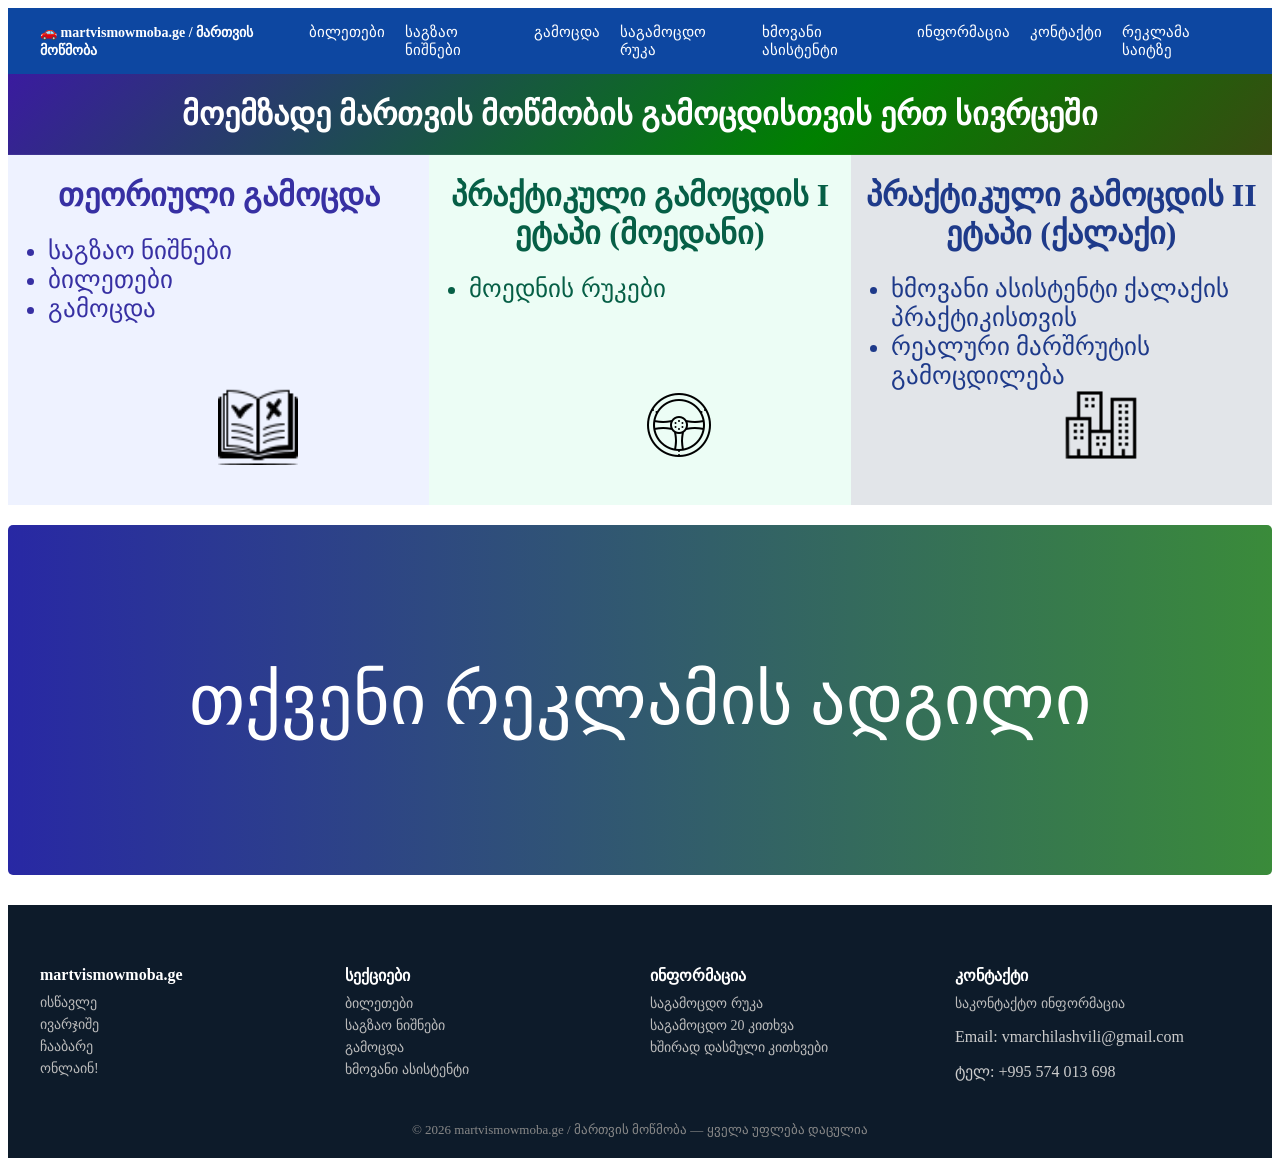
<file: index.html>
<!DOCTYPE html>
<html lang="en">
<head>
    <meta charset="UTF-8">
    <meta name="viewport" content="width=device-width, initial-scale=1.0">
    <title>მართვის მოწმობა - მთავარი გვერდი</title>
    <link rel="stylesheet" href="./drivelicense.css">
    <link rel="stylesheet" href="./mainpage.css">
     <!-- Google tag (gtag.js) -->
<script async src="https://www.googletagmanager.com/gtag/js?id=G-MYMLGFRS6G"></script>
<script>
  window.dataLayer = window.dataLayer || [];
  function gtag(){dataLayer.push(arguments);}
  gtag('js', new Date());

  gtag('config', 'G-MYMLGFRS6G');
</script>
</head>
<body>
  <header class="site-header">
  <div class="header-container">
    <div class="logo">
<a href="./index.html">🚗 martvismowmoba.ge / მართვის მოწმობა</a>
    </div>
    <button class="hamburger" id="hamburger">
      <span></span>
      <span></span>
      <span></span>
    </button>
    <nav class="nav-menu" id="navMenu">
      <a href="biletebi.html">ბილეთები</a>
      <a href="saswavlomasala.html">საგზაო ნიშნები</a>
      <a href="gamocda.html">გამოცდა</a>
      <a href="sagamocdoruka.html">საგამოცდო რუკა</a>
      <a href="aplikacia.html">ხმოვანი ასისტენტი</a>
      <a href="information.html">ინფორმაცია</a>
      <a href="contact.html">კონტაქტი</a>
      <a href="reklamistvis.html">რეკლამა საიტზე</a>
    </nav>
  </div>
</header>
    <div class="top">
  <h1>მოემზადე მართვის მოწმობის გამოცდისთვის ერთ სივრცეში</h1>
</div>
<div class="middle">
  <div class="teoriuli">
    <h1>თეორიული გამოცდა</h1>
    <ul>
      <li>საგზაო ნიშნები</li>
      <li>ბილეთები</li>
      <li>გამოცდა</li>
    </ul>
    <img src="./icons8-rules-book-48.png" alt="">
  </div>
  <div class="praqtikuli-1">
    <h1>პრაქტიკული გამოცდის I ეტაპი (მოედანი)</h1>
    <ul>
      <li>მოედნის რუკები</li>
    </ul>
    <img src="./icons8-steering-wheel-80.png" alt="">
  </div>
  <div class="praqtikuli-2">
    <h1>პრაქტიკული გამოცდის II ეტაპი (ქალაქი)</h1>
    <ul>
      <li>ხმოვანი ასისტენტი ქალაქის პრაქტიკისთვის</li>
      <li>რეალური მარშრუტის გამოცდილება</li>
    </ul>
    <img src="./icons8-city-buildings-50.png" alt="">
  </div>
</div>

  <div class="ads1">
        <p>თქვენი რეკლამის ადგილი</p>
    </div>
    

<footer class="site-footer">

  <div class="footer-container">

    <div class="footer-col">
      <h4>martvismowmoba.ge</h4>
      <a href="">ისწავლე</a>
      <a href="">ივარჯიშე</a>
      <a href="">ჩააბარე</a>
      <a href="">ონლაინ!</a>
      <p></p>
    </div>

    <div class="footer-col">
      <h4>სექციები</h4>
      <a href="biletebi.html">ბილეთები</a>
      <a href="saswavlomasala.html">საგზაო ნიშნები</a>
      <a href="gamocda.html">გამოცდა</a>
      <a href="./aplikacia.html">ხმოვანი ასისტენტი</a>
    </div>

    <div class="footer-col">
      <h4>ინფორმაცია</h4>
      <a href="sagamocdoruka.html">საგამოცდო რუკა</a>
      <a href="./information.html">საგამოცდო 20 კითხვა</a>
      <a href="./information.html">ხშირად დასმული კითხვები</a>
  
    </div>

    <div class="footer-col">
      <h4>კონტაქტი</h4>
      <a href="contact.html">საკონტაქტო ინფორმაცია</a>
      <p>Email: vmarchilashvili@gmail.com</p>
      <p>ტელ: +995 574 013 698</p>
    </div>

  </div>

  <div class="footer-bottom">
    © 2026 martvismowmoba.ge / მართვის მოწმობა  — ყველა უფლება დაცულია
  </div>

</footer>
<script src="./information.js"></script>
</body>
</html>
</file>
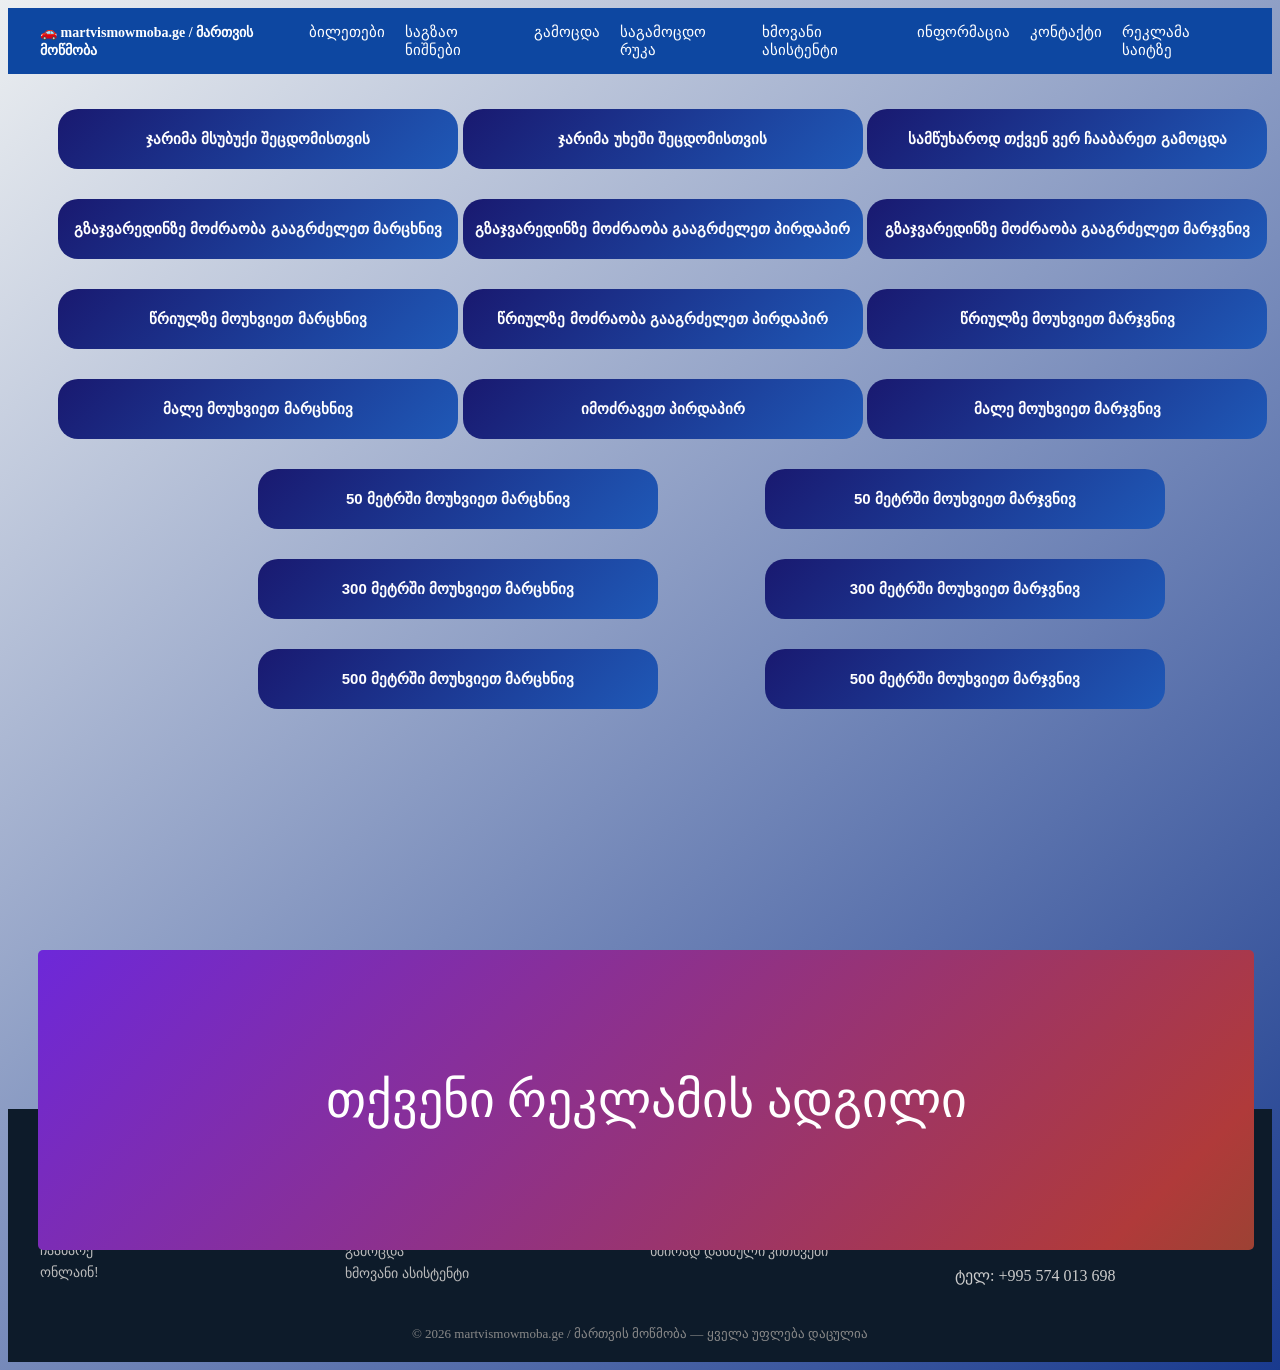
<file: aplikacia.html>
<!DOCTYPE html>
<html lang="en">
<head>
    <meta charset="UTF-8">
    <meta name="viewport" content="width=device-width, initial-scale=1.0">
    <title>მართვის მოწმობა - ხმოვანი ასისტენტი</title>
    <link rel="stylesheet" href="./aplikacia.css">
    <link rel="stylesheet" href="drivelicense.css">
     <!-- Google tag (gtag.js) -->
<script async src="https://www.googletagmanager.com/gtag/js?id=G-MYMLGFRS6G"></script>
<script>
  window.dataLayer = window.dataLayer || [];
  function gtag(){dataLayer.push(arguments);}
  gtag('js', new Date());

  gtag('config', 'G-MYMLGFRS6G');
</script>
</head>
<body>
    <header class="site-header">
  <div class="header-container">
    <div class="logo">
<a href="./index.html">🚗 martvismowmoba.ge / მართვის მოწმობა</a>    </div>
    <button class="hamburger" id="hamburger">
      <span></span>
      <span></span>
      <span></span>
    </button>
    <nav class="nav-menu" id="navMenu">
      <a href="biletebi.html">ბილეთები</a>
      <a href="saswavlomasala.html">საგზაო ნიშნები</a>
      <a href="gamocda.html">გამოცდა</a>
      <a href="sagamocdoruka.html">საგამოცდო რუკა</a>
      <a href="aplikacia.html">ხმოვანი ასისტენტი</a>
      <a href="information.html">ინფორმაცია</a>
      <a href="contact.html">კონტაქტი</a>
      <a href="reklamistvis.html">რეკლამა საიტზე</a>
    </nav>
  </div>
</header>
<div class="main">
    <div class="top">
        <button id="btn1">ჯარიმა მსუბუქი შეცდომისთვის</button>
        <button id="btn2">ჯარიმა უხეში შეცდომისთვის</button>
        <button id="btn3">სამწუხაროდ თქვენ ვერ ჩააბარეთ გამოცდა</button>
    </div>
        <div class="middle">
        <button id="btn4">გზაჯვარედინზე მოძრაობა გააგრძელეთ მარცხნივ</button>
        <button id="btn5">გზაჯვარედინზე მოძრაობა გააგრძელეთ პირდაპირ</button>
        <button id="btn6">გზაჯვარედინზე მოძრაობა გააგრძელეთ მარჯვნივ</button>
        <button id="btn7">წრიულზე მოუხვიეთ მარცხნივ</button>
        <button id="btn8">წრიულზე მოძრაობა გააგრძელეთ პირდაპირ</button>
        <button id="btn9">წრიულზე მოუხვიეთ მარჯვნივ</button>
        <button id="btn10">მალე მოუხვიეთ მარცხნივ</button>
        <button id="btn11">იმოძრავეთ პირდაპირ</button>
        <button id="btn12">მალე მოუხვიეთ მარჯვნივ</button>
        </div>
        <div class="bottom">
            <button id="btn13">50 მეტრში მოუხვიეთ მარცხნივ</button>
        <button id="btn14">50 მეტრში მოუხვიეთ მარჯვნივ</button>
        <button id="btn15">300 მეტრში მოუხვიეთ მარცხნივ</button>
        <button id="btn16">300 მეტრში მოუხვიეთ მარჯვნივ</button>
        <button id="btn17">500 მეტრში მოუხვიეთ მარცხნივ</button>
        <button id="btn18">500 მეტრში მოუხვიეთ მარჯვნივ</button>
        </div>
        
        
</div>
<div class="ads4">
        <p>თქვენი რეკლამის ადგილი</p>
    </div>
    <footer class="site-footer">

  <div class="footer-container">

    <div class="footer-col">
      <h4>martvismowmoba.ge</h4>
      <a href="">ისწავლე</a>
      <a href="">ივარჯიშე</a>
      <a href="">ჩააბარე</a>
      <a href="">ონლაინ!</a>
      <p></p>
    </div>

    <div class="footer-col">
      <h4>სექციები</h4>
      <a href="biletebi.html">ბილეთები</a>
      <a href="saswavlomasala.html">საგზაო ნიშნები</a>
      <a href="gamocda.html">გამოცდა</a>
      <a href="./aplikacia.html">ხმოვანი ასისტენტი</a>
    </div>

    <div class="footer-col">
      <h4>ინფორმაცია</h4>
      <a href="sagamocdoruka.html">საგამოცდო რუკა</a>
      <a href="./information.html">საგამოცდო 20 კითხვა</a>
      <a href="./information.html">ხშირად დასმული კითხვები</a>
  
    </div>

    <div class="footer-col">
      <h4>კონტაქტი</h4>
      <a href="contact.html">საკონტაქტო ინფორმაცია</a>
      <p>Email: vmarchilashvili@gmail.com</p>
      <p>ტელ: +995 574 013 698</p>
    </div>

  </div>

  <div class="footer-bottom">
    © 2026 martvismowmoba.ge / მართვის მოწმობა  — ყველა უფლება დაცულია
  </div>

</footer>
<audio src="./20260228_235252.wav" id="audio1"></audio>
<audio src="./20260228_235245.wav" id="audio2"></audio>
<audio src="./20260228_235238.wav" id="audio3"></audio>
<audio src="./20260228_235230.wav" id="audio4"></audio>
<audio src="./20260228_235222.wav" id="audio5"></audio>
<audio src="./20260228_235213.wav" id="audio6"></audio>
<audio src="./20260228_235206.wav" id="audio7"></audio>
<audio src="./20260228_235158.wav" id="audio8"></audio>
<audio src="./20260228_235151.wav" id="audio9"></audio>
<audio src="./20260228_235144.wav" id="audio10"></audio>
<audio src="./20260228_235137.wav" id="audio11"></audio>
<audio src="./20260228_235130.wav" id="audio12"></audio>
<audio src="./20260228_235122.wav" id="audio13"></audio>
<audio src="./20260228_235115.wav" id="audio14"></audio>
<audio src="./20260228_235108.wav" id="audio15"></audio>
<audio src="./20260228_235101.wav" id="audio16"></audio>
<audio src="./20260228_235054.wav" id="audio17"></audio>
<audio src="./20260228_234813.wav" id="audio18"></audio>
<script src="./aplikacia.js"></script>
</body>
</html>
</file>
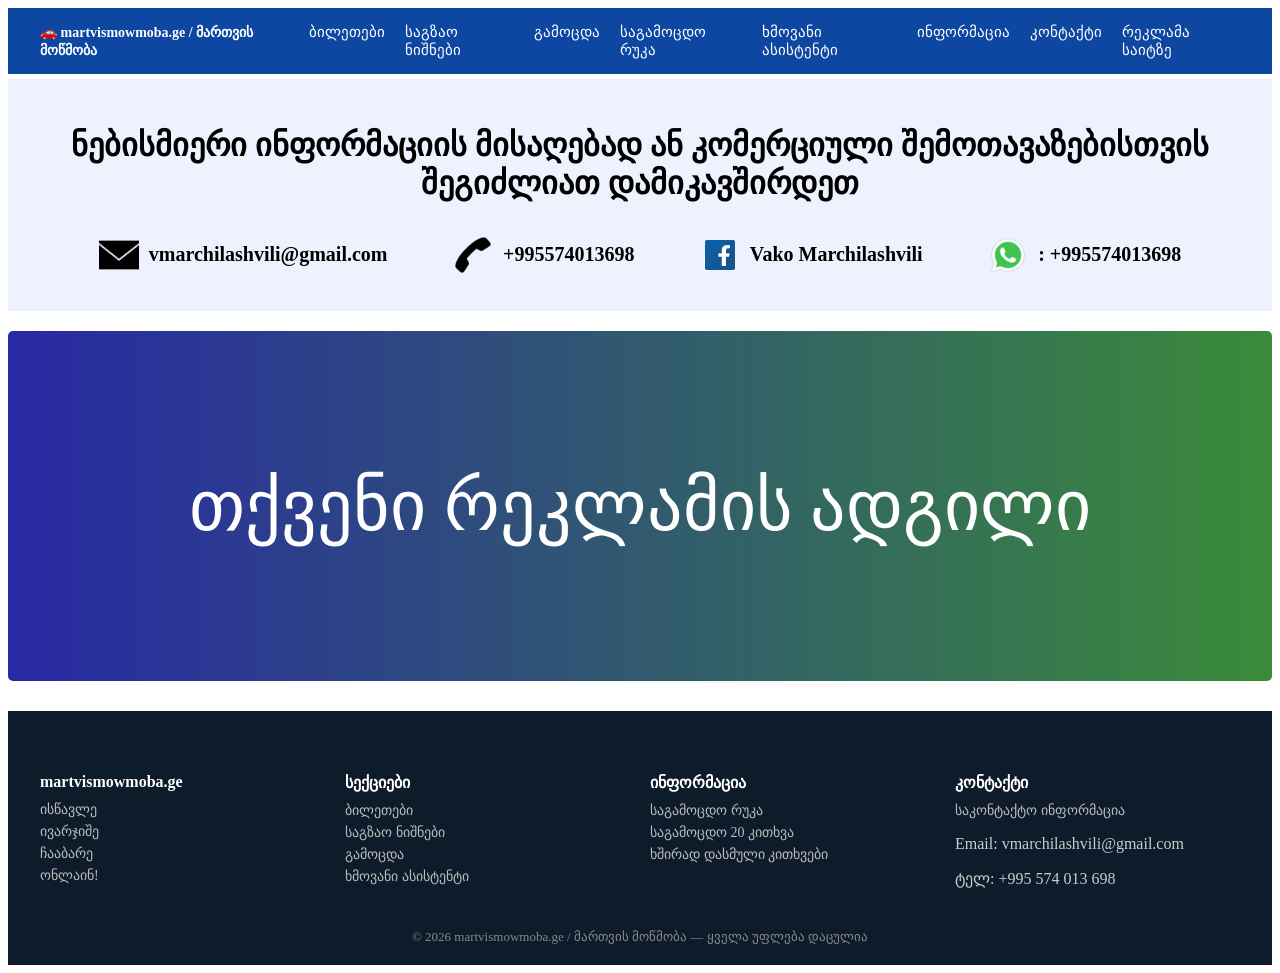
<file: contact.html>
<!DOCTYPE html>
<html lang="en">
<head>
    <meta charset="UTF-8">
    <meta name="viewport" content="width=device-width, initial-scale=1.0">
    <title>მართვის მოწმობა - კონტაქტი</title>
    <link rel="stylesheet" href="./drivelicense.css">
    <link rel="stylesheet" href="./contact.css">
     <!-- Google tag (gtag.js) -->
<script async src="https://www.googletagmanager.com/gtag/js?id=G-MYMLGFRS6G"></script>
<script>
  window.dataLayer = window.dataLayer || [];
  function gtag(){dataLayer.push(arguments);}
  gtag('js', new Date());

  gtag('config', 'G-MYMLGFRS6G');
</script>
</head>
<body>
  <header class="site-header">
  <div class="header-container">
    <div class="logo">
<a href="./index.html">🚗 martvismowmoba.ge / მართვის მოწმობა</a>    </div>
    <button class="hamburger" id="hamburger">
      <span></span>
      <span></span>
      <span></span>
    </button>
    <nav class="nav-menu" id="navMenu">
      <a href="biletebi.html">ბილეთები</a>
      <a href="saswavlomasala.html">საგზაო ნიშნები</a>
      <a href="gamocda.html">გამოცდა</a>
      <a href="sagamocdoruka.html">საგამოცდო რუკა</a>
      <a href="aplikacia.html">ხმოვანი ასისტენტი</a>
      <a href="information.html">ინფორმაცია</a>
      <a href="contact.html">კონტაქტი</a>
      <a href="reklamistvis.html">რეკლამა საიტზე</a>
    </nav>
  </div>
</header>
<div class="sakontaqto">
    <h1>ნებისმიერი ინფორმაციის მისაღებად ან კომერციული შემოთავაზებისთვის შეგიძლიათ დამიკავშირდეთ</h1>
   <div class="sakontaqto-flex">
    <div class="sakontaqto-flex-list">
        <img src="./icons8-email-50.png" alt="">
            <p>vmarchilashvili@gmail.com</p>
    </div>
    <div class="sakontaqto-flex-list">   
        <img src="./icons8-call-50.png" alt="">
         <p>+995574013698</p>
</div>
    <div class="sakontaqto-flex-list">    
        <img src="./icons8-facebook-48.png" alt="">
        <a href="https://www.facebook.com/vako.marchilashvili">Vako Marchilashvili</a>
</div>
    <div class="sakontaqto-flex-list">  
        <img src="./icons8-whatsapp-48.png" alt="">
        <p> : +995574013698</p>
</div>
   </div>
</div>
  <div class="ads1">
        <p>თქვენი რეკლამის ადგილი</p>
    </div>
<footer class="site-footer">

  <div class="footer-container">

    <div class="footer-col">
      <h4>martvismowmoba.ge</h4>
      <a href="">ისწავლე</a>
      <a href="">ივარჯიშე</a>
      <a href="">ჩააბარე</a>
      <a href="">ონლაინ!</a>
      <p></p>
    </div>

    <div class="footer-col">
      <h4>სექციები</h4>
      <a href="biletebi.html">ბილეთები</a>
      <a href="saswavlomasala.html">საგზაო ნიშნები</a>
      <a href="gamocda.html">გამოცდა</a>
      <a href="./aplikacia.html">ხმოვანი ასისტენტი</a>
    </div>

    <div class="footer-col">
      <h4>ინფორმაცია</h4>
      <a href="sagamocdoruka.html">საგამოცდო რუკა</a>
      <a href="./information.html">საგამოცდო 20 კითხვა</a>
      <a href="./information.html">ხშირად დასმული კითხვები</a>
  
    </div>

    <div class="footer-col">
      <h4>კონტაქტი</h4>
      <a href="contact.html">საკონტაქტო ინფორმაცია</a>
      <p>Email: vmarchilashvili@gmail.com</p>
      <p>ტელ: +995 574 013 698</p>
    </div>

  </div>

  <div class="footer-bottom">
    © 2026 martvismowmoba.ge / მართვის მოწმობა  — ყველა უფლება დაცულია
  </div>

</footer>
<script src="./information.js"></script>
</body>
</html>
</file>
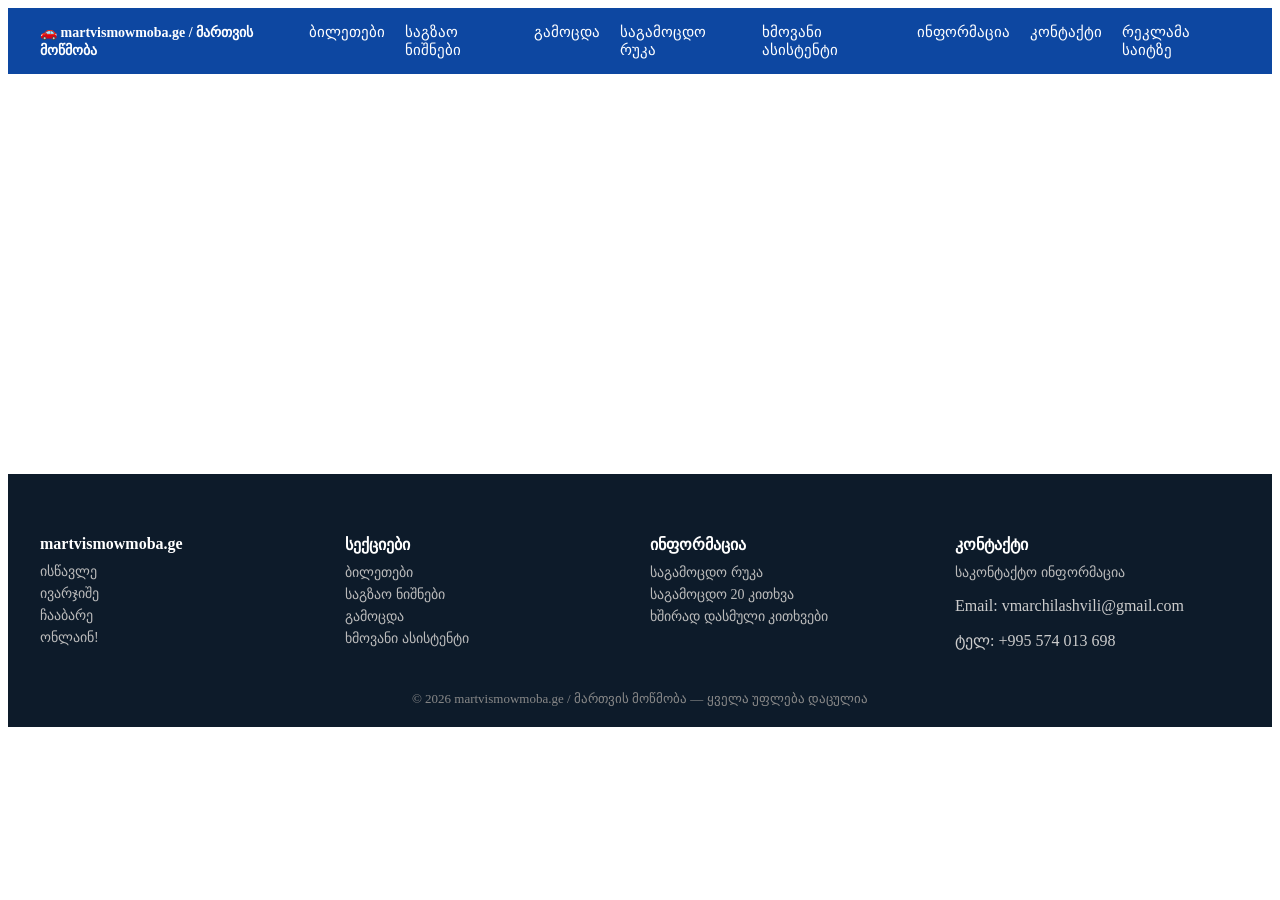
<file: drivelicense.html>
<!DOCTYPE html>
<html lang="en">
<head>
    <meta charset="UTF-8">
    <meta name="viewport" content="width=device-width, initial-scale=1.0">
    <title>მართვის მოწმობა - ჰედერ ფუთერი</title>
    <link rel="stylesheet" href="./drivelicense.css">
     <!-- Google tag (gtag.js) -->
<script async src="https://www.googletagmanager.com/gtag/js?id=G-MYMLGFRS6G"></script>
<script>
  window.dataLayer = window.dataLayer || [];
  function gtag(){dataLayer.push(arguments);}
  gtag('js', new Date());

  gtag('config', 'G-MYMLGFRS6G');
</script>
</head>
<body>
   <header class="site-header">
  <div class="header-container">
    <div class="logo">
      <a href="./index.html">🚗 martvismowmoba.ge / მართვის მოწმობა</a>
    </div>
    <button class="hamburger" id="hamburger">
      <span></span>
      <span></span>
      <span></span>
    </button>
    <nav class="nav-menu" id="navMenu">
      <a href="biletebi.html">ბილეთები</a>
      <a href="saswavlomasala.html">საგზაო ნიშნები</a>
      <a href="gamocda.html">გამოცდა</a>
      <a href="sagamocdoruka.html">საგამოცდო რუკა</a>
      <a href="aplikacia.html">ხმოვანი ასისტენტი</a>
      <a href="information.html">ინფორმაცია</a>
      <a href="contact.html">კონტაქტი</a>
      <a href="reklamistvis.html">რეკლამა საიტზე</a>
    </nav>
  </div>
</header>

<footer class="site-footer">

  <div class="footer-container">

    <div class="footer-col">
      <h4>martvismowmoba.ge</h4>
      <a href="">ისწავლე</a>
      <a href="">ივარჯიშე</a>
      <a href="">ჩააბარე</a>
      <a href="">ონლაინ!</a>
      <p></p>
    </div>

    <div class="footer-col">
      <h4>სექციები</h4>
      <a href="biletebi.html">ბილეთები</a>
      <a href="saswavlomasala.html">საგზაო ნიშნები</a>
      <a href="gamocda.html">გამოცდა</a>
      <a href="./aplikacia.html">ხმოვანი ასისტენტი</a>
    </div>

    <div class="footer-col">
      <h4>ინფორმაცია</h4>
      <a href="sagamocdoruka.html">საგამოცდო რუკა</a>
      <a href="./information.html">საგამოცდო 20 კითხვა</a>
      <a href="./information.html">ხშირად დასმული კითხვები</a>
  
    </div>

    <div class="footer-col">
      <h4>კონტაქტი</h4>
      <a href="contact.html">საკონტაქტო ინფორმაცია</a>
      <p>Email: vmarchilashvili@gmail.com</p>
      <p>ტელ: +995 574 013 698</p>
    </div>

  </div>

  <div class="footer-bottom">
    © 2026 martvismowmoba.ge / მართვის მოწმობა  — ყველა უფლება დაცულია
  </div>

</footer>
</body>
</html>
</file>
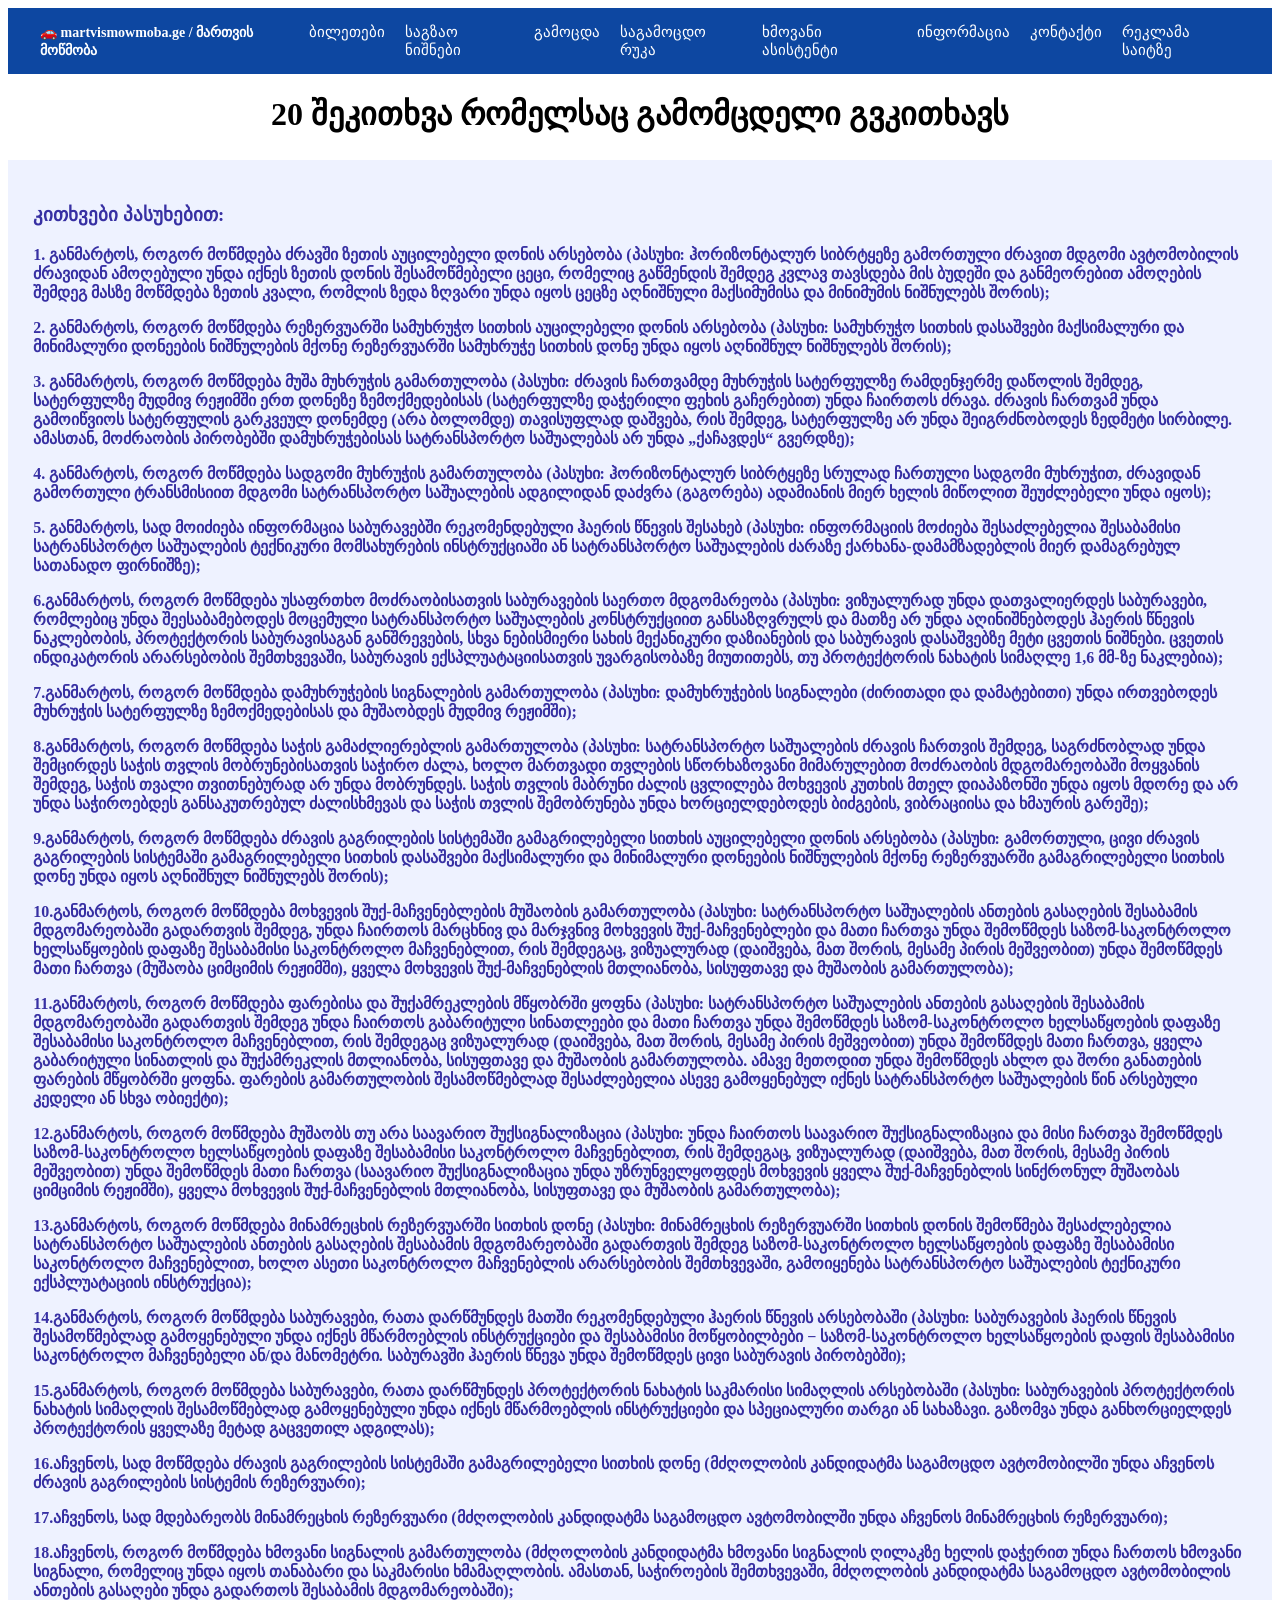
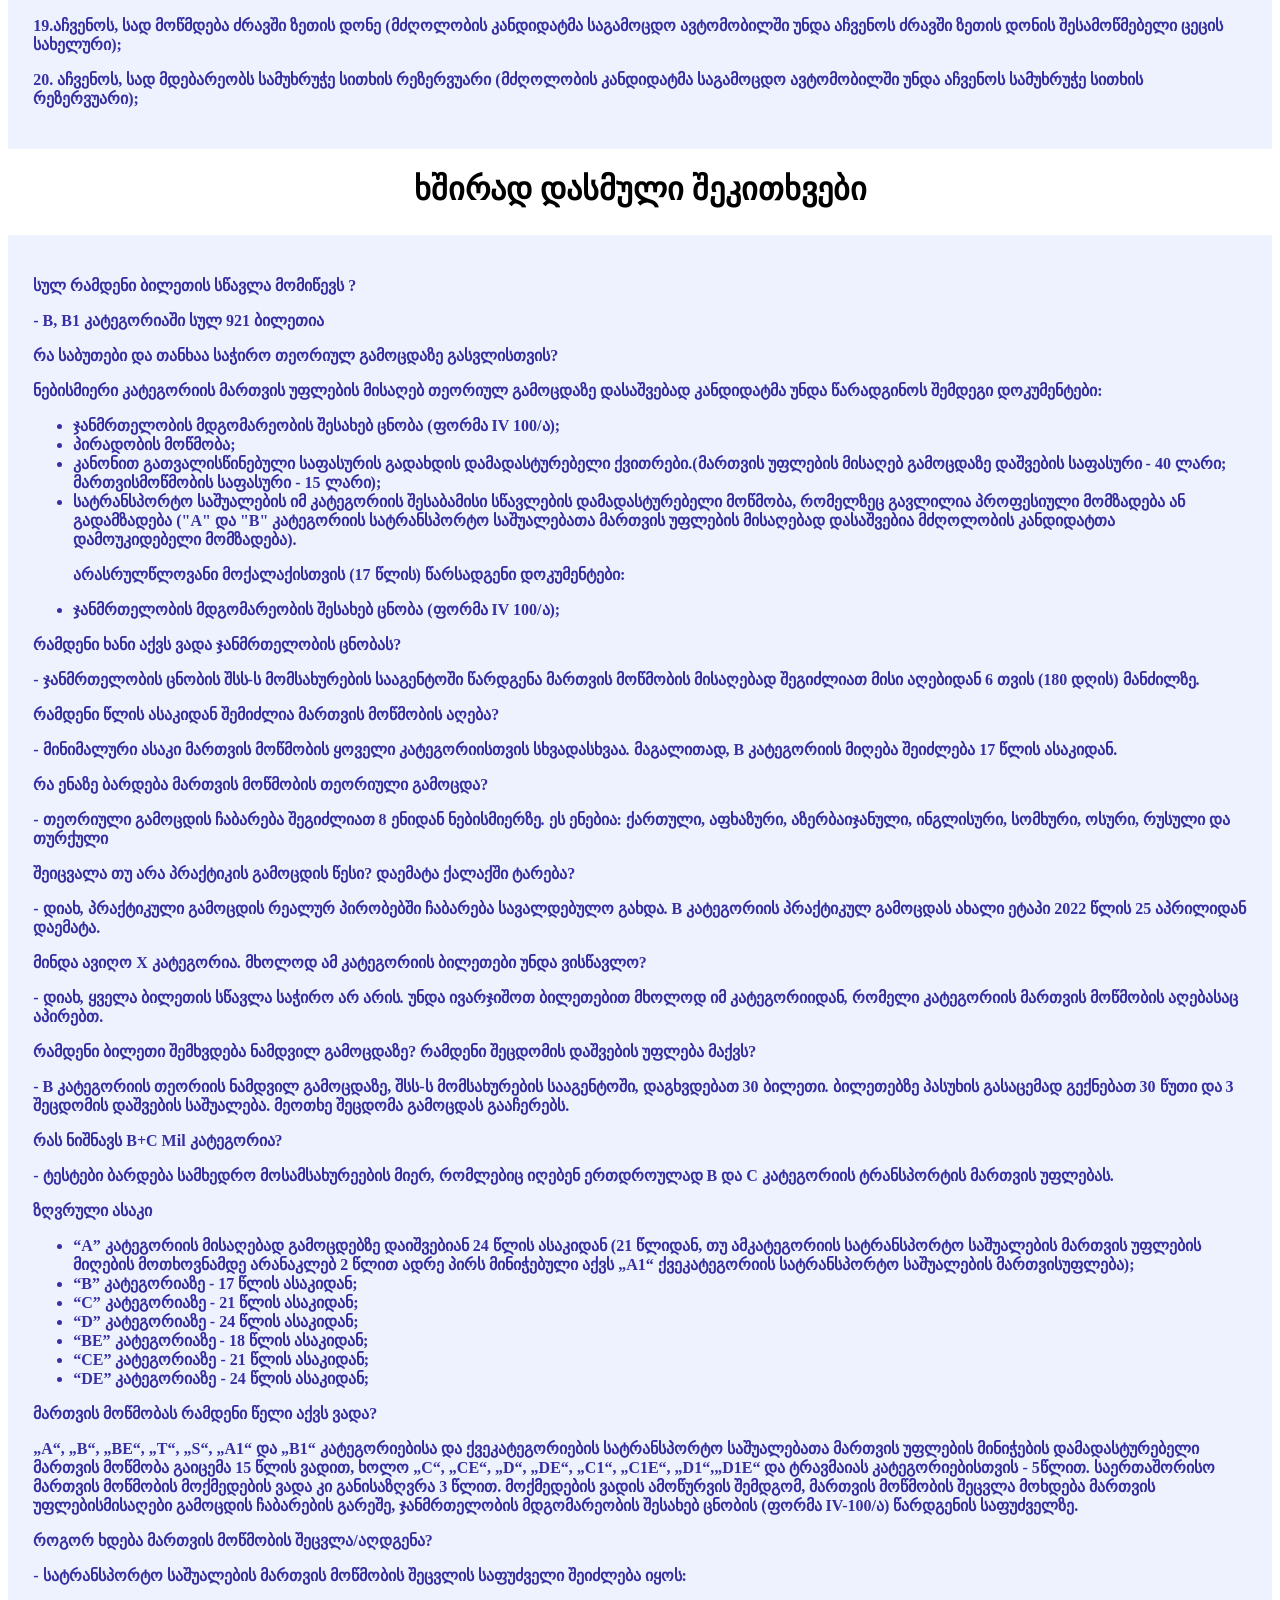
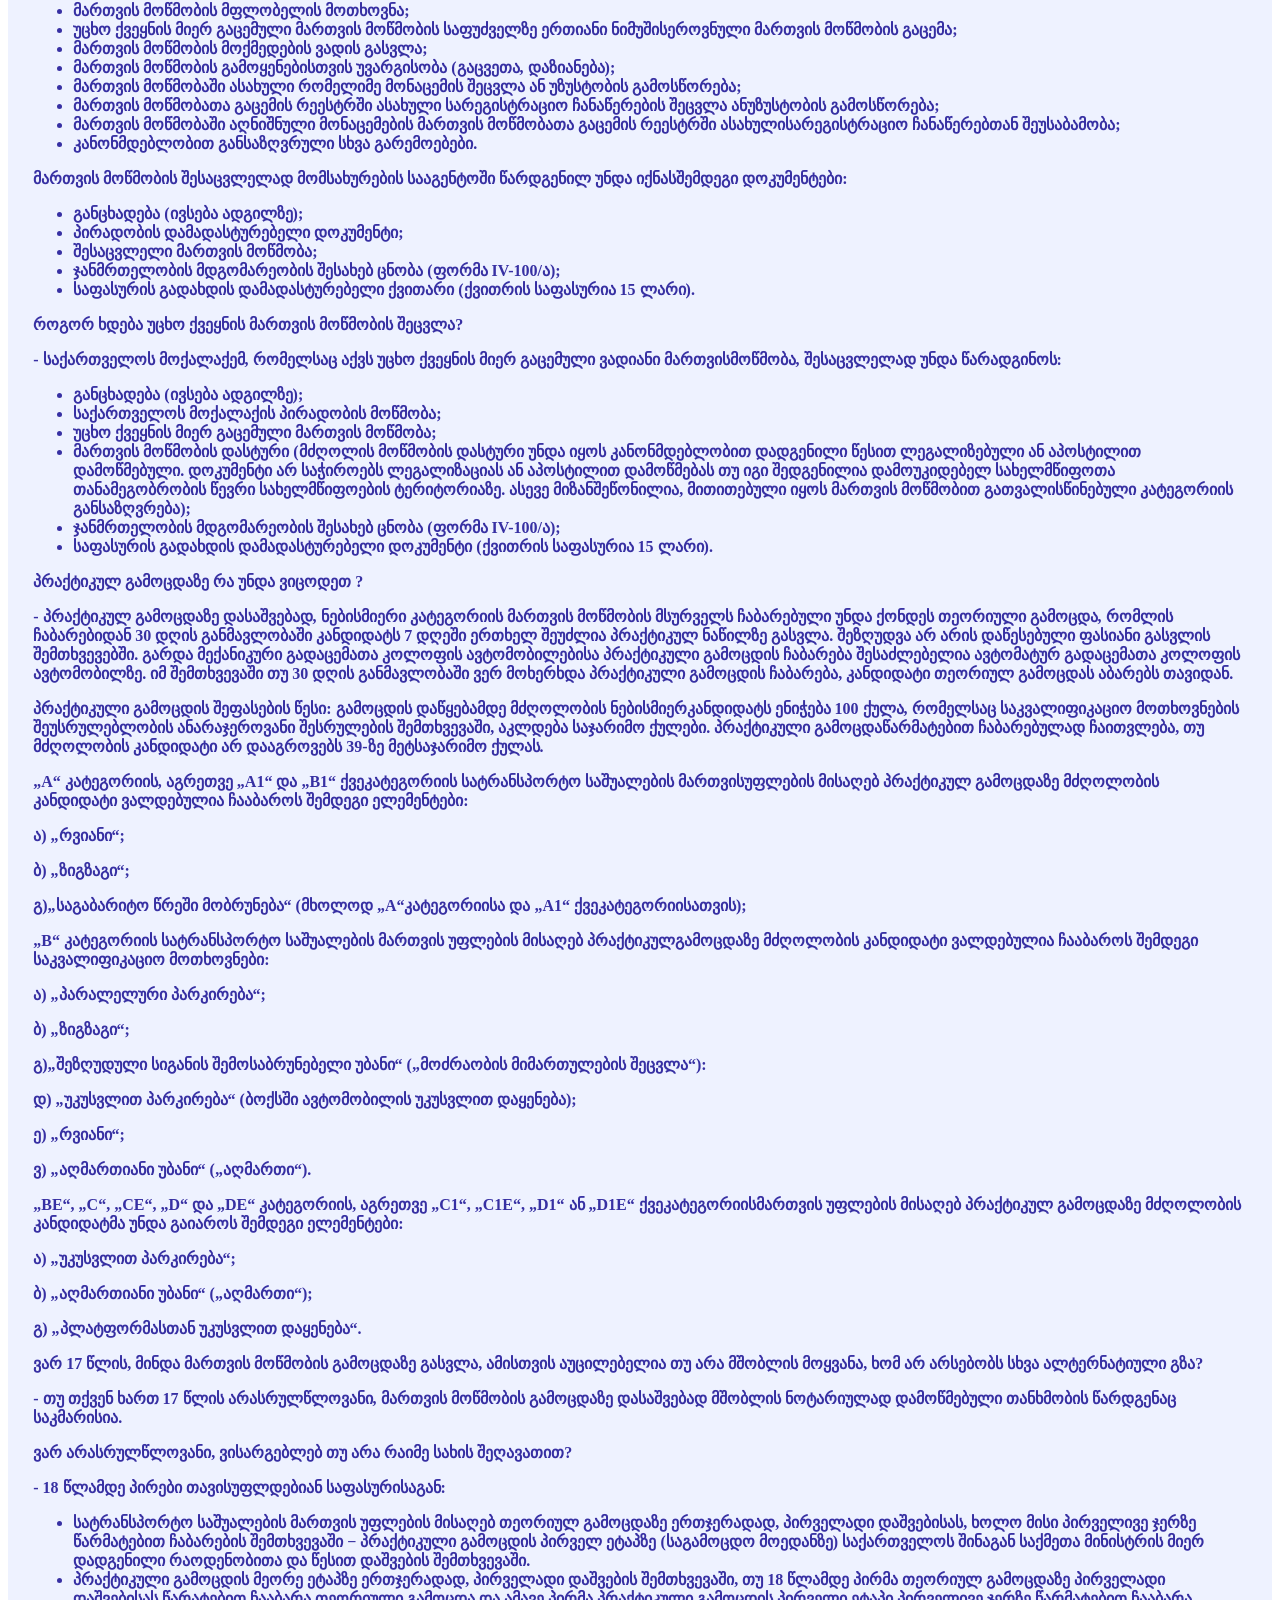
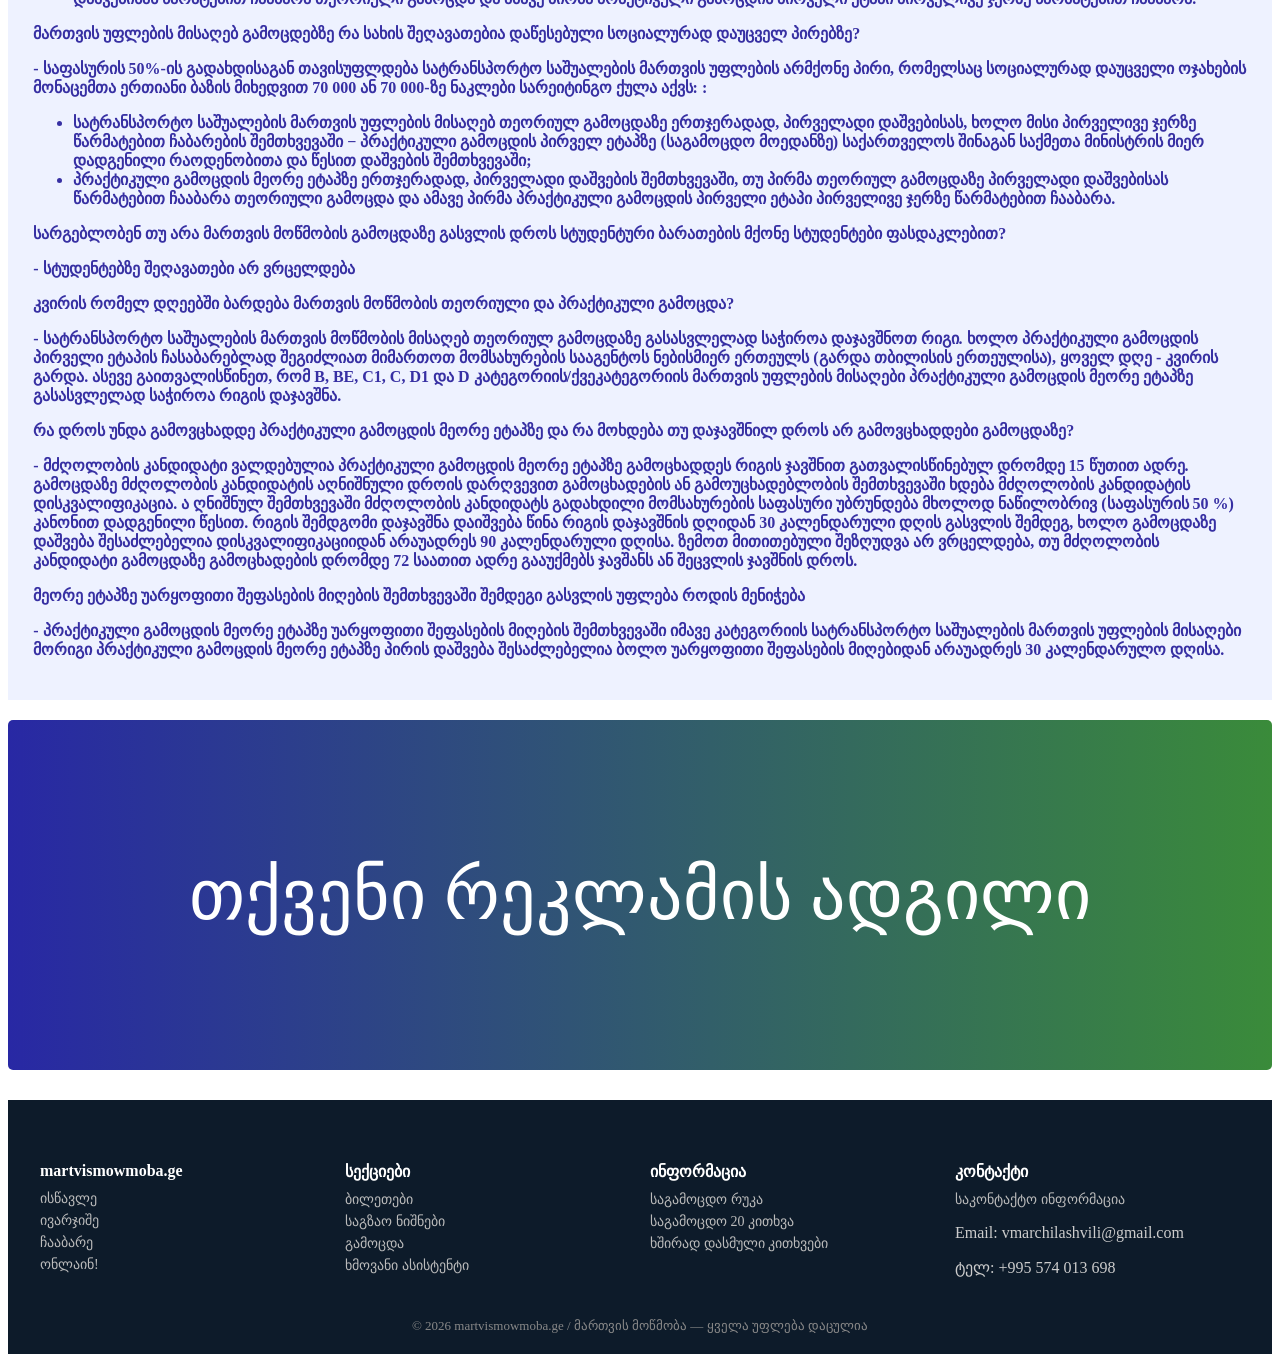
<file: information.html>
<!DOCTYPE html>
<html lang="en">
<head>
    <meta charset="UTF-8">
    <meta name="viewport" content="width=device-width, initial-scale=1.0">
    <title>მართვის მოწმობა - ინფორმაცია</title>
    <link rel="stylesheet" href="./drivelicense.css">
    <link rel="stylesheet" href="./information.css">
     <!-- Google tag (gtag.js) -->
<script async src="https://www.googletagmanager.com/gtag/js?id=G-MYMLGFRS6G"></script>
<script>
  window.dataLayer = window.dataLayer || [];
  function gtag(){dataLayer.push(arguments);}
  gtag('js', new Date());

  gtag('config', 'G-MYMLGFRS6G');
</script>
</head>
<body>
    <header class="site-header">
  <div class="header-container">
    <div class="logo">
<a href="./index.html">🚗 martvismowmoba.ge / მართვის მოწმობა</a>    </div>
    <button class="hamburger" id="hamburger">
      <span></span>
      <span></span>
      <span></span>
    </button>
    <nav class="nav-menu" id="navMenu">
      <a href="biletebi.html">ბილეთები</a>
      <a href="saswavlomasala.html">საგზაო ნიშნები</a>
      <a href="gamocda.html">გამოცდა</a>
      <a href="sagamocdoruka.html">საგამოცდო რუკა</a>
      <a href="aplikacia.html">ხმოვანი ასისტენტი</a>
      <a href="information.html">ინფორმაცია</a>
      <a href="contact.html">კონტაქტი</a>
      <a href="reklamistvis.html">რეკლამა საიტზე</a>
    </nav>
  </div>
</header>
<div class="moedani">
    <h1>20 შეკითხვა რომელსაც გამომცდელი გვკითხავს</h1>
</div>
<div class="middle">
  <div class="kitxvebi-20">
    <h3>კითხვები პასუხებით:</h3>
    <p>1. განმარტოს, როგორ მოწმდება ძრავში ზეთის აუცილებელი დონის არსებობა (პასუხი: ჰორიზონტალურ სიბრტყეზე გამორთული ძრავით მდგომი ავტომობილის ძრავიდან ამოღებული უნდა იქნეს ზეთის დონის შესამოწმებელი ცეცი, რომელიც გაწმენდის შემდეგ კვლავ თავსდება მის ბუდეში და განმეორებით ამოღების შემდეგ მასზე მოწმდება ზეთის კვალი, რომლის ზედა ზღვარი უნდა იყოს ცეცზე აღნიშნული მაქსიმუმისა და მინიმუმის ნიშნულებს შორის);

</p>
    <p>2. განმარტოს, როგორ მოწმდება რეზერვუარში სამუხრუჭო სითხის აუცილებელი დონის არსებობა (პასუხი: სამუხრუჭო სითხის დასაშვები მაქსიმალური და მინიმალური დონეების ნიშნულების მქონე რეზერვუარში სამუხრუჭე სითხის დონე უნდა იყოს აღნიშნულ ნიშნულებს შორის);

</p>
    <p>3. განმარტოს, როგორ მოწმდება მუშა მუხრუჭის გამართულობა (პასუხი: ძრავის ჩართვამდე მუხრუჭის სატერფულზე რამდენჯერმე დაწოლის შემდეგ, სატერფულზე მუდმივ რეჟიმში ერთ დონეზე ზემოქმედებისას (სატერფულზე დაჭერილი ფეხის გაჩერებით) უნდა ჩაირთოს ძრავა. ძრავის ჩართვამ უნდა გამოიწვიოს სატერფულის გარკვეულ დონემდე (არა ბოლომდე) თავისუფლად დაშვება, რის შემდეგ, სატერფულზე არ უნდა შეიგრძნობოდეს ზედმეტი სირბილე. ამასთან, მოძრაობის პირობებში დამუხრუჭებისას სატრანსპორტო საშუალებას არ უნდა „ქაჩავდეს“ გვერდზე);

</p>
    <p>4. განმარტოს, როგორ მოწმდება სადგომი მუხრუჭის გამართულობა (პასუხი: ჰორიზონტალურ სიბრტყეზე სრულად ჩართული სადგომი მუხრუჭით, ძრავიდან გამორთული ტრანსმისიით მდგომი სატრანსპორტო საშუალების ადგილიდან დაძვრა (გაგორება) ადამიანის მიერ ხელის მიწოლით შეუძლებელი უნდა იყოს);

</p>
    <p>5. განმარტოს, სად მოიძიება ინფორმაცია საბურავებში რეკომენდებული ჰაერის წნევის შესახებ (პასუხი: ინფორმაციის მოძიება შესაძლებელია შესაბამისი სატრანსპორტო საშუალების ტექნიკური მომსახურების ინსტრუქციაში ან სატრანსპორტო საშუალების ძარაზე ქარხანა-დამამზადებლის მიერ დამაგრებულ სათანადო ფირნიშზე);

</p>
    <p>6.განმარტოს, როგორ მოწმდება უსაფრთხო მოძრაობისათვის საბურავების საერთო მდგომარეობა (პასუხი: ვიზუალურად უნდა დათვალიერდეს საბურავები, რომლებიც უნდა შეესაბამებოდეს მოცემული სატრანსპორტო საშუალების კონსტრუქციით განსაზღვრულს და მათზე არ უნდა აღინიშნებოდეს ჰაერის წნევის ნაკლებობის, პროტექტორის საბურავისაგან განშრევების, სხვა ნებისმიერი სახის მექანიკური დაზიანების და საბურავის დასაშვებზე მეტი ცვეთის ნიშნები. ცვეთის ინდიკატორის არარსებობის შემთხვევაში, საბურავის ექსპლუატაციისათვის უვარგისობაზე მიუთითებს, თუ პროტექტორის ნახატის სიმაღლე 1,6 მმ-ზე ნაკლებია);

</p>
    <p>7.განმარტოს, როგორ მოწმდება დამუხრუჭების სიგნალების გამართულობა (პასუხი: დამუხრუჭების სიგნალები (ძირითადი და დამატებითი) უნდა ირთვებოდეს მუხრუჭის სატერფულზე ზემოქმედებისას და მუშაობდეს მუდმივ რეჟიმში);

</p>
    <p>8.განმარტოს, როგორ მოწმდება საჭის გამაძლიერებლის გამართულობა (პასუხი: სატრანსპორტო საშუალების ძრავის ჩართვის შემდეგ, საგრძნობლად უნდა შემცირდეს საჭის თვლის მობრუნებისათვის საჭირო ძალა, ხოლო მართვადი თვლების სწორხაზოვანი მიმარულებით მოძრაობის მდგომარეობაში მოყვანის შემდეგ, საჭის თვალი თვითნებურად არ უნდა მობრუნდეს. საჭის თვლის მაბრუნი ძალის ცვლილება მოხვევის კუთხის მთელ დიაპაზონში უნდა იყოს მდორე და არ უნდა საჭიროებდეს განსაკუთრებულ ძალისხმევას და საჭის თვლის შემობრუნება უნდა ხორციელდებოდეს ბიძგების, ვიბრაციისა და ხმაურის გარეშე);

</p>
    <p>9.განმარტოს, როგორ მოწმდება ძრავის გაგრილების სისტემაში გამაგრილებელი სითხის აუცილებელი დონის არსებობა (პასუხი: გამორთული, ცივი ძრავის გაგრილების სისტემაში გამაგრილებელი სითხის დასაშვები მაქსიმალური და მინიმალური დონეების ნიშნულების მქონე რეზერვუარში გამაგრილებელი სითხის დონე უნდა იყოს აღნიშნულ ნიშნულებს შორის);

</p>
    <p>10.განმარტოს, როგორ მოწმდება მოხვევის შუქ-მაჩვენებლების მუშაობის გამართულობა (პასუხი: სატრანსპორტო საშუალების ანთების გასაღების შესაბამის მდგომარეობაში გადართვის შემდეგ, უნდა ჩაირთოს მარცხნივ და მარჯვნივ მოხვევის შუქ-მაჩვენებლები და მათი ჩართვა უნდა შემოწმდეს საზომ-საკონტროლო ხელსაწყოების დაფაზე შესაბამისი საკონტროლო მაჩვენებლით, რის შემდეგაც, ვიზუალურად (დაიშვება, მათ შორის, მესამე პირის მეშვეობით) უნდა შემოწმდეს მათი ჩართვა (მუშაობა ციმციმის რეჟიმში), ყველა მოხვევის შუქ-მაჩვენებლის მთლიანობა, სისუფთავე და მუშაობის გამართულობა);

</p>
    <p>11.განმარტოს, როგორ მოწმდება ფარებისა და შუქამრეკლების მწყობრში ყოფნა (პასუხი: სატრანსპორტო საშუალების ანთების გასაღების შესაბამის მდგომარეობაში გადართვის შემდეგ უნდა ჩაირთოს გაბარიტული სინათლეები და მათი ჩართვა უნდა შემოწმდეს საზომ-საკონტროლო ხელსაწყოების დაფაზე შესაბამისი საკონტროლო მაჩვენებლით, რის შემდეგაც ვიზუალურად (დაიშვება, მათ შორის, მესამე პირის მეშვეობით) უნდა შემოწმდეს მათი ჩართვა, ყველა გაბარიტული სინათლის და შუქამრეკლის მთლიანობა, სისუფთავე და მუშაობის გამართულობა. ამავე მეთოდით უნდა შემოწმდეს ახლო და შორი განათების ფარების მწყობრში ყოფნა. ფარების გამართულობის შესამოწმებლად შესაძლებელია ასევე გამოყენებულ იქნეს სატრანსპორტო საშუალების წინ არსებული კედელი ან სხვა ობიექტი);

</p>
    <p>12.განმარტოს, როგორ მოწმდება მუშაობს თუ არა საავარიო შუქსიგნალიზაცია (პასუხი: უნდა ჩაირთოს საავარიო შუქსიგნალიზაცია და მისი ჩართვა შემოწმდეს საზომ-საკონტროლო ხელსაწყოების დაფაზე შესაბამისი საკონტროლო მაჩვენებლით, რის შემდეგაც, ვიზუალურად (დაიშვება, მათ შორის, მესამე პირის მეშვეობით) უნდა შემოწმდეს მათი ჩართვა (საავარიო შუქსიგნალიზაცია უნდა უზრუნველყოფდეს მოხვევის ყველა შუქ-მაჩვენებლის სინქრონულ მუშაობას ციმციმის რეჟიმში), ყველა მოხვევის შუქ-მაჩვენებლის მთლიანობა, სისუფთავე და მუშაობის გამართულობა);

</p>
    <p>13.განმარტოს, როგორ მოწმდება მინამრეცხის რეზერვუარში სითხის დონე (პასუხი: მინამრეცხის რეზერვუარში სითხის დონის შემოწმება შესაძლებელია სატრანსპორტო საშუალების ანთების გასაღების შესაბამის მდგომარეობაში გადართვის შემდეგ საზომ-საკონტროლო ხელსაწყოების დაფაზე შესაბამისი საკონტროლო მაჩვენებლით, ხოლო ასეთი საკონტროლო მაჩვენებლის არარსებობის შემთხვევაში, გამოიყენება სატრანსპორტო საშუალების ტექნიკური ექსპლუატაციის ინსტრუქცია);

</p>
    <p>14.განმარტოს, როგორ მოწმდება საბურავები, რათა დარწმუნდეს მათში რეკომენდებული ჰაერის წნევის არსებობაში (პასუხი: საბურავების ჰაერის წნევის შესამოწმებლად გამოყენებული უნდა იქნეს მწარმოებლის ინსტრუქციები და შესაბამისი მოწყობილბები − საზომ-საკონტროლო ხელსაწყოების დაფის შესაბამისი საკონტროლო მაჩვენებელი ან/და მანომეტრი. საბურავში ჰაერის წნევა უნდა შემოწმდეს ცივი საბურავის პირობებში);

</p>
    <p>15.განმარტოს, როგორ მოწმდება საბურავები, რათა დარწმუნდეს პროტექტორის ნახატის საკმარისი სიმაღლის არსებობაში (პასუხი: საბურავების პროტექტორის ნახატის სიმაღლის შესამოწმებლად გამოყენებული უნდა იქნეს მწარმოებლის ინსტრუქციები და სპეციალური თარგი ან სახაზავი. გაზომვა უნდა განხორციელდეს პროტექტორის ყველაზე მეტად გაცვეთილ ადგილას);

</p>
    <p>16.აჩვენოს, სად მოწმდება ძრავის გაგრილების სისტემაში გამაგრილებელი სითხის დონე (მძღოლობის კანდიდატმა საგამოცდო ავტომობილში უნდა აჩვენოს ძრავის გაგრილების სისტემის რეზერვუარი);

</p>
    <p>17.აჩვენოს, სად მდებარეობს მინამრეცხის რეზერვუარი (მძღოლობის კანდიდატმა საგამოცდო ავტომობილში უნდა აჩვენოს მინამრეცხის რეზერვუარი);

</p>
    <p>18.აჩვენოს, როგორ მოწმდება ხმოვანი სიგნალის გამართულობა (მძღოლობის კანდიდატმა ხმოვანი სიგნალის ღილაკზე ხელის დაჭერით უნდა ჩართოს ხმოვანი სიგნალი, რომელიც უნდა იყოს თანაბარი და საკმარისი ხმამაღლობის. ამასთან, საჭიროების შემთხვევაში, მძღოლობის კანდიდატმა საგამოცდო ავტომობილის ანთების გასაღები უნდა გადართოს შესაბამის მდგომარეობაში);

</p>
    <p>19.აჩვენოს, სად მოწმდება ძრავში ზეთის დონე (მძღოლობის კანდიდატმა საგამოცდო ავტომობილში უნდა აჩვენოს ძრავში ზეთის დონის შესამოწმებელი ცეცის სახელური);

</p>
    <p>20. აჩვენოს, სად მდებარეობს სამუხრუჭე სითხის რეზერვუარი (მძღოლობის კანდიდატმა საგამოცდო ავტომობილში უნდა აჩვენოს სამუხრუჭე სითხის რეზერვუარი);

</p>
    </div>
  </div>
<div class="bottom">
    <div class="frequently-question">
    <h1>ხშირად დასმული შეკითხვები</h1>
</div>
<div class="frequently-question-list">
    <p>სულ რამდენი ბილეთის სწავლა მომიწევს ?</p>
    <p>- B, B1 კატეგორიაში სულ 921 ბილეთია</p>
    <p>რა საბუთები და თანხაა საჭირო თეორიულ გამოცდაზე გასვლისთვის?
</p>
    <p><p>ნებისმიერი კატეგორიის მართვის უფლების მისაღებ თეორიულ გამოცდაზე დასაშვებად კანდიდატმა უნდა წარადგინოს შემდეგი დოკუმენტები:

</p>
<ul>
    <li>ჯანმრთელობის მდგომარეობის შესახებ ცნობა (ფორმა IV 100/ა);</li>
    <li>პირადობის მოწმობა;
</li>
    <li>კანონით გათვალისწინებული საფასურის გადახდის დამადასტურებელი ქვითრები.(მართვის უფლების მისაღებ გამოცდაზე დაშვების საფასური - 40 ლარი; მართვისმოწმობის საფასური - 15 ლარი);
</li>
    <li>სატრანსპორტო საშუალების იმ კატეგორიის შესაბამისი სწავლების დამადასტურებელი მოწმობა, რომელზეც გავლილია პროფესიული მომზადება ან გადამზადება ("A" და "B" კატეგორიის სატრანსპორტო საშუალებათა მართვის უფლების მისაღებად დასაშვებია მძღოლობის კანდიდატთა დამოუკიდებელი მომზადება).    
</li>
<p> არასრულწლოვანი მოქალაქისთვის  (17 წლის) წარსადგენი დოკუმენტები:

</p>
    <li>ჯანმრთელობის მდგომარეობის შესახებ ცნობა (ფორმა IV 100/ა);
</li>
</ul>
</p>
<p>რამდენი ხანი აქვს ვადა ჯანმრთელობის ცნობას?</p>
<p> - ჯანმრთელობის ცნობის შსს-ს მომსახურების სააგენტოში წარდგენა მართვის მოწმობის მისაღებად შეგიძლიათ მისი აღებიდან 6 თვის (180 დღის) მანძილზე.</p>
<p>რამდენი წლის ასაკიდან შემიძლია მართვის მოწმობის აღება?</p>
<p> - მინიმალური ასაკი მართვის მოწმობის ყოველი კატეგორიისთვის სხვადასხვაა. მაგალითად, B კატეგორიის მიღება შეიძლება 17 წლის ასაკიდან.</p>
<p>რა ენაზე ბარდება მართვის მოწმობის თეორიული გამოცდა?</p>
<p> - თეორიული გამოცდის ჩაბარება შეგიძლიათ 8 ენიდან ნებისმიერზე. ეს ენებია: ქართული, აფხაზური, აზერბაიჯანული, ინგლისური, სომხური, ოსური, რუსული და თურქული</p>
<p>შეიცვალა თუ არა პრაქტიკის გამოცდის წესი? დაემატა ქალაქში ტარება?</p>
<p> - დიახ, პრაქტიკული გამოცდის რეალურ პირობებში ჩაბარება სავალდებულო გახდა. B კატეგორიის პრაქტიკულ გამოცდას ახალი ეტაპი 2022 წლის 25 აპრილიდან დაემატა.</p>
<p>მინდა ავიღო X კატეგორია. მხოლოდ ამ კატეგორიის ბილეთები უნდა ვისწავლო?</p>
<p> - დიახ, ყველა ბილეთის სწავლა საჭირო არ არის. უნდა ივარჯიშოთ ბილეთებით მხოლოდ იმ კატეგორიიდან, რომელი კატეგორიის მართვის მოწმობის აღებასაც აპირებთ.</p>
<p>რამდენი ბილეთი შემხვდება ნამდვილ გამოცდაზე? რამდენი შეცდომის დაშვების უფლება მაქვს?</p>
<p> - B კატეგორიის თეორიის ნამდვილ გამოცდაზე, შსს-ს მომსახურების სააგენტოში, დაგხვდებათ 30 ბილეთი. ბილეთებზე პასუხის გასაცემად გექნებათ 30 წუთი და 3 შეცდომის დაშვების საშუალება. მეოთხე შეცდომა გამოცდას გააჩერებს.</p>
<p>რას ნიშნავს B+C Mil კატეგორია?</p>
<p> - ტესტები ბარდება სამხედრო მოსამსახურეების მიერ, რომლებიც იღებენ ერთდროულად B და C კატეგორიის ტრანსპორტის მართვის უფლებას.</p>
<p>ზღვრული ასაკი</p>
<p>
    <ul>
        <li>“A” კატეგორიის მისაღებად გამოცდებზე დაიშვებიან 24 წლის ასაკიდან (21 წლიდან, თუ ამკატეგორიის სატრანსპორტო საშუალების მართვის უფლების მიღების მოთხოვნამდე არანაკლებ 2 წლით ადრე პირს მინიჭებული აქვს „A1“ ქვეკატეგორიის სატრანსპორტო საშუალების მართვისუფლება);</li>
        <li>“B” კატეგორიაზე - 17 წლის ასაკიდან;</li>
        <li>“C” კატეგორიაზე - 21 წლის ასაკიდან;</li>
        <li>“D” კატეგორიაზე - 24 წლის ასაკიდან;</li>
        <li>“BE” კატეგორიაზე  - 18 წლის ასაკიდან;</li>
        <li>“CE” კატეგორიაზე -  21 წლის ასაკიდან;</li>
        <li>“DE” კატეგორიაზე - 24 წლის ასაკიდან;</li>
    </ul>
</p>
<p>მართვის მოწმობას რამდენი წელი აქვს ვადა?</p>
<p>  „A“, „B“, „BE“, „T“, „S“, „A1“ და „B1“ კატეგორიებისა და ქვეკატეგორიების სატრანსპორტო საშუალებათა მართვის უფლების მინიჭების დამადასტურებელი მართვის მოწმობა გაიცემა 15 წლის ვადით, ხოლო „C“, „CE“, „D“, „DE“, „C1“, „C1E“, „D1“,„D1E“  და ტრავმაიას კატეგორიებისთვის - 5წლით. საერთაშორისო მართვის მოწმობის მოქმედების ვადა კი განისაზღვრა 3 წლით. მოქმედების ვადის ამოწურვის შემდგომ, მართვის მოწმობის შეცვლა მოხდება მართვის უფლებისმისაღები გამოცდის ჩაბარების გარეშე, ჯანმრთელობის მდგომარეობის შესახებ ცნობის (ფორმა IV-100/ა) წარდგენის საფუძველზე.</p>
<p>როგორ ხდება მართვის მოწმობის შეცვლა/აღდგენა?</p>
<p> - სატრანსპორტო საშუალების მართვის მოწმობის შეცვლის საფუძველი შეიძლება იყოს: <ul>
    <li>მართვის მოწმობის მფლობელის მოთხოვნა;</li>
    <li>უცხო ქვეყნის მიერ გაცემული მართვის მოწმობის საფუძველზე ერთიანი ნიმუშისეროვნული მართვის მოწმობის გაცემა;</li>
    <li>მართვის მოწმობის მოქმედების ვადის გასვლა;</li>
    <li>მართვის მოწმობის გამოყენებისთვის უვარგისობა (გაცვეთა, დაზიანება);</li>
    <li>მართვის მოწმობაში ასახული რომელიმე მონაცემის შეცვლა ან უზუსტობის გამოსწორება;</li>
    <li>მართვის მოწმობათა გაცემის რეესტრში ასახული სარეგისტრაციო ჩანაწერების შეცვლა ანუზუსტობის გამოსწორება;</li>
    <li>მართვის მოწმობაში აღნიშნული მონაცემების მართვის მოწმობათა გაცემის რეესტრში ასახულისარეგისტრაციო ჩანაწერებთან შეუსაბამობა;</li>
    <li>კანონმდებლობით განსაზღვრული სხვა გარემოებები.</li>
</ul></p>
<p>მართვის მოწმობის შესაცვლელად მომსახურების სააგენტოში წარდგენილ უნდა იქნასშემდეგი დოკუმენტები:</p>
<p><ul>
    <li>განცხადება (ივსება ადგილზე);</li>
    <li>პირადობის დამადასტურებელი დოკუმენტი;</li>
    <li>შესაცვლელი მართვის მოწმობა;</li>
    <li>ჯანმრთელობის მდგომარეობის შესახებ ცნობა (ფორმა IV-100/ა);</li>
    <li>საფასურის გადახდის დამადასტურებელი ქვითარი (ქვითრის საფასურია 15 ლარი).</li>
</ul></p>
<p>როგორ ხდება უცხო ქვეყნის მართვის მოწმობის შეცვლა?</p>
<p> - საქართველოს მოქალაქემ, რომელსაც აქვს უცხო ქვეყნის მიერ გაცემული ვადიანი მართვისმოწმობა, შესაცვლელად უნდა წარადგინოს:</p>
<ul>
    <li>განცხადება (ივსება ადგილზე);</li>
    <li>საქართველოს მოქალაქის პირადობის მოწმობა;</li>
    <li>უცხო ქვეყნის მიერ გაცემული მართვის მოწმობა;</li>
    <li>მართვის მოწმობის დასტური (მძღოლის მოწმობის დასტური უნდა იყოს კანონმდებლობით დადგენილი წესით ლეგალიზებული ან აპოსტილით დამოწმებული. დოკუმენტი არ საჭიროებს ლეგალიზაციას ან აპოსტილით დამოწმებას თუ იგი შედგენილია  დამოუკიდებელ სახელმწიფოთა თანამეგობრობის წევრი სახელმწიფოების ტერიტორიაზე. ასევე მიზანშეწონილია, მითითებული იყოს მართვის მოწმობით გათვალისწინებული კატეგორიის განსაზღვრება);</li>
    <li>ჯანმრთელობის მდგომარეობის შესახებ ცნობა (ფორმა IV-100/ა);</li>
    <li>საფასურის გადახდის დამადასტურებელი დოკუმენტი (ქვითრის საფასურია 15 ლარი).</li>
</ul>
<p>პრაქტიკულ გამოცდაზე რა უნდა ვიცოდეთ ?</p>
<p> - პრაქტიკულ გამოცდაზე დასაშვებად, ნებისმიერი კატეგორიის მართვის მოწმობის მსურველს ჩაბარებული უნდა ქონდეს თეორიული გამოცდა, რომლის ჩაბარებიდან 30 დღის განმავლობაში კანდიდატს 7 დღეში ერთხელ შეუძლია პრაქტიკულ ნაწილზე გასვლა. შეზღუდვა არ არის დაწესებული ფასიანი გასვლის შემთხვევებში. გარდა მექანიკური გადაცემათა კოლოფის ავტომობილებისა პრაქტიკული გამოცდის ჩაბარება შესაძლებელია ავტომატურ გადაცემათა კოლოფის ავტომობილზე. იმ შემთხვევაში თუ 30 დღის განმავლობაში ვერ მოხერხდა პრაქტიკული გამოცდის ჩაბარება, კანდიდატი თეორიულ გამოცდას აბარებს თავიდან.</p>
<p>პრაქტიკული გამოცდის შეფასების წესი: გამოცდის დაწყებამდე მძღოლობის ნებისმიერკანდიდატს ენიჭება 100 ქულა, რომელსაც საკვალიფიკაციო მოთხოვნების შეუსრულებლობის ანარაჯეროვანი შესრულების შემთხვევაში, აკლდება საჯარიმო ქულები. პრაქტიკული გამოცდაწარმატებით ჩაბარებულად ჩაითვლება, თუ მძღოლობის კანდიდატი არ დააგროვებს 39-ზე მეტსაჯარიმო ქულას.</p>
<p>„A“ კატეგორიის, აგრეთვე „A1“ და „B1“ ქვეკატეგორიის სატრანსპორტო საშუალების მართვისუფლების მისაღებ პრაქტიკულ გამოცდაზე მძღოლობის კანდიდატი ვალდებულია ჩააბაროს შემდეგი ელემენტები:

</p>
<p>ა) „რვიანი“;</p>
<p>ბ) „ზიგზაგი“;</p>
<p>გ)„საგაბარიტო წრეში მობრუნება“ (მხოლოდ „A“კატეგორიისა და „A1“ ქვეკატეგორიისათვის);</p>
<p>„B“ კატეგორიის სატრანსპორტო საშუალების მართვის უფლების მისაღებ პრაქტიკულგამოცდაზე მძღოლობის კანდიდატი ვალდებულია ჩააბაროს შემდეგი საკვალიფიკაციო მოთხოვნები:</p>
<p>ა) „პარალელური პარკირება“;</p>
<p>ბ) „ზიგზაგი“;</p>
<p>გ)„შეზღუდული სიგანის შემოსაბრუნებელი უბანი“ („მოძრაობის მიმართულების შეცვლა“):</p>
<p>დ) „უკუსვლით პარკირება“ (ბოქსში ავტომობილის უკუსვლით დაყენება);</p>
<p>ე) „რვიანი“;</p>
<p>ვ) „აღმართიანი უბანი“ („აღმართი“).</p>
<p>„BE“, „C“, „CE“, „D“ და  „DE“ კატეგორიის, აგრეთვე „C1“, „C1E“, „D1“ ან „D1E“ ქვეკატეგორიისმართვის უფლების მისაღებ პრაქტიკულ გამოცდაზე მძღოლობის კანდიდატმა უნდა გაიაროს შემდეგი ელემენტები:</p>
<p>ა) „უკუსვლით პარკირება“;</p>
<p>ბ) „აღმართიანი უბანი“ („აღმართი“);</p>
<p>გ) „პლატფორმასთან უკუსვლით დაყენება“.</p>
<p>ვარ 17 წლის, მინდა მართვის მოწმობის გამოცდაზე გასვლა, ამისთვის აუცილებელია თუ არა მშობლის მოყვანა, ხომ არ არსებობს სხვა ალტერნატიული გზა?</p>
<p> - თუ თქვენ ხართ 17 წლის არასრულწლოვანი, მართვის მოწმობის გამოცდაზე დასაშვებად მშობლის ნოტარიულად დამოწმებული თანხმობის წარდგენაც საკმარისია.</p>
<p>ვარ არასრულწლოვანი, ვისარგებლებ თუ არა რაიმე სახის შეღავათით?</p>
<p> - 18 წლამდე პირები თავისუფლდებიან საფასურისაგან:</p>
<ul>
    <li>სატრანსპორტო საშუალების მართვის უფლების მისაღებ თეორიულ გამოცდაზე ერთჯერადად, პირველადი დაშვებისას, ხოლო მისი პირველივე ჯერზე წარმატებით ჩაბარების შემთხვევაში − პრაქტიკული გამოცდის პირველ ეტაპზე (საგამოცდო მოედანზე) საქართველოს შინაგან საქმეთა მინისტრის მიერ დადგენილი რაოდენობითა და წესით დაშვების შემთხვევაში.</li>
    <li>პრაქტიკული გამოცდის მეორე ეტაპზე ერთჯერადად, პირველადი დაშვების შემთხვევაში, თუ 18 წლამდე პირმა თეორიულ გამოცდაზე პირველადი დაშვებისას წარატებით ჩააბარა თეორიული გამოცდა და ამავე პირმა პრაქტიკული გამოცდის პირველი ეტაპი პირველივე ჯერზე წარმატებით ჩააბარა.
</li>
</ul>
<p>მართვის უფლების მისაღებ გამოცდებზე რა სახის შეღავათებია დაწესებული სოციალურად დაუცველ პირებზე?</p>
<p> - საფასურის 50%-ის გადახდისაგან თავისუფლდება სატრანსპორტო საშუალების მართვის უფლების არმქონე პირი, რომელსაც სოციალურად დაუცველი ოჯახების მონაცემთა ერთიანი ბაზის მიხედვით 70 000 ან 70 000-ზე ნაკლები სარეიტინგო ქულა აქვს:
:</p>
<ul>
    <li>სატრანსპორტო საშუალების მართვის უფლების მისაღებ თეორიულ გამოცდაზე ერთჯერადად, პირველადი დაშვებისას, ხოლო მისი პირველივე ჯერზე წარმატებით ჩაბარების შემთხვევაში − პრაქტიკული გამოცდის პირველ ეტაპზე (საგამოცდო მოედანზე) საქართველოს შინაგან საქმეთა მინისტრის მიერ დადგენილი რაოდენობითა და წესით დაშვების შემთხვევაში;</li>
    <li>პრაქტიკული გამოცდის მეორე ეტაპზე ერთჯერადად, პირველადი დაშვების შემთხვევაში, თუ პირმა თეორიულ გამოცდაზე პირველადი დაშვებისას წარმატებით ჩააბარა თეორიული გამოცდა და ამავე პირმა პრაქტიკული გამოცდის პირველი ეტაპი პირველივე ჯერზე წარმატებით ჩააბარა.</li>
</ul>
<p>სარგებლობენ თუ არა მართვის მოწმობის გამოცდაზე გასვლის დროს სტუდენტური ბარათების მქონე სტუდენტები ფასდაკლებით?</p>
<p> - სტუდენტებზე შეღავათები არ ვრცელდება</p>
<p>კვირის რომელ დღეებში ბარდება მართვის მოწმობის თეორიული და პრაქტიკული გამოცდა?</p>
<p> - სატრანსპორტო საშუალების მართვის მოწმობის მისაღებ თეორიულ გამოცდაზე გასასვლელად საჭიროა დაჯავშნოთ რიგი. ხოლო პრაქტიკული გამოცდის პირველი ეტაპის ჩასაბარებლად შეგიძლიათ მიმართოთ მომსახურების სააგენტოს ნებისმიერ ერთეულს (გარდა თბილისის ერთეულისა), ყოველ დღე -  კვირის გარდა. ასევე გაითვალისწინეთ, რომ B, BE, C1, C, D1 და D კატეგორიის/ქვეკატეგორიის მართვის უფლების მისაღები პრაქტიკული გამოცდის მეორე ეტაპზე გასასვლელად საჭიროა რიგის დაჯავშნა.</p>
<p>რა დროს უნდა გამოვცხადდე პრაქტიკული გამოცდის მეორე ეტაპზე და რა მოხდება თუ დაჯავშნილ დროს არ გამოვცხადდები გამოცდაზე?</p>
<p> - მძღოლობის კანდიდატი ვალდებულია პრაქტიკული გამოცდის მეორე ეტაპზე გამოცხადდეს რიგის ჯავშნით გათვალისწინებულ დრომდე 15 წუთით ადრე.
     გამოცდაზე მძღოლობის კანდიდატის აღნიშნული დროის დარღვევით გამოცხადების ან გამოუცხადებლობის შემთხვევაში ხდება მძღოლობის კანდიდატის დისკვალიფიკაცია. ა
     ღნიშნულ შემთხვევაში მძღოლობის კანდიდატს გადახდილი მომსახურების საფასური უბრუნდება მხოლოდ ნაწილობრივ (საფასურის 50 %) კანონით დადგენილი წესით. 
     რიგის შემდგომი დაჯავშნა დაიშვება წინა რიგის დაჯავშნის დღიდან 30 კალენდარული დღის გასვლის შემდეგ, ხოლო გამოცდაზე დაშვება შესაძლებელია დისკვალიფიკაციიდან
      არაუადრეს 90 კალენდარული დღისა. ზემოთ მითითებული შეზღუდვა არ ვრცელდება, თუ მძღოლობის კანდიდატი გამოცდაზე გამოცხადების დრომდე 72 საათით ადრე გააუქმებს 
      ჯავშანს ან შეცვლის ჯავშნის დროს.
</p>
<p>მეორე ეტაპზე უარყოფითი შეფასების მიღების შემთხვევაში შემდეგი გასვლის უფლება როდის მენიჭება</p>
<p> - პრაქტიკული გამოცდის მეორე ეტაპზე უარყოფითი შეფასების მიღების შემთხვევაში იმავე კატეგორიის სატრანსპორტო
     საშუალების მართვის უფლების მისაღები მორიგი პრაქტიკული გამოცდის მეორე 
    ეტაპზე პირის დაშვება შესაძლებელია ბოლო უარყოფითი შეფასების მიღებიდან არაუადრეს 30 კალენდარულო დღისა.</p>
</div>
</div>

  <div class="ads1">
        <p>თქვენი რეკლამის ადგილი</p>
    </div>
    <footer class="site-footer">

  <div class="footer-container">

    <div class="footer-col">
      <h4>martvismowmoba.ge</h4>
      <a href="">ისწავლე</a>
      <a href="">ივარჯიშე</a>
      <a href="">ჩააბარე</a>
      <a href="">ონლაინ!</a>
      <p></p>
    </div>

    <div class="footer-col">
      <h4>სექციები</h4>
      <a href="biletebi.html">ბილეთები</a>
      <a href="saswavlomasala.html">საგზაო ნიშნები</a>
      <a href="gamocda.html">გამოცდა</a>
      <a href="./aplikacia.html">ხმოვანი ასისტენტი</a>
    </div>

    <div class="footer-col">
      <h4>ინფორმაცია</h4>
      <a href="sagamocdoruka.html">საგამოცდო რუკა</a>
      <a href="./information.html">საგამოცდო 20 კითხვა</a>
      <a href="./information.html">ხშირად დასმული კითხვები</a>
  
    </div>

    <div class="footer-col">
      <h4>კონტაქტი</h4>
      <a href="contact.html">საკონტაქტო ინფორმაცია</a>
      <p>Email: vmarchilashvili@gmail.com</p>
      <p>ტელ: +995 574 013 698</p>
    </div>

  </div>

  <div class="footer-bottom">
    © 2026 martvismowmoba.ge / მართვის მოწმობა  — ყველა უფლება დაცულია
  </div>

</footer>
<script src="./information.js"></script>
</body>
</html>
</file>
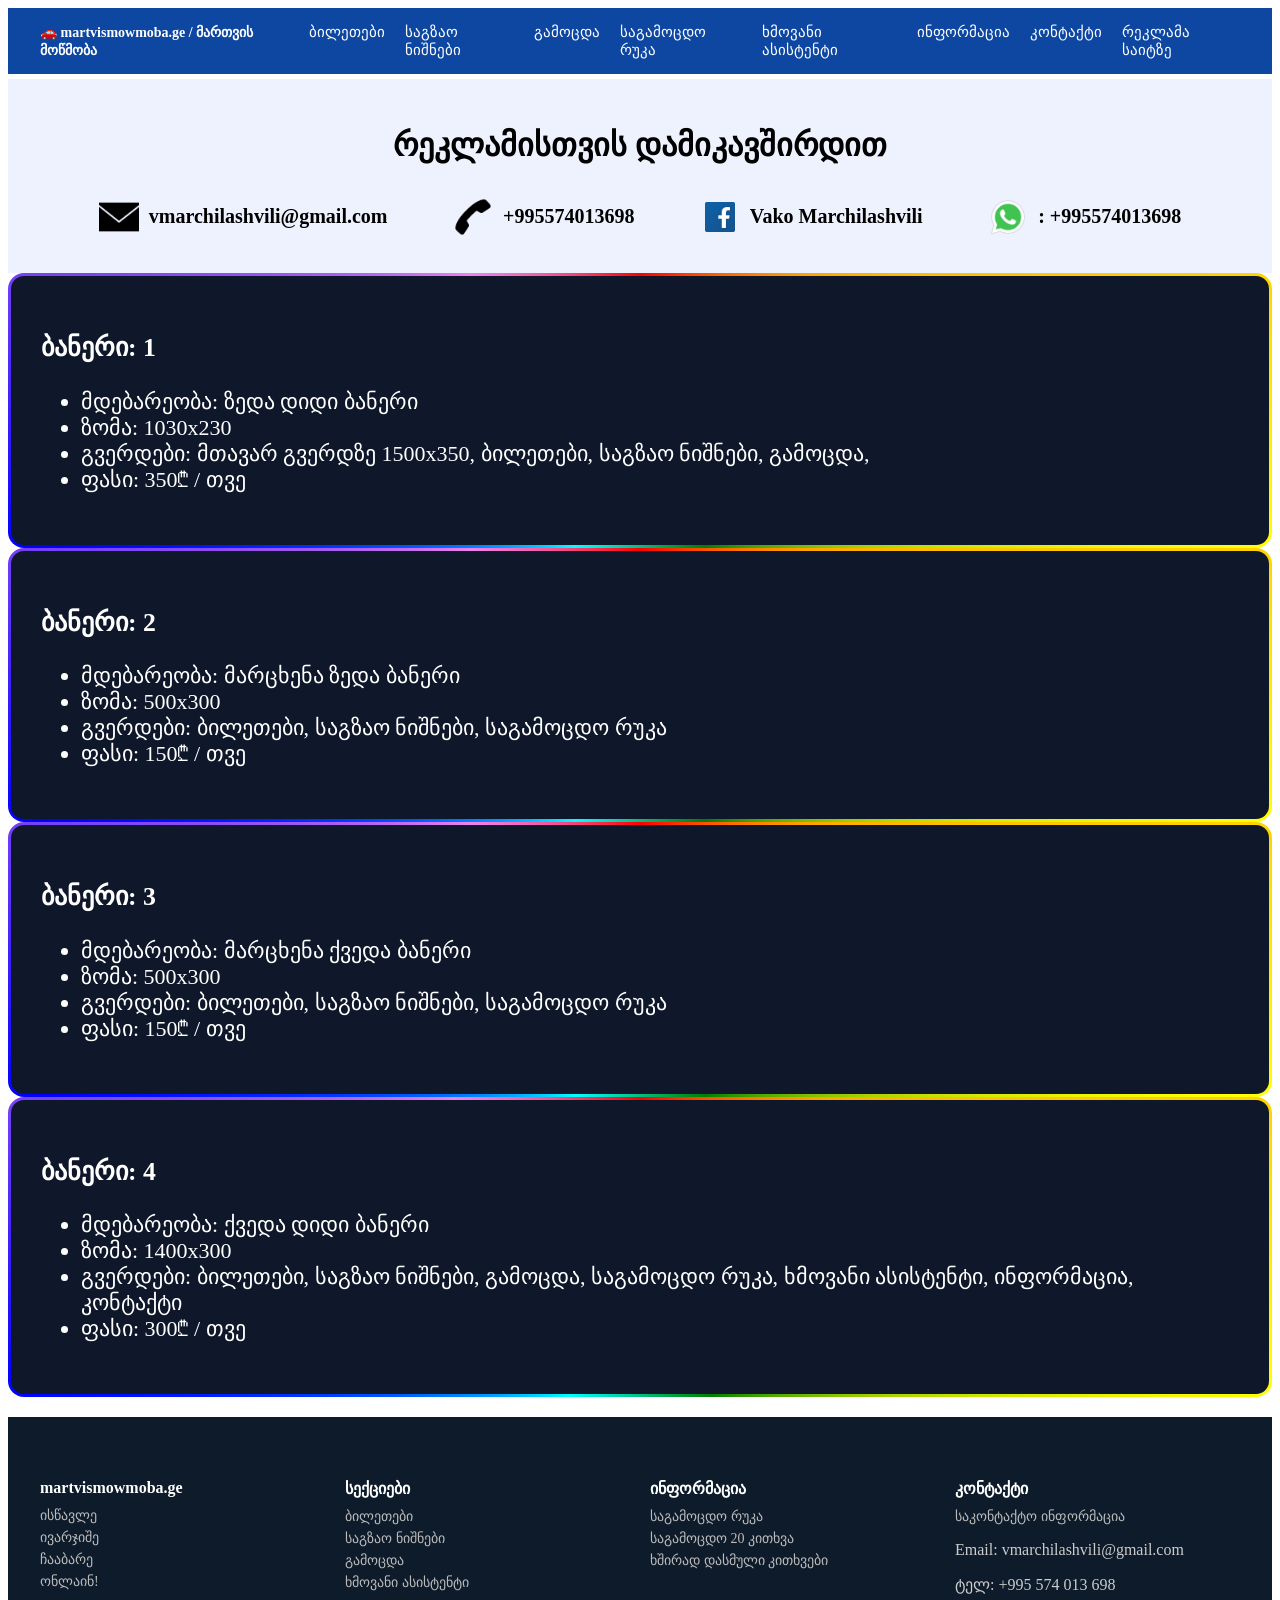
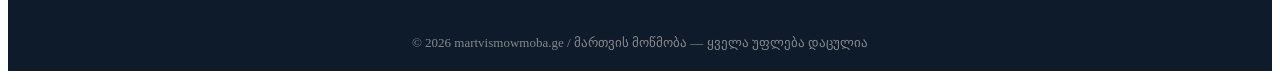
<file: reklamistvis.html>
<!DOCTYPE html>
<html lang="en">
<head>
    <meta charset="UTF-8">
    <meta name="viewport" content="width=device-width, initial-scale=1.0">
    <title>მართვის მოწმობა - რეკლამა</title>
    <link rel="stylesheet" href="./drivelicense.css">
    <link rel="stylesheet" href="./reklamistvis.css">
     <!-- Google tag (gtag.js) -->
<script async src="https://www.googletagmanager.com/gtag/js?id=G-MYMLGFRS6G"></script>
<script>
  window.dataLayer = window.dataLayer || [];
  function gtag(){dataLayer.push(arguments);}
  gtag('js', new Date());

  gtag('config', 'G-MYMLGFRS6G');
</script>
</head>
<body>
  <header class="site-header">
  <div class="header-container">
    <div class="logo">
<a href="./index.html">🚗 martvismowmoba.ge / მართვის მოწმობა</a>
    </div>
    <button class="hamburger" id="hamburger">
      <span></span>
      <span></span>
      <span></span>
    </button>
    <nav class="nav-menu" id="navMenu">
      <a href="biletebi.html">ბილეთები</a>
      <a href="saswavlomasala.html">საგზაო ნიშნები</a>
      <a href="gamocda.html">გამოცდა</a>
      <a href="sagamocdoruka.html">საგამოცდო რუკა</a>
      <a href="aplikacia.html">ხმოვანი ასისტენტი</a>
      <a href="information.html">ინფორმაცია</a>
      <a href="contact.html">კონტაქტი</a>
      <a href="reklamistvis.html">რეკლამა საიტზე</a>
    </nav>
  </div>
</header>
<div class="sakontaqto">
    <h1> რეკლამისთვის დამიკავშირდით</h1>
   <div class="sakontaqto-flex">
    <div class="sakontaqto-flex-list">
        <img src="./icons8-email-50.png" alt="">
            <p>vmarchilashvili@gmail.com</p>
    </div>
    <div class="sakontaqto-flex-list">   
        <img src="./icons8-call-50.png" alt="">
         <p>+995574013698</p>
</div>
    <div class="sakontaqto-flex-list">    
        <img src="./icons8-facebook-48.png" alt="">
        <a href="https://www.facebook.com/vako.marchilashvili">Vako Marchilashvili</a>
</div>
    <div class="sakontaqto-flex-list">  
        <img src="./icons8-whatsapp-48.png" alt="">
        <p> : +995574013698</p>
</div>
   </div>
</div>
<div class="banerebi">
    <div class="baner">
        <h3>ბანერი: 1</h3>
        <ul>
            <li>მდებარეობა: ზედა დიდი ბანერი</li>
            <li>ზომა: 1030x230</li>
            <li>გვერდები: მთავარ გვერდზე 1500x350, ბილეთები, საგზაო ნიშნები, გამოცდა, </li>
            <li>ფასი: 350₾ / თვე</li>
        </ul>
    </div>
    <div class="baner">
        <h3>ბანერი: 2</h3>
        <ul>
            <li>მდებარეობა: მარცხენა ზედა ბანერი</li>
            <li>ზომა: 500x300</li>
            <li>გვერდები: ბილეთები, საგზაო ნიშნები, საგამოცდო რუკა </li>
            <li>ფასი: 150₾ / თვე</li>
        </ul>
    </div>
    <div class="baner">
        <h3>ბანერი: 3</h3>
        <ul>
            <li>მდებარეობა: მარცხენა ქვედა ბანერი</li>
            <li>ზომა: 500x300</li>
            <li>გვერდები: ბილეთები, საგზაო ნიშნები, საგამოცდო რუკა </li>
            <li>ფასი: 150₾ / თვე</li>
        </ul>
    </div>
    <div class="baner">
        <h3>ბანერი: 4</h3>
        <ul>
            <li>მდებარეობა: ქვედა დიდი ბანერი</li>
            <li>ზომა: 1400x300</li>
            <li>გვერდები: ბილეთები, საგზაო ნიშნები, გამოცდა, საგამოცდო რუკა, ხმოვანი ასისტენტი, ინფორმაცია, კონტაქტი</li>
            <li>ფასი: 300₾ / თვე</li>
        </ul>
    </div>
</div>
<footer class="site-footer">

  <div class="footer-container">

    <div class="footer-col">
      <h4>martvismowmoba.ge</h4>
      <a href="">ისწავლე</a>
      <a href="">ივარჯიშე</a>
      <a href="">ჩააბარე</a>
      <a href="">ონლაინ!</a>
      <p></p>
    </div>

    <div class="footer-col">
      <h4>სექციები</h4>
      <a href="biletebi.html">ბილეთები</a>
      <a href="saswavlomasala.html">საგზაო ნიშნები</a>
      <a href="gamocda.html">გამოცდა</a>
      <a href="./aplikacia.html">ხმოვანი ასისტენტი</a>
    </div>

    <div class="footer-col">
      <h4>ინფორმაცია</h4>
      <a href="sagamocdoruka.html">საგამოცდო რუკა</a>
      <a href="./information.html">საგამოცდო 20 კითხვა</a>
      <a href="./information.html">ხშირად დასმული კითხვები</a>
  
    </div>

    <div class="footer-col">
      <h4>კონტაქტი</h4>
      <a href="contact.html">საკონტაქტო ინფორმაცია</a>
      <p>Email: vmarchilashvili@gmail.com</p>
      <p>ტელ: +995 574 013 698</p>
    </div>

  </div>

  <div class="footer-bottom">
    © 2026 martvismowmoba.ge / მართვის მოწმობა  — ყველა უფლება დაცულია
  </div>

</footer>
<script src="./information.js"></script>
</body>
</html>
</file>
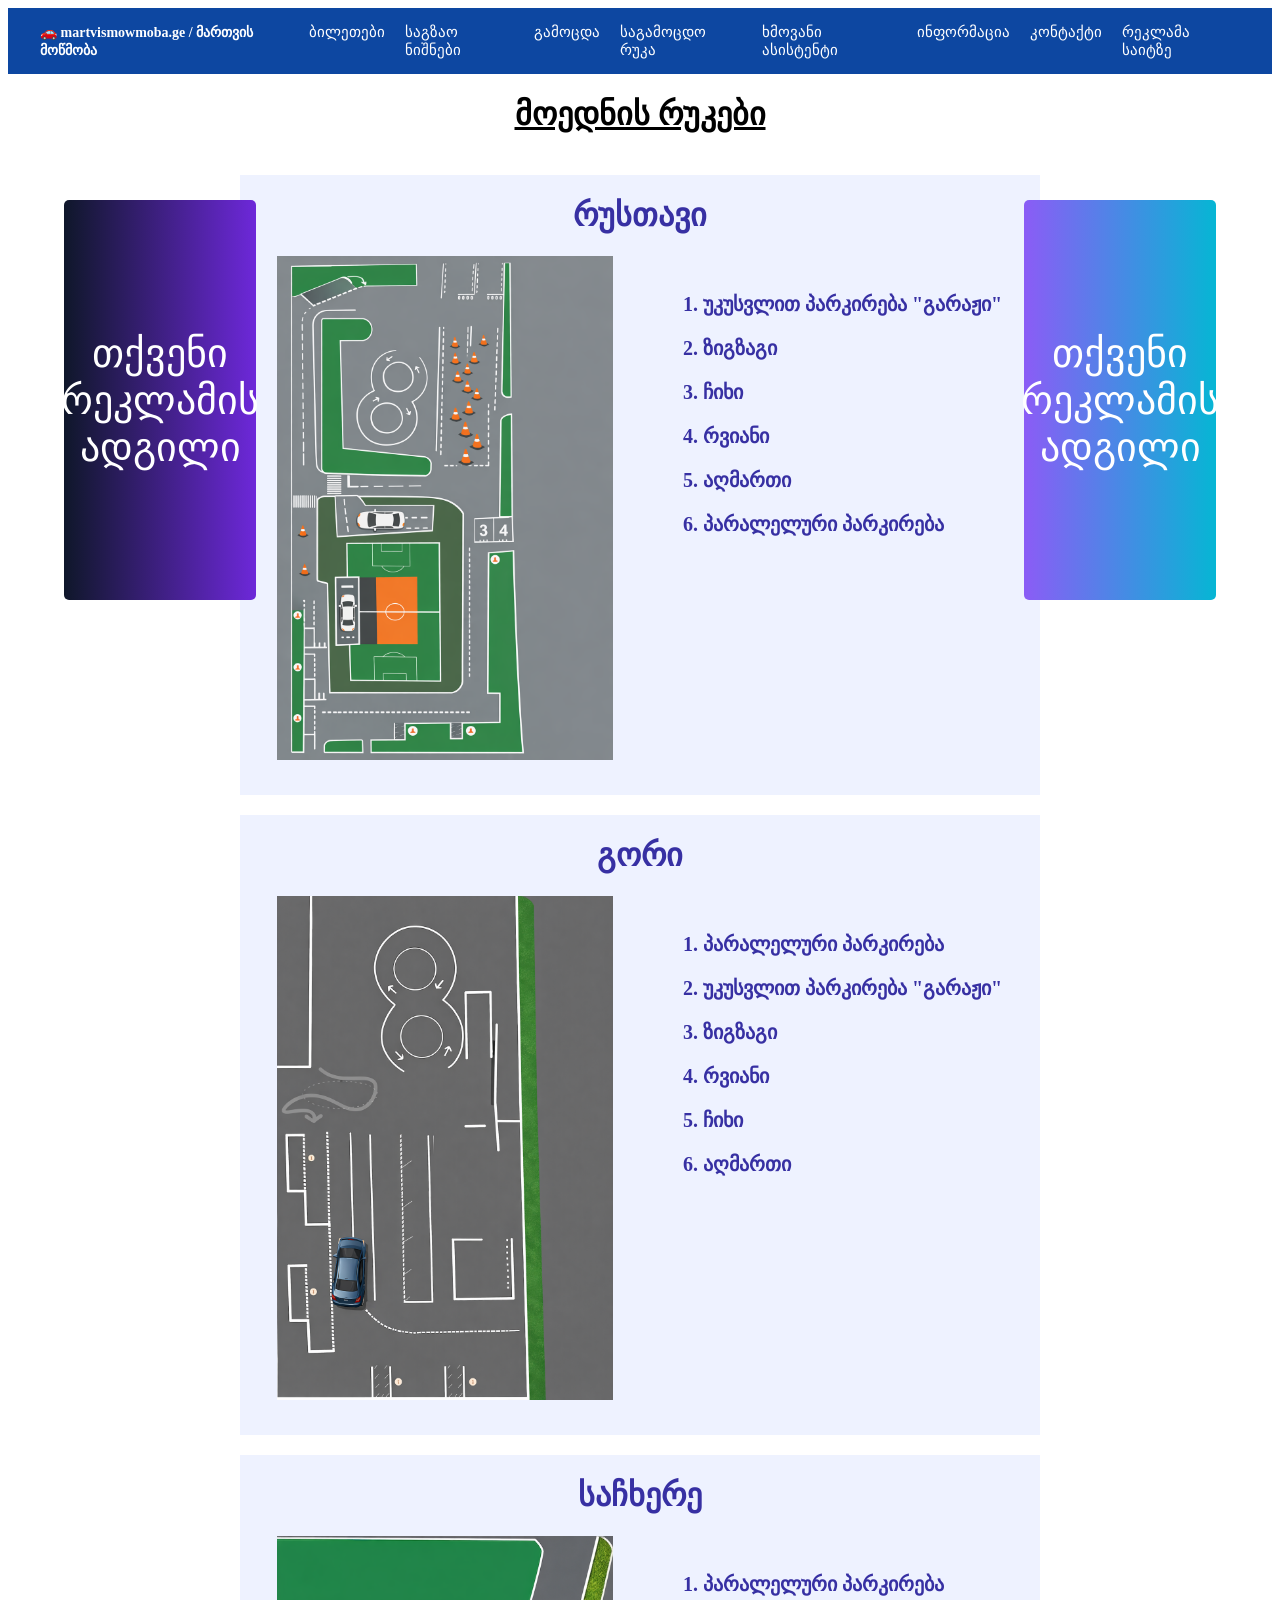
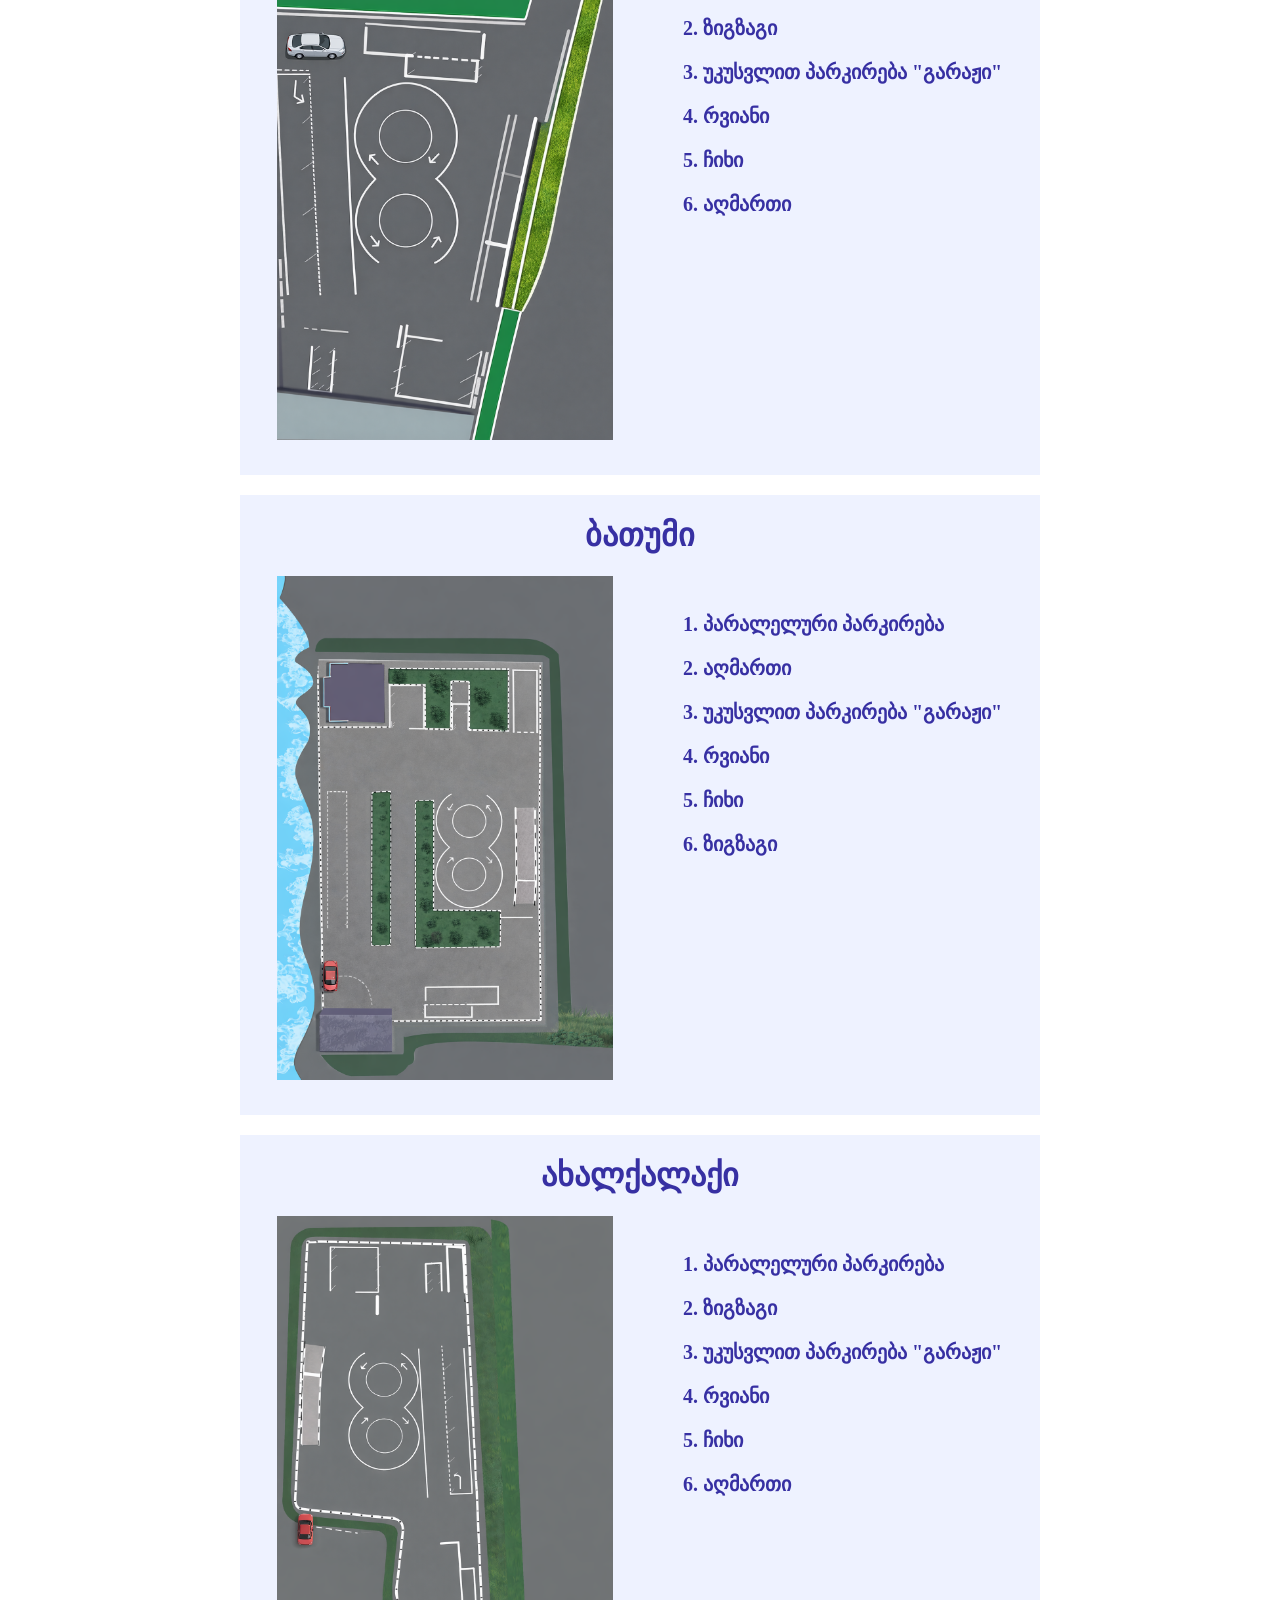
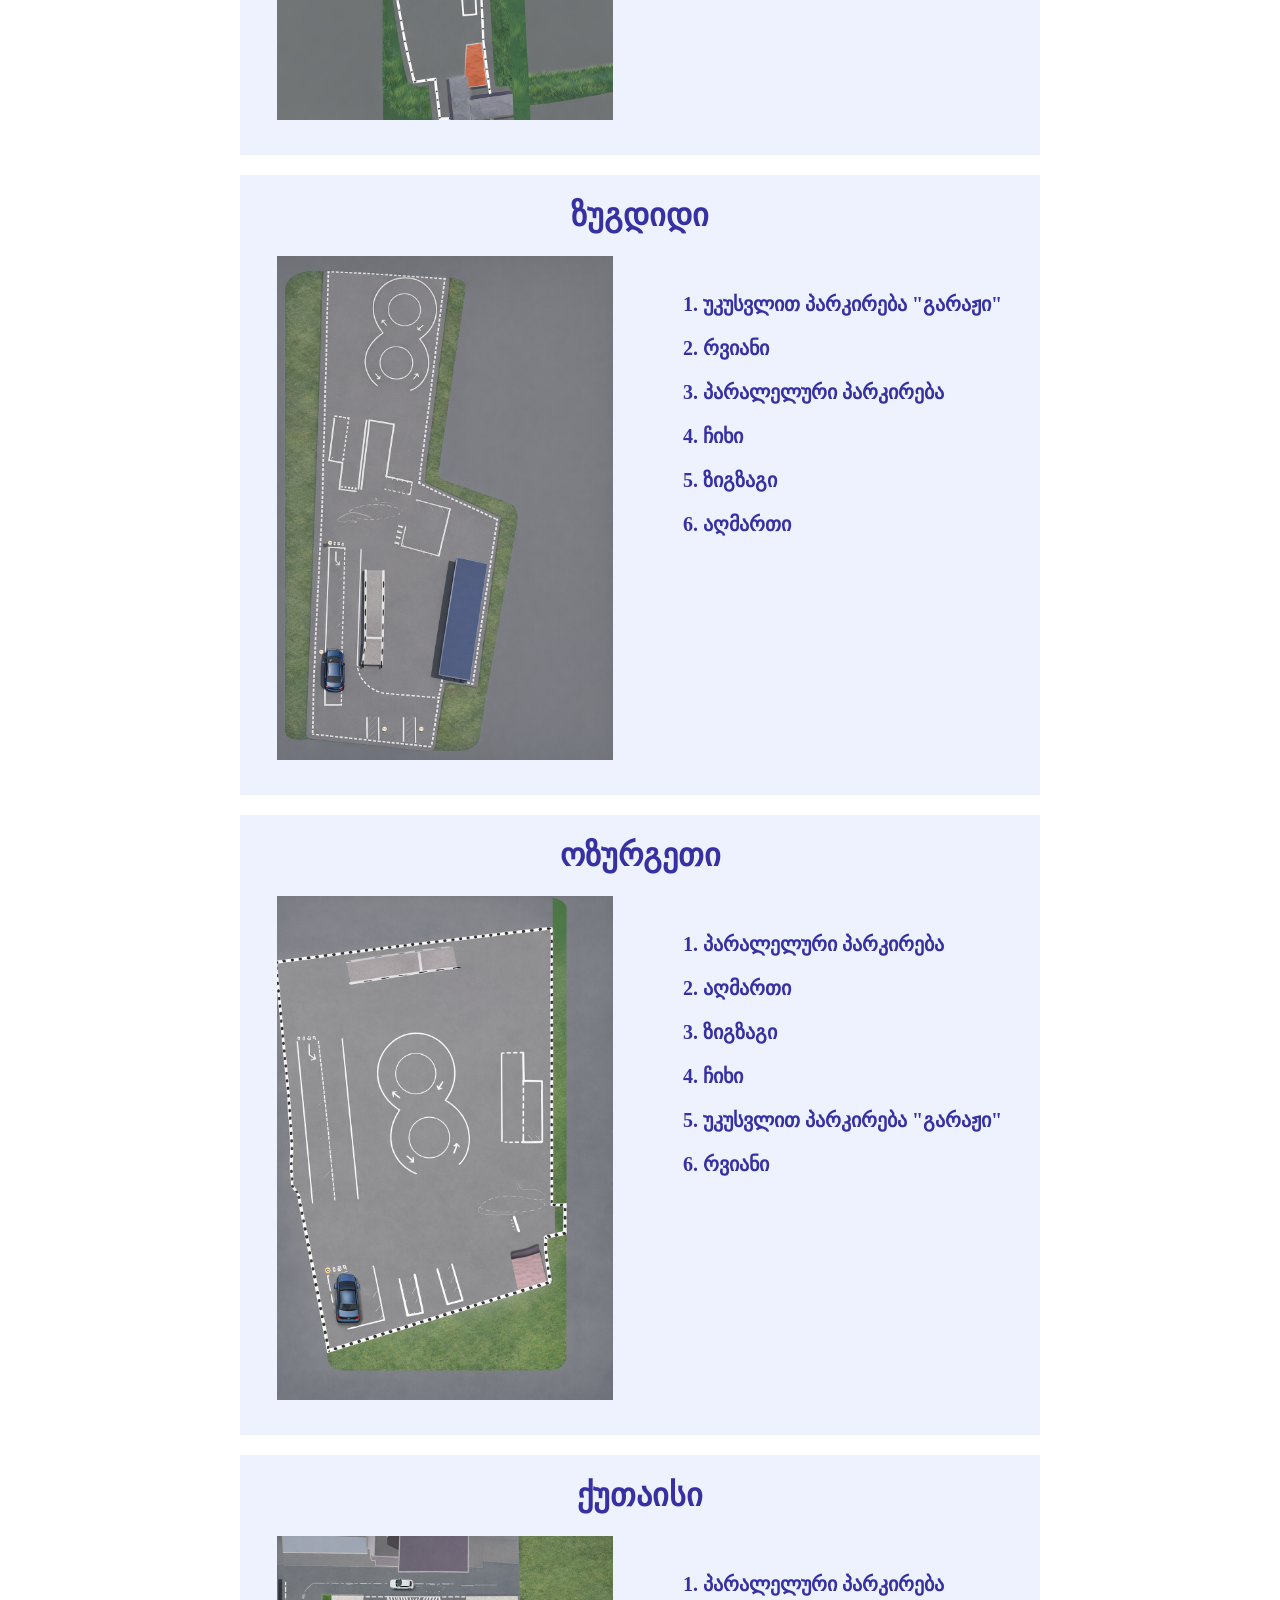
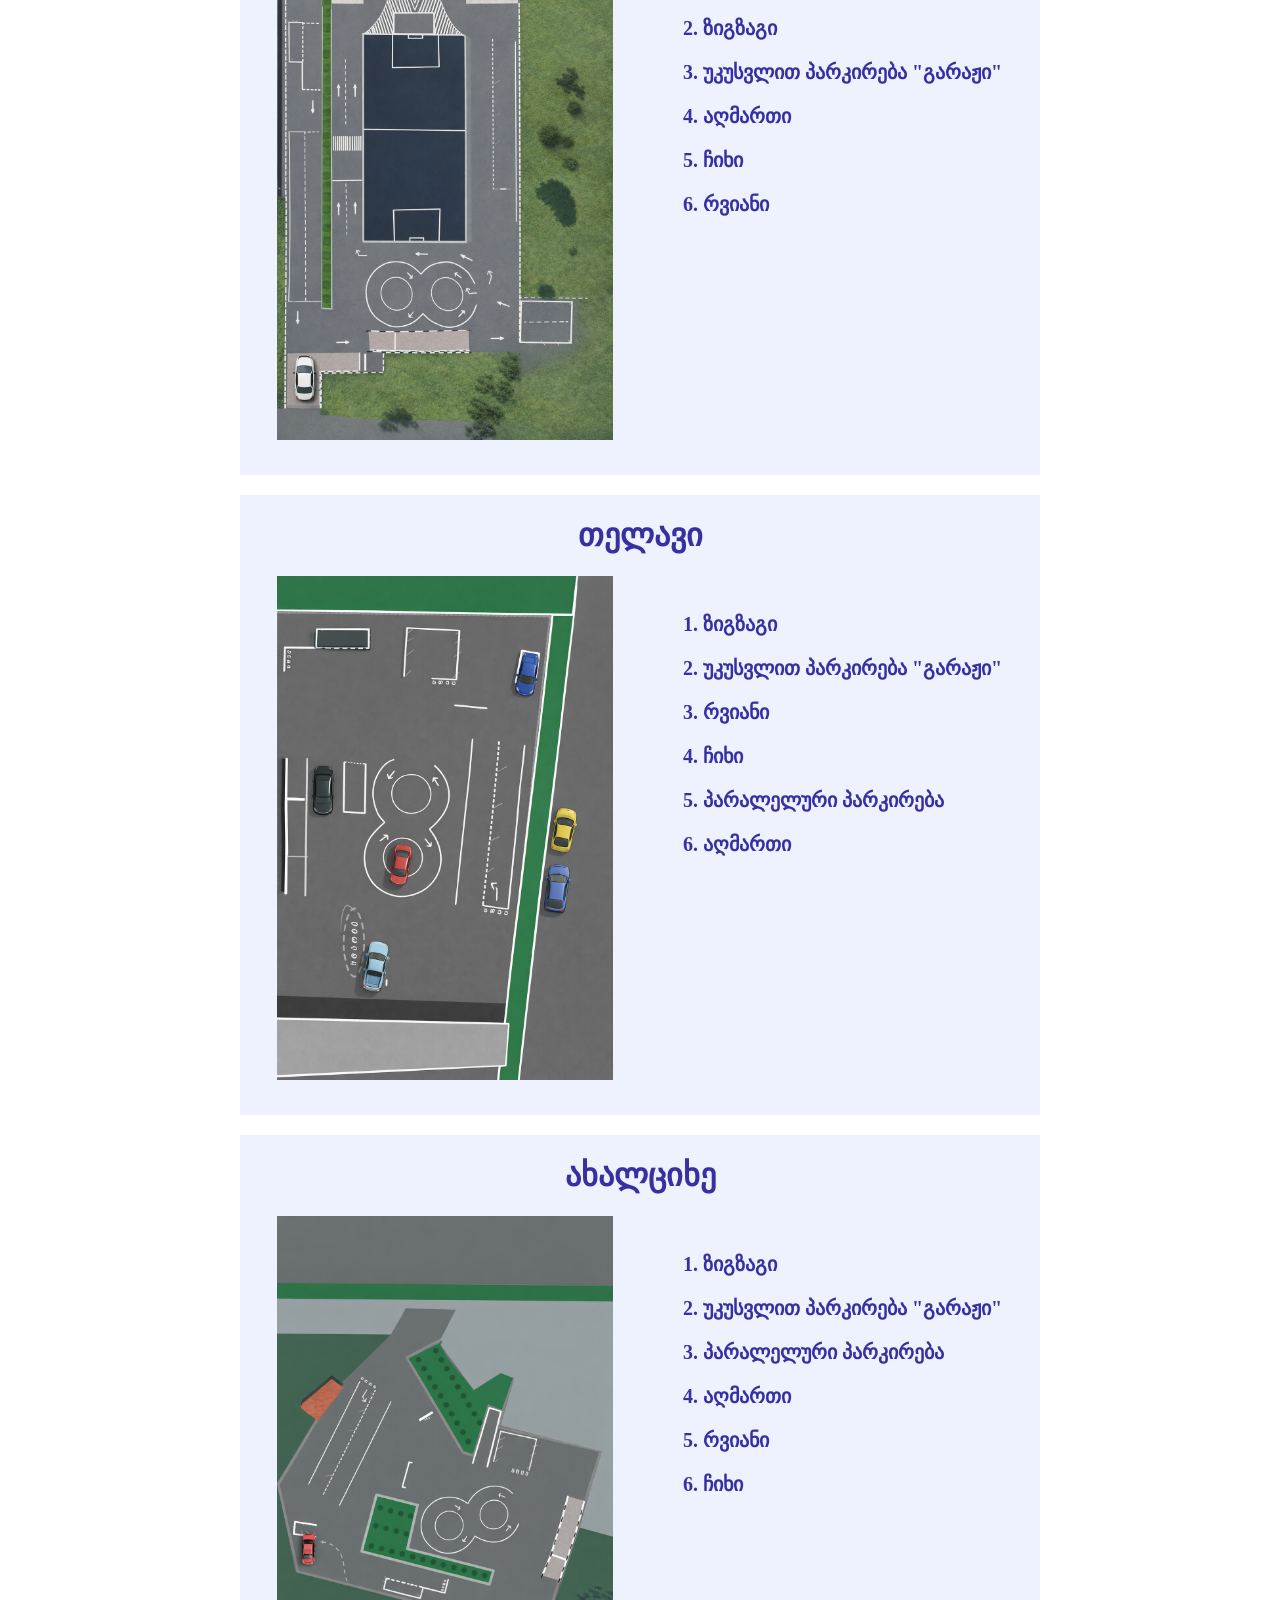
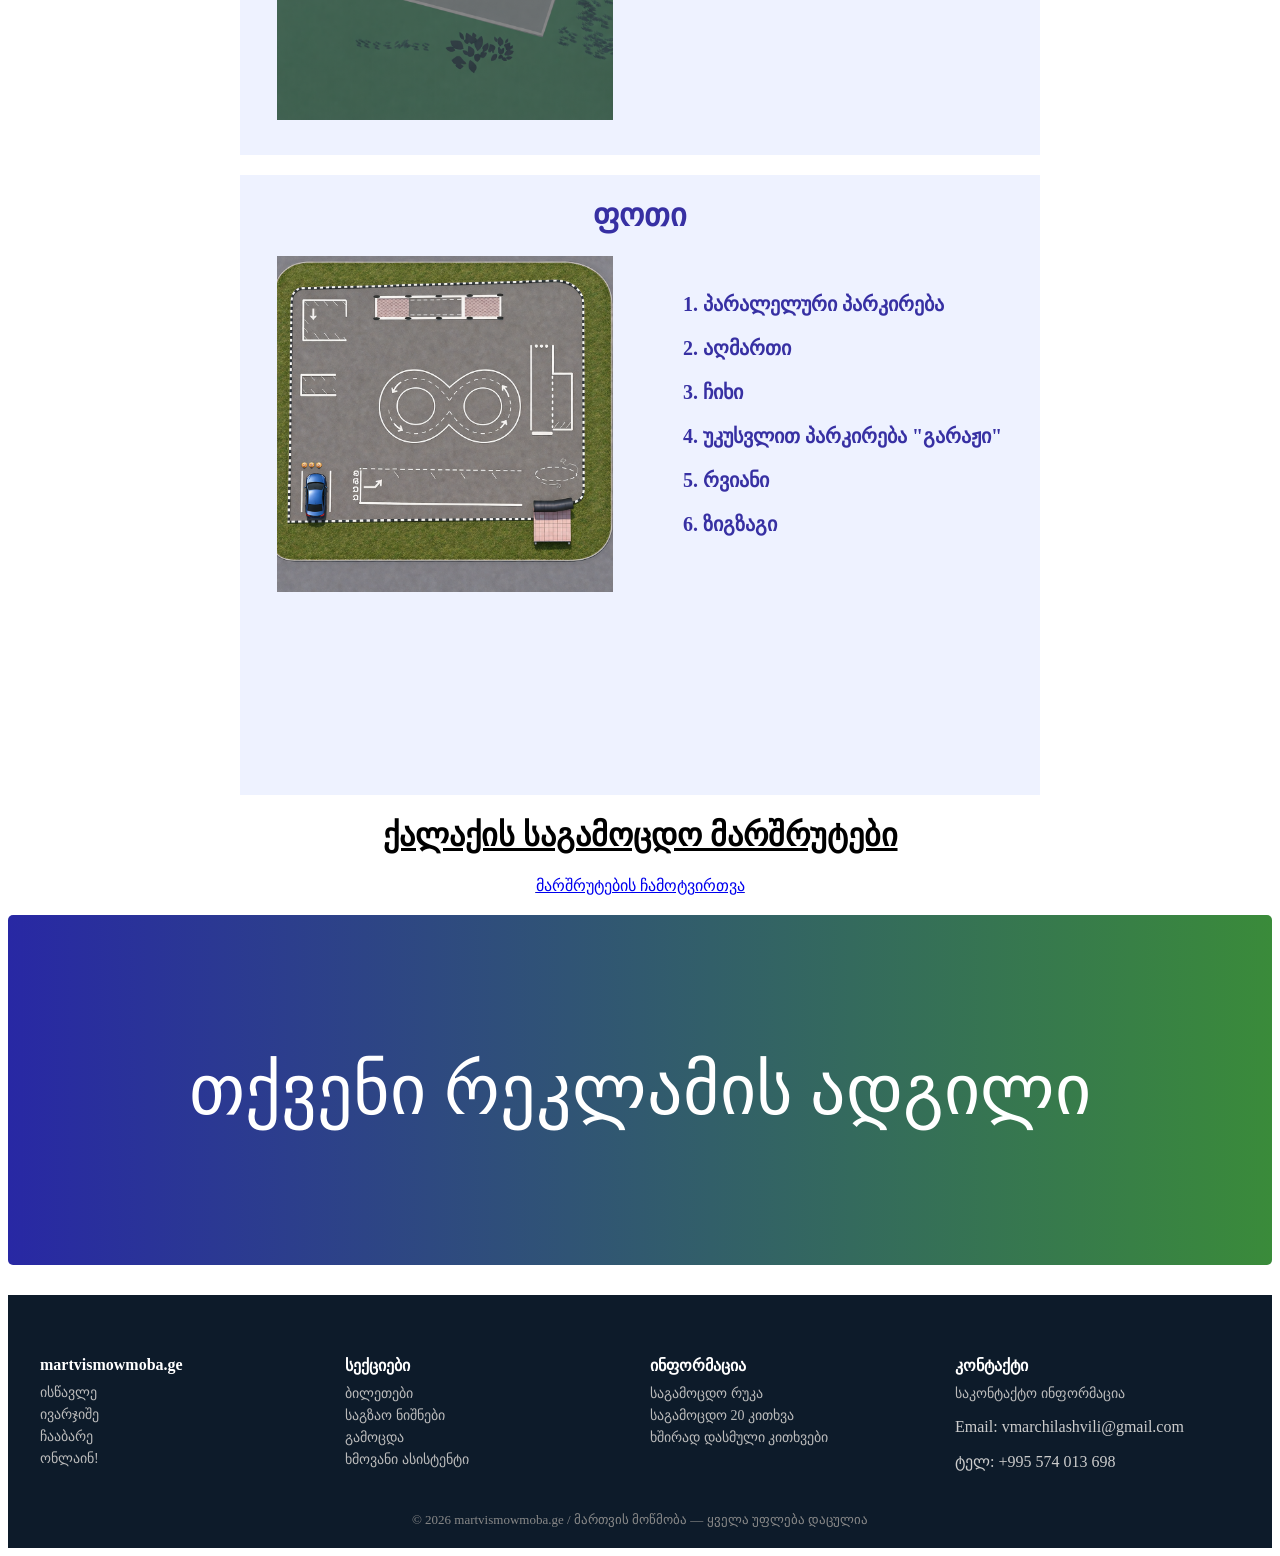
<file: sagamocdoruka.html>
<!DOCTYPE html>
<html lang="en">
<head>
    <meta charset="UTF-8">
    <meta name="viewport" content="width=device-width, initial-scale=1.0">
    <title>მართვის მოწმობა - საგამოცდო რუკა</title>
    <link rel="stylesheet" href="./drivelicense.css">
    <link rel="stylesheet" href="./sagamocdoruka.css">
     <!-- Google tag (gtag.js) -->
<script async src="https://www.googletagmanager.com/gtag/js?id=G-MYMLGFRS6G"></script>
<script>
  window.dataLayer = window.dataLayer || [];
  function gtag(){dataLayer.push(arguments);}
  gtag('js', new Date());

  gtag('config', 'G-MYMLGFRS6G');
</script>
</head>
<body>
  <header class="site-header">
  <div class="header-container">
    <div class="logo">
<a href="./index.html">🚗 martvismowmoba.ge / მართვის მოწმობა</a>
    </div>
    <button class="hamburger" id="hamburger">
      <span></span>
      <span></span>
      <span></span>
    </button>
    <nav class="nav-menu" id="navMenu">
      <a href="biletebi.html">ბილეთები</a>
      <a href="saswavlomasala.html">საგზაო ნიშნები</a>
      <a href="gamocda.html">გამოცდა</a>
      <a href="sagamocdoruka.html">საგამოცდო რუკა</a>
      <a href="aplikacia.html">ხმოვანი ასისტენტი</a>
      <a href="information.html">ინფორმაცია</a>
      <a href="contact.html">კონტაქტი</a>
      <a href="reklamistvis.html">რეკლამა საიტზე</a>
    </nav>
  </div>
</header>
<div class="moedani">
    <h1>მოედნის რუკები</h1>
</div>
<div class="middle">
  <div class="moedani_ruka">
    <h1>რუსთავი</h1>
    <div class="moedani-ruka-flex">
        <img src="./rustavi_moedani.png" alt="">
    <ul>
      <li>უკუსვლით პარკირება "გარაჟი"</li>
      <li>ზიგზაგი</li>
      <li>ჩიხი</li>
      <li>რვიანი</li>
      <li>აღმართი</li>
      <li>პარალელური პარკირება</li>
    </ul>
    </div>
  </div>
  <div class="moedani_ruka">
    <h1>გორი</h1>
    <div class="moedani-ruka-flex">
        <img src="./gori_moedani.png" alt="">
    <ul>
      <li>პარალელური პარკირება</li>
      <li>უკუსვლით პარკირება "გარაჟი"</li>
      <li>ზიგზაგი</li>
      <li>რვიანი</li>
      <li>ჩიხი</li>
      <li>აღმართი</li>
    </ul>
    </div>
  </div>
  <div class="moedani_ruka">
    <h1>საჩხერე</h1>
    <div class="moedani-ruka-flex">
        <img src="./sachxere_moedani.png" alt="">
    <ul>
      <li>პარალელური პარკირება</li>
      <li>ზიგზაგი</li>
      <li>უკუსვლით პარკირება "გარაჟი"</li>
      <li>რვიანი</li>
      <li>ჩიხი</li>
      <li>აღმართი</li>
    </ul>
    </div>
  </div>
  <div class="moedani_ruka">
    <h1>ბათუმი</h1>
    <div class="moedani-ruka-flex">
        <img src="./batumi_moedani.png" alt="">
    <ul>
      <li>პარალელური პარკირება</li>
      <li>აღმართი</li>
      <li>უკუსვლით პარკირება "გარაჟი"</li>
      <li>რვიანი</li>
      <li>ჩიხი</li>
      <li>ზიგზაგი</li>
    </ul>
    </div>
  </div>
  <div class="moedani_ruka">
    <h1>ახალქალაქი</h1>
    <div class="moedani-ruka-flex">
        <img src="./axalkalaki_moedani.png" alt="">
    <ul>
      <li>პარალელური პარკირება</li>
      <li>ზიგზაგი</li>
      <li>უკუსვლით პარკირება "გარაჟი"</li>
      <li>რვიანი</li>
      <li>ჩიხი</li>
      <li>აღმართი</li>
    </ul>
    </div>
  </div>
  <div class="moedani_ruka">
    <h1>ზუგდიდი</h1>
    <div class="moedani-ruka-flex">
        <img src="./zugdidi_moedani.png" alt="">
    <ul>
      <li>უკუსვლით პარკირება "გარაჟი"</li>
      <li>რვიანი</li>
      <li>პარალელური პარკირება</li>
      <li>ჩიხი</li>
      <li>ზიგზაგი</li>
      <li>აღმართი</li>
    </ul>
    </div>
  </div>
  <div class="moedani_ruka">
    <h1>ოზურგეთი</h1>
    <div class="moedani-ruka-flex">
        <img src="./ozurgeti_moedani.png" alt="">
    <ul>
      <li>პარალელური პარკირება</li>
      <li>აღმართი</li>
      <li>ზიგზაგი</li>
      <li>ჩიხი</li>
      <li>უკუსვლით პარკირება "გარაჟი"</li>
      <li>რვიანი</li>
    </ul>
    </div>
  </div>
  <div class="moedani_ruka">
    <h1>ქუთაისი</h1>
    <div class="moedani-ruka-flex">
        <img src="./kutaisi_moedani.png" alt="">
    <ul>
      <li>პარალელური პარკირება</li>
      <li>ზიგზაგი</li>
      <li>უკუსვლით პარკირება "გარაჟი"</li>
      <li>აღმართი</li>
      <li>ჩიხი</li>
      <li>რვიანი</li>
    </ul>
    </div>
  </div>
  <div class="moedani_ruka">
    <h1>თელავი</h1>
    <div class="moedani-ruka-flex">
        <img src="./telavi_moedani.png" alt="">
    <ul>
      <li>ზიგზაგი</li>
      <li>უკუსვლით პარკირება "გარაჟი"</li>
      <li>რვიანი</li>
      <li>ჩიხი</li>
      <li>პარალელური პარკირება</li>
      <li>აღმართი</li>
    </ul>
    </div>
  </div>
  <div class="moedani_ruka">
    <h1>ახალციხე</h1>
    <div class="moedani-ruka-flex">
        <img src="./axalcixe_moedani.png" alt="">
    <ul>
      <li>ზიგზაგი</li>
      <li>უკუსვლით პარკირება "გარაჟი"</li>
      <li>პარალელური პარკირება</li>
      <li>აღმართი</li>
      <li>რვიანი</li>
      <li>ჩიხი</li>
    </ul>
    </div>
  </div>
  <div class="moedani_ruka">
    <h1>ფოთი</h1>
    <div class="moedani-ruka-flex">
        <img src="./foti_moedani.png" alt="">
    <ul>   
      <li>პარალელური პარკირება</li>
      <li>აღმართი</li>
      <li>ჩიხი</li>
      <li>უკუსვლით პარკირება "გარაჟი"</li>
      <li>რვიანი</li>
      <li>ზიგზაგი</li> 
    </ul>
    </div>
  </div>
</div>
<div class="bottom">
    <div class="qalaqi">
    <h1>ქალაქის საგამოცდო მარშრუტები</h1>
    <a href="./საგამოცდო_მარშრუტები_22_11_2022_13_09 (5).pdf">მარშრუტების ჩამოტვირთვა</a>
</div>
</div>

  <div class="ads4">
        <p>თქვენი რეკლამის ადგილი</p>
    </div>
    <div class="ads2" id="ads2">
        <p>თქვენი რეკლამის ადგილი</p>
    </div>
    <div class="ads3" id="ads3">
        <p>თქვენი რეკლამის ადგილი</p>
    </div>
    
    

<footer class="site-footer">

  <div class="footer-container">

    <div class="footer-col">
      <h4>martvismowmoba.ge</h4>
      <a href="">ისწავლე</a>
      <a href="">ივარჯიშე</a>
      <a href="">ჩააბარე</a>
      <a href="">ონლაინ!</a>
      <p></p>
    </div>

    <div class="footer-col">
      <h4>სექციები</h4>
      <a href="biletebi.html">ბილეთები</a>
      <a href="saswavlomasala.html">საგზაო ნიშნები</a>
      <a href="gamocda.html">გამოცდა</a>
      <a href="./aplikacia.html">ხმოვანი ასისტენტი</a>
    </div>

    <div class="footer-col">
      <h4>ინფორმაცია</h4>
      <a href="sagamocdoruka.html">საგამოცდო რუკა</a>
      <a href="./information.html">საგამოცდო 20 კითხვა</a>
      <a href="./information.html">ხშირად დასმული კითხვები</a>
  
    </div>

    <div class="footer-col">
      <h4>კონტაქტი</h4>
      <a href="contact.html">საკონტაქტო ინფორმაცია</a>
      <p>Email: vmarchilashvili@gmail.com</p>
      <p>ტელ: +995 574 013 698</p>
    </div>

  </div>

  <div class="footer-bottom">
    © 2026 martvismowmoba.ge / მართვის მოწმობა  — ყველა უფლება დაცულია
  </div>

</footer>
<script src="./information.js"></script>
</body>
</html>
</file>
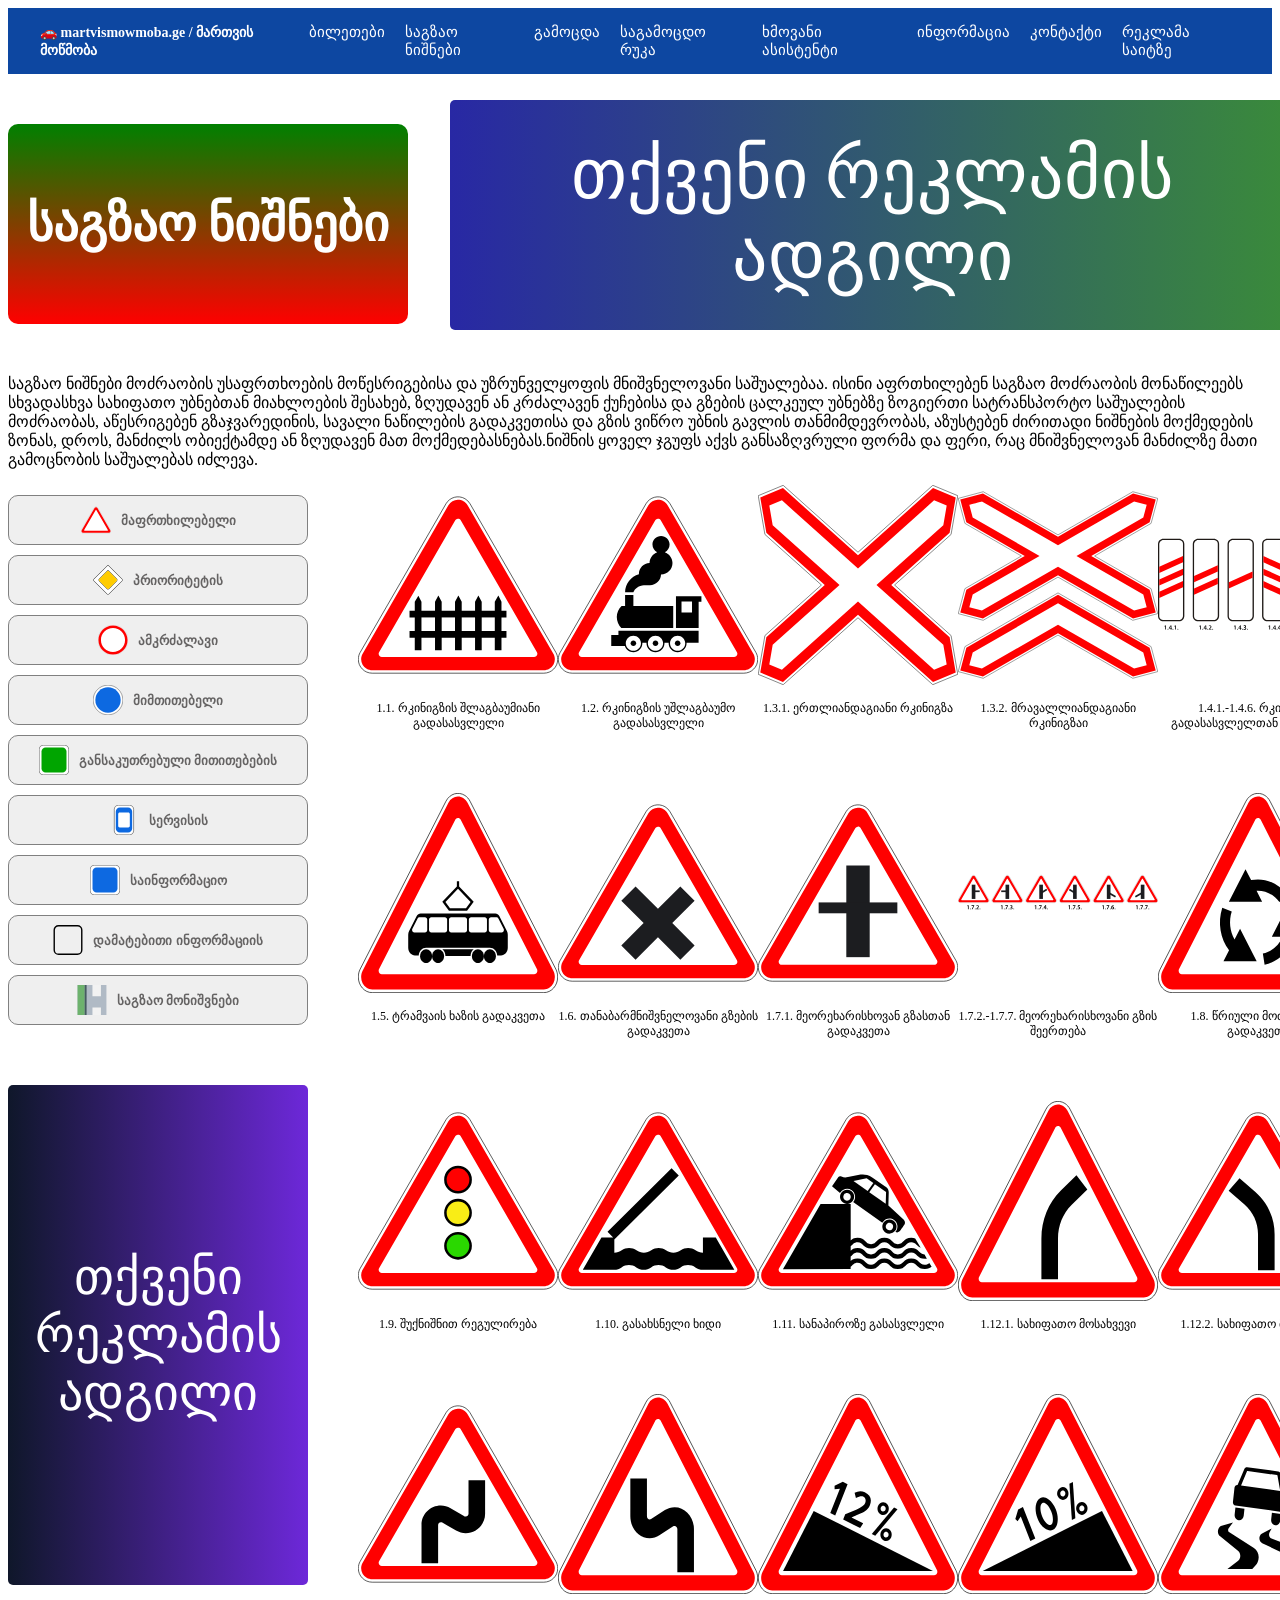
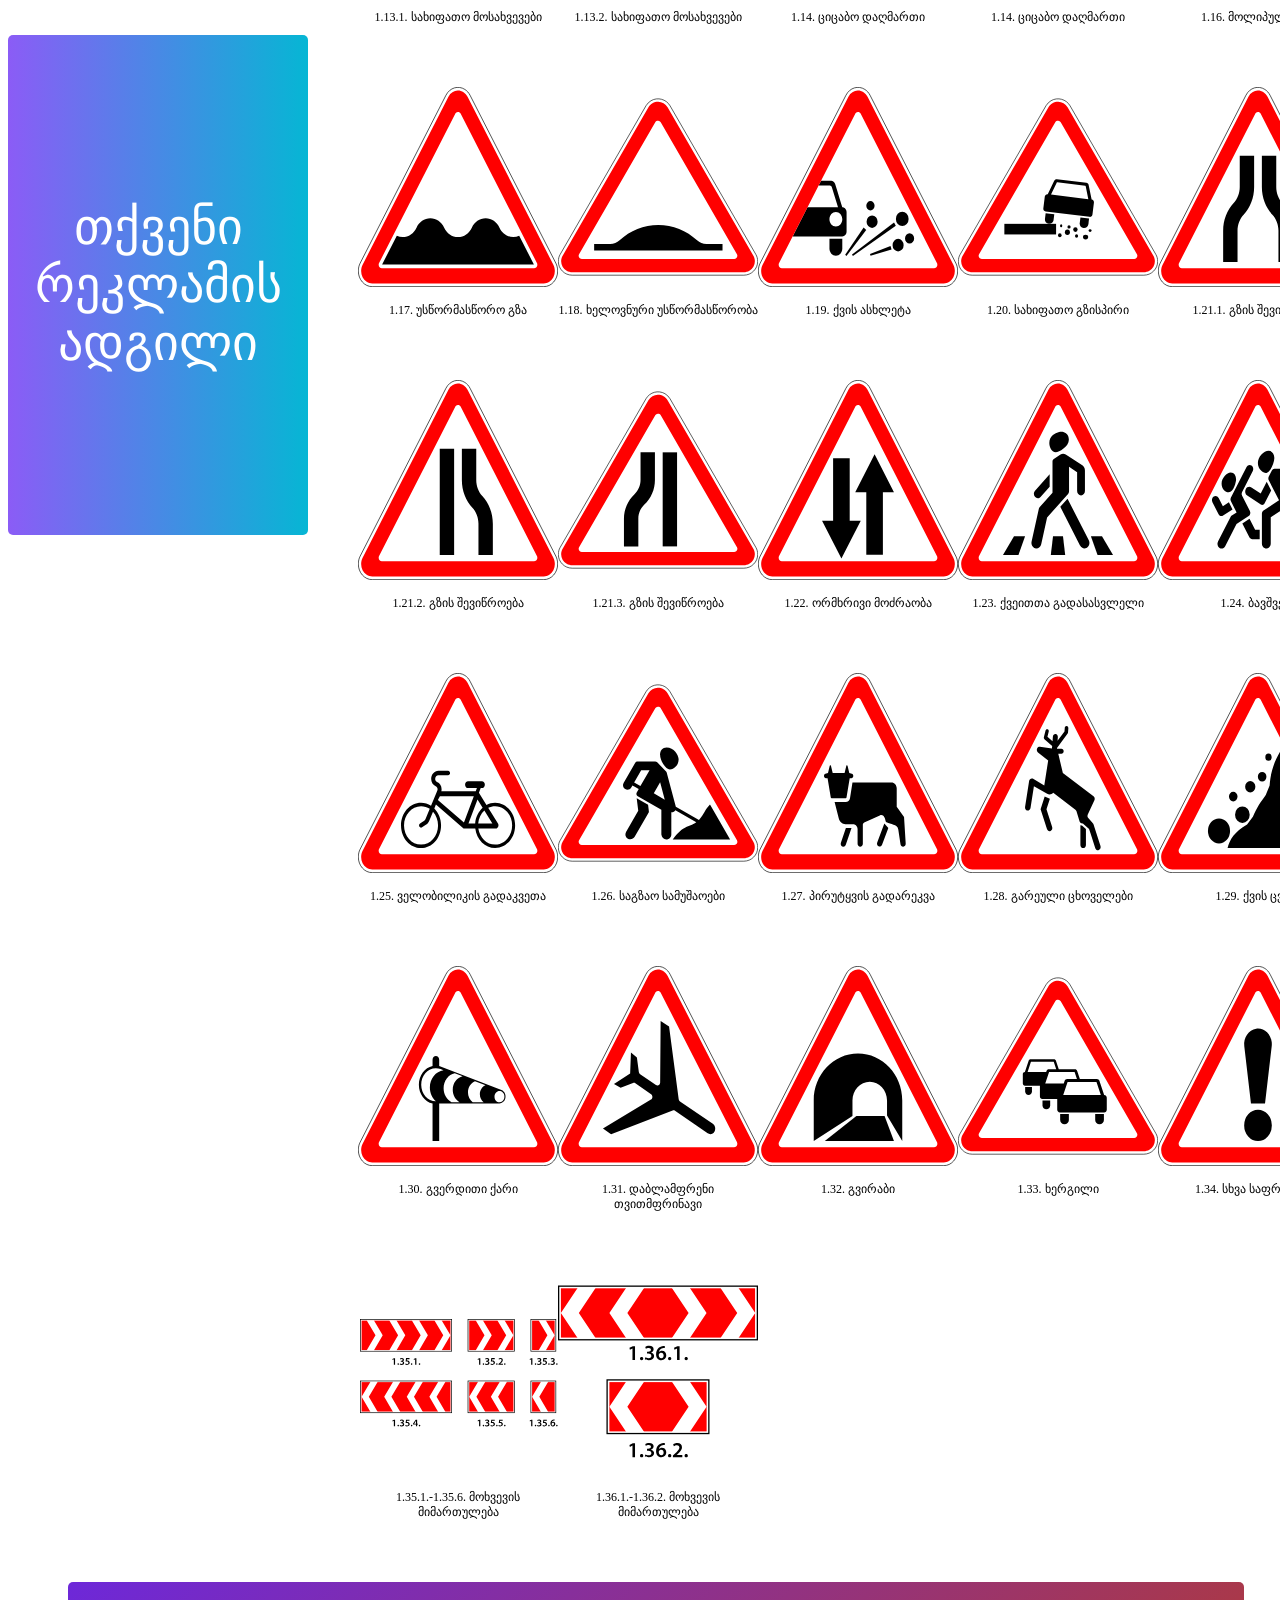
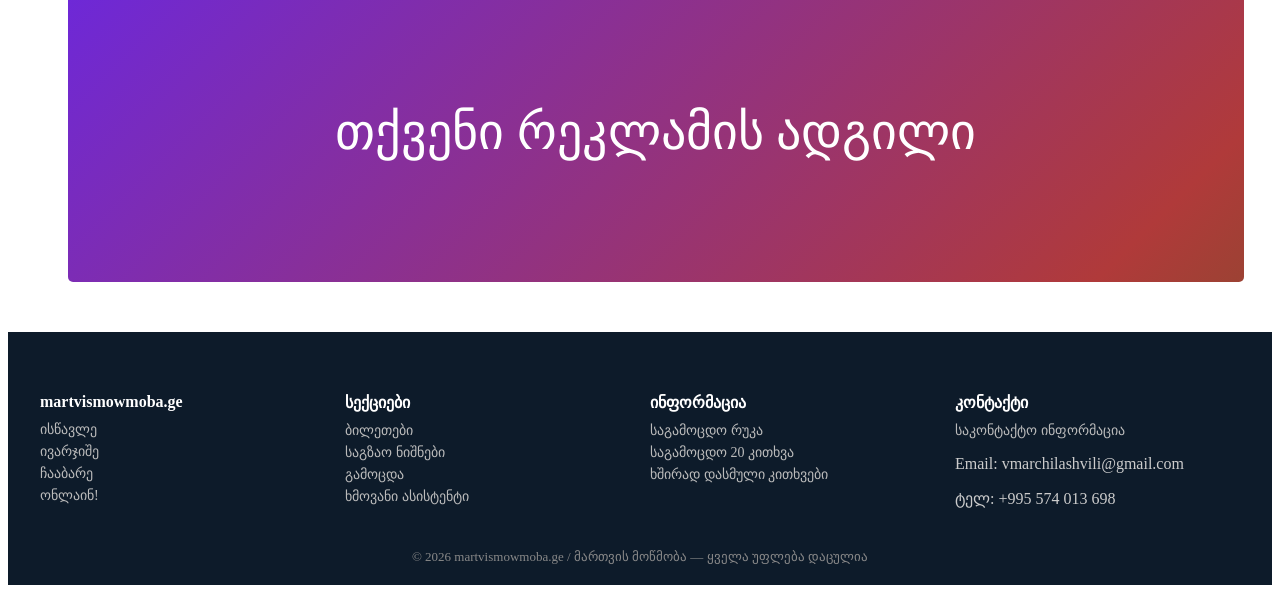
<file: saswavlomasala.html>
<!DOCTYPE html>
<html lang="en">
<head>
    <meta charset="UTF-8">
    <meta name="viewport" content="width=device-width, initial-scale=1.0">
    <title>მართვის მოწმობა - საგზაო ნიშნები</title>
    <link rel="stylesheet" href="./drivelicense.css">
    <link rel="stylesheet" href="./saswavlomasala.css">
     <!-- Google tag (gtag.js) -->
<script async src="https://www.googletagmanager.com/gtag/js?id=G-MYMLGFRS6G"></script>
<script>
  window.dataLayer = window.dataLayer || [];
  function gtag(){dataLayer.push(arguments);}
  gtag('js', new Date());

  gtag('config', 'G-MYMLGFRS6G');
</script>
</head>
<body>
    <header class="site-header">
  <div class="header-container">
    <div class="logo">
<a href="./index.html">🚗 martvismowmoba.ge / მართვის მოწმობა</a>    </div>
    <button class="hamburger" id="hamburger">
      <span></span>
      <span></span>
      <span></span>
    </button>
    <nav class="nav-menu" id="navMenu">
      <a href="biletebi.html">ბილეთები</a>
      <a href="saswavlomasala.html">საგზაო ნიშნები</a>
      <a href="gamocda.html">გამოცდა</a>
      <a href="sagamocdoruka.html">საგამოცდო რუკა</a>
      <a href="aplikacia.html">ხმოვანი ასისტენტი</a>
      <a href="information.html">ინფორმაცია</a>
      <a href="contact.html">კონტაქტი</a>
      <a href="reklamistvis.html">რეკლამა საიტზე</a>
    </nav>
  </div>
</header>
<h1 class="sagzao-nishnebi-h1">საგზაო ნიშნები</h1>
<div class="ads1">
        <p>თქვენი რეკლამის ადგილი</p>
    </div>
<p class="sagzao-nishnebi-p">საგზაო ნიშნები მოძრაობის უსაფრთხოების მოწესრიგებისა და უზრუნველყოფის მნიშვნელოვანი
     საშუალებაა. ისინი აფრთხილებენ საგზაო მოძრაობის მონაწილეებს სხვადასხვა სახიფათო
     უბნებთან მიახლოების შესახებ, ზღუდავენ ან კრძალავენ ქუჩებისა და გზების ცალკეულ უბნებზე 
     ზოგიერთი სატრანსპორტო საშუალების მოძრაობას, აწესრიგებენ გზაჯვარედინის, სავალი ნაწილების
      გადაკვეთისა და გზის ვიწრო უბნის გავლის თანმიმდევრობას, აზუსტებენ ძირითადი ნიშნების 
      მოქმედების ზონას, დროს, მანძილს ობიექტამდე ან ზღუდავენ მათ მოქმედებასნებას.ნიშნის ყოველ ჯგუფს
       აქვს განსაზღვრული ფორმა და ფერი, რაც მნიშვნელოვან მანძილზე მათი გამოცნობის საშუალებას იძლევა.
    </p>
    <div class="signs">
        <div class="signs-list">
        <button class="sign" id="sign1id"> <img src="./sign-icon-1.svg" alt="" class="signs-img">მაფრთხილებელი</button> 
        <button class="sign" id="sign2id"><img src="./sign-icon-2.svg" alt="" class="signs-img">პრიორიტეტის</button> 
        <button class="sign" id="sign3id"><img src="./sign-icon-3.svg" alt="" class="signs-img">ამკრძალავი</button> 
        <button class="sign" id="sign4id"><img src="./sign-icon-4.svg" alt="" class="signs-img">მიმთითებელი</button> 
        <button class="sign" id="sign5id"><img src="./sign-icon-5.svg" alt="" class="signs-img">განსაკუთრებული მითითებების</button> 
        <button class="sign" id="sign6id"><img src="./sign-icon-6.svg" alt="" class="signs-img">სერვისის</button> 
        <button class="sign" id="sign7id"><img src="./sign-icon-7.svg" alt="" class="signs-img">საინფორმაციო</button> 
        <button class="sign" id="sign8id"><img src="./sign-icon-8.svg" alt="" class="signs-img">დამატებითი ინფორმაციის</button> 
        <button class="sign" id="sign9id"><img src="./sign-icon-101.svg" alt="" class="signs-img">საგზაო მონიშვნები</button> 
        </div>
        <div class="signs-products">
            <div class="signs-product">
                <img src="./1.1.svg" alt=""><br>
                <p> 1.1. რკინიგზის შლაგბაუმიანი გადასასვლელი</p>
            </div>
            <div class="signs-product">
                <img src="./1.2.svg" alt=""><br>
                <p> 1.2. რკინიგზის უშლაგბაუმო გადასასვლელი</p>
            </div>
            <div class="signs-product">
                <img src="./1.3.1.svg" alt=""><br>
                <p> 1.3.1. ერთლიანდაგიანი რკინიგზა</p>
            </div>
            <div class="signs-product">
                <img src="./1.3.2.svg" alt=""><br>
                <p> 1.3.2. მრავალლიანდაგიანი რკინიგზაი</p>
            </div>
            <div class="signs-product">
            <img src="./1.4.1.-1.4.6.svg" alt=""><br>
                <p> 1.4.1.-1.4.6. რკინიგზის გადასასვლელთან მიახლოება</p>
            </div>
            <div class="signs-product">
            <img src="./1.5.svg" alt=""><br>
                <p> 1.5. ტრამვაის ხაზის გადაკვეთა</p>
            </div>
            <div class="signs-product">
            <img src="./1.6.svg" alt=""><br>
                <p> 1.6. თანაბარმნიშვნელოვანი გზების გადაკვეთა</p>
            </div>
            <div class="signs-product">
            <img src="./1.7.1.svg" alt=""><br>
                <p> 1.7.1. მეორეხარისხოვან გზასთან გადაკვეთა</p>
            </div>
            <div class="signs-product">
            <img src="./1.7.2.-1.7.7.svg" alt=""><br>
                <p> 1.7.2.-1.7.7. მეორეხარისხოვანი გზის შეერთება</p>
            </div>
            <div class="signs-product">
            <img src="./1.8.svg" alt=""><br>
                <p> 1.8. წრიული მოძრაობის გადაკვეთა</p>
            </div>
            <div class="signs-product">
            <img src="./1.9.svg" alt=""><br>
                <p> 1.9. შუქნიშნით რეგულირება</p>
            </div>
            <div class="signs-product">
            <img src="./1.10.svg" alt=""><br>
                <p> 1.10. გასახსნელი ხიდი</p>
            </div>
            <div class="signs-product">
            <img src="./1.11.svg" alt=""><br>
                <p> 1.11. სანაპიროზე გასასვლელი</p>
            </div>
            <div class="signs-product">
            <img src="./1.12.1.svg" alt=""><br>
                <p> 1.12.1. სახიფათო მოსახვევი</p>
            </div>
            <div class="signs-product">
            <img src="./1.12.2.svg" alt=""><br>
                <p> 1.12.2. სახიფათო მოსახვევი</p>
            </div>
            <div class="signs-product">
            <img src="./1.13.1.svg" alt=""><br>
                <p> 1.13.1. სახიფათო მოსახვევები</p>
            </div>
            <div class="signs-product">
            <img src="./1.13.2.svg" alt=""><br>
                <p> 1.13.2. სახიფათო მოსახვევები</p>
            </div>
            <div class="signs-product">
            <img src="./1.14.svg" alt=""><br>
                <p> 1.14. ციცაბო დაღმართი</p>
            </div>
            <div class="signs-product">
            <img src="./1.15.svg" alt=""><br>
                <p> 1.14. ციცაბო დაღმართი</p>
            </div>
            <div class="signs-product">
            <img src="./1.16.svg" alt=""><br>
                <p> 1.16. მოლიპული გზა</p>
            </div>
            <div class="signs-product">
            <img src="./1.17.svg" alt=""><br>
                <p> 1.17. უსწორმასწორო გზა</p>
            </div>
            <div class="signs-product">
            <img src="./1.18.svg" alt=""><br>
                <p> 1.18. ხელოვნური უსწორმასწორობა</p>
            </div>
            <div class="signs-product">
            <img src="./1.19.svg" alt=""><br>
                <p> 1.19. ქვის ასხლეტა</p>
            </div>
            <div class="signs-product">
            <img src="./1.20.svg" alt=""><br>
                <p> 1.20. სახიფათო გზისპირი</p>
            </div>
            <div class="signs-product">
            <img src="./1.21.1.svg" alt=""><br>
                <p> 1.21.1. გზის შევიწროება</p>
            </div>
            <div class="signs-product">
            <img src="./1.21.2.svg" alt=""><br>
                <p> 1.21.2. გზის შევიწროება</p>
            </div>
            <div class="signs-product">
            <img src="./1.21.3.svg" alt=""><br>
                <p> 1.21.3. გზის შევიწროება</p>
            </div>
            <div class="signs-product">
            <img src="./1.22.svg" alt=""><br>
                <p> 1.22. ორმხრივი მოძრაობა</p>
            </div>
            <div class="signs-product">
            <img src="./1.23.svg" alt=""><br>
                <p> 1.23. ქვეითთა გადასასვლელი</p>
            </div>
            <div class="signs-product">
            <img src="./1.24.svg" alt=""><br>
                <p> 1.24. ბავშვები</p>
            </div>
            <div class="signs-product">
            <img src="./1.25.svg" alt=""><br>
                <p> 1.25. ველობილიკის გადაკვეთა</p>
            </div>
            <div class="signs-product">
            <img src="./1.26.svg" alt=""><br>
                <p> 1.26. საგზაო სამუშაოები</p>
            </div>
            <div class="signs-product">
            <img src="./1.27.svg" alt=""><br>
                <p> 1.27. პირუტყვის გადარეკვა</p>
            </div>
            <div class="signs-product">
            <img src="./1.28.svg" alt=""><br>
                <p> 1.28. გარეული ცხოველები</p>
            </div>
            <div class="signs-product">
            <img src="./1.29.svg" alt=""><br>
                <p> 1.29. ქვის ცვენა</p>
            </div>
            <div class="signs-product">
            <img src="./1.30.svg" alt=""><br>
                <p> 1.30. გვერდითი ქარი</p>
            </div>
            <div class="signs-product">
            <img src="./1.31.svg" alt=""><br>
                <p> 1.31. დაბლამფრენი თვითმფრინავი</p>
            </div>
            <div class="signs-product">
            <img src="./1.32.svg" alt=""><br>
                <p> 1.32. გვირაბი</p>
            </div>
            <div class="signs-product">
            <img src="./1.33.svg" alt=""><br>
                <p> 1.33. ხერგილი</p>
            </div>
            <div class="signs-product">
            <img src="./1.34.svg" alt=""><br>
                <p> 1.34. სხვა საფრთხეები</p>
            </div>
            <div class="signs-product">
            <img src="./1.35.1.-1.35.6.svg" alt=""><br>
                <p> 1.35.1.-1.35.6. მოხვევის მიმართულება</p>
            </div>
            <div class="signs-product">
            <img src="./1.36.1.-1.36.2.svg" alt=""><br>
                <p> 1.36.1.-1.36.2. მოხვევის მიმართულება</p>
            </div>
            <div class="signs-product-prioriteti">
            <img src="./2.1.svg" alt=""><br>
                <p>2.1. მთავარი გზა</p>
            </div>
            <div class="signs-product-prioriteti">
            <img src="./2.2.svg" alt=""><br>
                <p>2.2. მთავარი გზის დასასრული</p>
            </div>
            <div class="signs-product-prioriteti">
            <img src="./2.3.svg" alt=""><br>
                <p>2.3. დაუთმე გზა</p>
            </div>
            <div class="signs-product-prioriteti">
            <img src="./2.4.svg" alt=""><br>
                <p>2.4. მოძრაობა გაუჩერებლად აკრძალულია</p>
            </div>
            <div class="signs-product-prioriteti">
            <img src="./2.5.svg" alt=""><br>
                <p>2.5. შემხვედრი მოძრაობის უპირატესობა</p>
            </div>
            <div class="signs-product-prioriteti">
            <img src="./2.6.svg" alt=""><br>
                <p>2.6. უპირატესობა შემხვედრ მოძრაობასთან</p>
            </div>
            <div class="signs-product-amkrdzalavi">
            <img src="./3.1.svg" alt=""><br>
                <p> 3.1. შესვლა აკრძალულია</p>
            </div>
            <div class="signs-product-amkrdzalavi">
            <img src="./3.2.svg" alt=""><br>
                <p>3.2. მოძრაობა აკრძალულია</p>
            </div>
            <div class="signs-product-amkrdzalavi">
            <img src="./3.3.svg" alt=""><br>
                <p>3.3. მექანიკური სატრანსპორტო საშუალებით მოძრაობა აკრძალულია</p>
            </div>
            <div class="signs-product-amkrdzalavi">
            <img src="./3.4.svg" alt=""><br>
                <p>3.4. სატვირთომოძრაობა აკრძალულია</p>
            </div>
            <div class="signs-product-amkrdzalavi">
            <img src="./3.5.svg" alt=""><br>
                <p>3.5. მოტოციკლით მოძრაობა აკრძალულია</p>
            </div>
            <div class="signs-product-amkrdzalavi">
            <img src="./3.6.svg" alt=""><br>
                <p>3.6. ტრაქტორით მოძრაობა აკრძალულია</p>
            </div>
            <div class="signs-product-amkrdzalavi">
            <img src="./3.7.svg" alt=""><br>
                <p>3.7. მისაბმელით მოძრაობა აკრძალულია</p>
            </div>
            <div class="signs-product-amkrdzalavi">
            <img src="./3.8.svg" alt=""><br>
                <p>3.8. საჭაპანო ტრანსპორტით მოძრაობა აკრძალულია</p>
            </div>
            <div class="signs-product-amkrdzalavi">
            <img src="./3.9.svg" alt=""><br>
                <p>3.9. ველოსიპედით მოძრაობა აკრძალულია</p>
            </div>
            <div class="signs-product-amkrdzalavi">
            <img src="./3.10.svg" alt=""><br>
                <p>3.10. ქვეითთა მოძრაობა აკრძალულია</p>
            </div>
            <div class="signs-product-amkrdzalavi">
            <img src="./3.11.svg" alt=""><br>
                <p>3.11. მასის შეზღუდვა</p>
            </div>
            <div class="signs-product-amkrdzalavi">
            <img src="./3.12.svg" alt=""><br>
                <p>3.12. ღერძზე დატვირთვის შეზღუდვა</p>
            </div>
            <div class="signs-product-amkrdzalavi">
            <img src="./3.13.svg" alt=""><br>
                <p>3.13. სიმაღლის შეზღუდვა</p>
            </div>
            <div class="signs-product-amkrdzalavi">
            <img src="./3.14.svg" alt=""><br>
                <p>3.14. სიგანის შეზღუდვა</p>
            </div>
            <div class="signs-product-amkrdzalavi">
            <img src="./3.15.svg" alt=""><br>
                <p>3.15. სიგრძის შეზღუდვა</p>
            </div>
            <div class="signs-product-amkrdzalavi">
            <img src="./3.16.svg" alt=""><br>
                <p>3.16. მინიმალური დისტანციის შეზღუდვა</p>
            </div>
            <div class="signs-product-amkrdzalavi">
            <img src="./3.17.1.svg" alt=""><br>
                <p>3.17.1. საბაჟო გამშვები პუნქტი</p>
            </div>
            <div class="signs-product-amkrdzalavi">
            <img src="./3.17.2.svg" alt=""><br>
                <p>3.17.2. საფრთხე</p>
            </div>
            <div class="signs-product-amkrdzalavi">
            <img src="./3.17.3.svg" alt=""><br>
                <p>3.17.3. კონტროლი</p>
            </div>
            <div class="signs-product-amkrdzalavi">
            <img src="./3.18.1.svg" alt=""><br>
                <p>3.18.1. მარჯვნივ მოხვევა აკრძალულია</p>
            </div>
            <div class="signs-product-amkrdzalavi">
            <img src="./3.18.2.svg" alt=""><br>
                <p>3.18.2. მარცხნივ მოხვევა აკრძალულია</p>
            </div>
            <div class="signs-product-amkrdzalavi">
            <img src="./3.19.svg" alt=""><br>
                <p> 3.19. მობრუნება აკრძალულია</p>
            </div>
            <div class="signs-product-amkrdzalavi">
            <img src="./3.20.svg" alt=""><br>
                <p>3.20. გასწრება აკრძალულია</p>
            </div>
            <div class="signs-product-amkrdzalavi">
            <img src="./3.21.svg" alt=""><br>
                <p>3.21. გასწრების აკრძალვის დასასრული</p>
            </div>
            <div class="signs-product-amkrdzalavi">
            <img src="./3.22.svg" alt=""><br>
                <p>3.22. სატვირთო ავტომობილით გასწრება აკრძალულია</p>
            </div>
            <div class="signs-product-amkrdzalavi">
            <img src="./3.23.svg" alt=""><br>
                <p>3.23. სატვირთო ავტომობილით გასწრების აკრძალვის დასასრული</p>
            </div>
            <div class="signs-product-amkrdzalavi">
            <img src="./3.24.svg" alt=""><br>
                <p>3.24. მაქსიმალური სიჩქარის შეზღუდვა</p>
            </div>
            <div class="signs-product-amkrdzalavi">
            <img src="./3.25.svg" alt=""><br>
                <p>3.25. მაქსიმალური სიჩქარის შეზღუდვის დასასრული</p>
            </div>
            <div class="signs-product-amkrdzalavi">
            <img src="./3.26.svg" alt=""><br>
                <p>3.26. ხმოვანი სიგნალის მიცემა აკრძალულია</p>
            </div>
            <div class="signs-product-amkrdzalavi">
            <img src="./3.27.svg" alt=""><br>
                <p>3.27. გაჩერება აკრძალულია</p>
            </div>
            <div class="signs-product-amkrdzalavi">
            <img src="./3.28.svg" alt=""><br>
                <p>3.28. დგომა აკრძალულია</p>
            </div>
            <div class="signs-product-amkrdzalavi">
            <img src="./3.29.svg" alt=""><br>
                <p>3.29. დგომა აკრძალულია კენტ რიცხვებში</p>
            </div>
            <div class="signs-product-amkrdzalavi">
            <img src="./3.30.svg" alt=""><br>
                <p>3.30. დგომა აკრძალულია ლუწ რიცხვებში</p>
            </div>
            <div class="signs-product-amkrdzalavi">
            <img src="./3.31.svg" alt=""><br>
                <p>3.31. ყველა შეზღუდვის ზონის დასასრული</p>
            </div>
            <div class="signs-product-amkrdzalavi">
            <img src="./3.32.svg" alt=""><br>
                <p> 3.32. სახიფათო ტვირთის გადამზიდავი სატრანსპორტო საშუალებით მოძრაობა აკრძალულია</p>
            </div>
            <div class="signs-product-amkrdzalavi">
            <img src="./3.33.svg" alt=""><br>
                <p>3.33. ფეთქებადი და ადვილად აალებადი ტვირთის გადამზიდავი სატრანსპორტო საშუალებით მოძრაობა აკრძალულია</p>
            </div>
            <div class="signs-product-mimtitebeli">
            <img src="./4.1.1.svg" alt=""><br>
                <p>4.1.1. მოძრაობა პირდაპირ</p>
            </div>
            <div class="signs-product-mimtitebeli">
            <img src="./4.1.2.svg" alt=""><br>
                <p>4.1.2. მოძრაობა მარჯვნივ</p>
            </div>
            <div class="signs-product-mimtitebeli">
            <img src="./4.1.3.svg" alt=""><br>
                <p>4.1.3. მოძრაობა მარცხნივ</p>
            </div>
            <div class="signs-product-mimtitebeli">
            <img src="./4.1.4.svg" alt=""><br>
                <p>4.1.4. მოძრაობა პირდაპირ ან მარჯვნივ</p>
            </div>
            <div class="signs-product-mimtitebeli">
            <img src="./4.1.5.svg" alt=""><br>
                <p>4.1.5. მოძრაობა პირდაპირ ან მარცხნივ</p>
            </div>
            <div class="signs-product-mimtitebeli">
            <img src="./4.1.6.svg" alt=""><br>
                <p>4.1.6. მოძრაობა მარჯვნივ ან მარცხნივ</p>
            </div>
            <div class="signs-product-mimtitebeli">
            <img src="./4.2.1.svg" alt=""><br>
                <p>4.2.1. დაბრკოლების შემოვლა მარჯვნიდან</p>
            </div>
            <div class="signs-product-mimtitebeli">
            <img src="./4.2.2.svg" alt=""><br>
                <p>4.2.2. დაბრკოლების შემოვლა მარცხნიდან</p>
            </div>
            <div class="signs-product-mimtitebeli">
            <img src="./4.2.3.svg" alt=""><br>
                <p>4.2.3. დაბრკოლების შემოვლა მარჯვნიდან ან მარცხნიდან</p>
            </div>
            <div class="signs-product-mimtitebeli">
            <img src="./4.3.svg" alt=""><br>
                <p>4.3. წრიული მოძრაობა</p>
            </div>
            <div class="signs-product-mimtitebeli">
            <img src="./4.4.svg" alt=""><br>
                <p>4.4. ველობილიკი</p>
            </div>
            <div class="signs-product-mimtitebeli">
            <img src="./4.5.svg" alt=""><br>
                <p>4.5. ქვეითთა ბილიკი</p>
            </div>
            <div class="signs-product-mimtitebeli">
            <img src="./4.6.svg" alt=""><br>
                <p>4.6. მინიმალური სიჩქარის შეზღუდვა</p>
            </div>
            <div class="signs-product-mimtitebeli">
            <img src="./4.7.svg" alt=""><br>
                <p>4.7. მინიმალური სიჩქარის შეზღუდვის ზონის დასასრული</p>
            </div>
            <div class="signs-product-mimtitebeli">
            <img src="./4.8.svg" alt=""><br>
                <p>4.9.1.-4.9.3. სახიფათო ტვირთის გადამზიდავი სატრანსპორტო საშუალებით მოძრაობის მიმართულება</p>
            </div>
            <div class="signs-product-mimtitebeli">
            <img src="./4.9.1.-4.9.3.svg" alt=""><br>
                <p>4.8. მოცურების საწინააღმდეგო ჯაჭვები აუცილებელია</p>
            </div>
            <div class="signs-product-gansakutrebuli-mititebebis">
            <img src="./5.1.svg" alt=""><br>
                <p>5.1. ავტომაგისტრალი</p>
            </div>
            <div class="signs-product-gansakutrebuli-mititebebis">
            <img src="./5.2.svg" alt=""><br>
                <p>5.2. ავტომაგისტრალის დასასრული</p>
            </div>
            <div class="signs-product-gansakutrebuli-mititebebis">
            <img src="./5.3.svg" alt=""><br>
                <p>5.3. საავტომობილო გზა</p>
            </div>
            <div class="signs-product-gansakutrebuli-mititebebis">
            <img src="./5.4.svg" alt=""><br>
                <p>5.4. საავტომობილო გზის დასასრული</p>
            </div>
            <div class="signs-product-gansakutrebuli-mititebebis">
            <img src="./5.5.svg" alt=""><br>
                <p>5.5. ცალმხრივმოძრაობიანი გზა</p>
            </div>
            <div class="signs-product-gansakutrebuli-mititebebis">
            <img src="./5.6.svg" alt=""><br>
                <p>5.6. ცალმხრივმოძრაობიანი გზის დასასრული</p>
            </div>
            <div class="signs-product-gansakutrebuli-mititebebis">
            <img src="./5.7.1.svg" alt=""><br>
                <p>5.7.1. ცალმხრივმოძრაობიან გზაზე გასვლა</p>
            </div>
            <div class="signs-product-gansakutrebuli-mititebebis">
            <img src="./5.7.2.svg" alt=""><br>
                <p>5.7.2. ცალმხრივმოძრაობიან გზაზე გასვლა</p>
            </div>
            <div class="signs-product-gansakutrebuli-mititebebis">
            <img src="./5.8.svg" alt=""><br>
                <p>5.8. რევერსული მოძრაობა</p>
            </div>
            <div class="signs-product-gansakutrebuli-mititebebis">
            <img src="./5.9.svg" alt=""><br>
                <p>5.9. რევერსული მოძრაობის დასასრული</p>
            </div>
            <div class="signs-product-gansakutrebuli-mititebebis">
            <img src="./5.10.svg" alt=""><br>
                <p>5.10. გასვლა გზაზე, რომელზედაც რევერსული მოძრაობაა</p>
            </div>
            <div class="signs-product-gansakutrebuli-mititebebis">
            <img src="./5.11.svg" alt=""><br>
                <p>5.11. სამარშრუტო სატრანსპორტო საშუალებისათვის განკუთვნილი მოძრაობის ზოლის მქონე გზა</p>
            </div>
            <div class="signs-product-gansakutrebuli-mititebebis">
            <img src="./5.12.svg" alt=""><br>
                <p>5.12. სამარშრუტო სატრანსპორტო საშუალებისათვის განკუთვნილი მოძრაობის ზოლის მქონე გზის დასასრული</p>
            </div>
            <div class="signs-product-gansakutrebuli-mititebebis">
            <img src="./5.13.1.svg" alt=""><br>
                <p>5.13.1. სამარშრუტო სატრანსპორტო საშუალებისათვის განკუთვნილი მოძრაობის ზოლისმქონე გზაზე გასვლა</p>
            </div>
            <div class="signs-product-gansakutrebuli-mititebebis">
            <img src="./5.13.2.svg" alt=""><br>
                <p>5.13.2. სამარშრუტო სატრანსპორტო საშუალებისათვის განკუთვნილი მოძრაობის ზოლისმქონე გზაზე გასვლა</p>
            </div>
            <div class="signs-product-gansakutrebuli-mititebebis">
            <img src="./5.14.svg" alt=""><br>
                <p>5.14. სამარშრუტო სატრანსპორტო საშუალებისათვის განკუთვნილი მოძრაობის ზოლი</p>
            </div>
            <div class="signs-product-gansakutrebuli-mititebebis">
            <img src="./5.15.1.svg" alt=""><br>
                <p>5.15.1. ზოლებზე მოძრაობის მიმართულებები</p>
            </div>
            <div class="signs-product-gansakutrebuli-mititebebis">
            <img src="./5.15.2.svg" alt=""><br>
                <p>5.15.2. ზოლზე მოძრაობის მიმართულებები</p>
            </div>
            <div class="signs-product-gansakutrebuli-mititebebis">
            <img src="./5.15.3.svg" alt=""><br>
                <p>5.15.3. ზოლის დასაწყისი</p>
            </div>
            <div class="signs-product-gansakutrebuli-mititebebis">
            <img src="./5.15.4.svg" alt=""><br>
                <p>5.15.4. ზოლის დასაწყისი</p>
            </div>
            <div class="signs-product-gansakutrebuli-mititebebis">
            <img src="./5.15.5.svg" alt=""><br>
                <p>5.15.5. ზოლის დასასრული</p>
            </div>
            <div class="signs-product-gansakutrebuli-mititebebis">
            <img src="./5.15.6.svg" alt=""><br>
                <p>5.15.6. ზოლის დასასრული</p>
            </div>
            <div class="signs-product-gansakutrebuli-mititebebis">
            <img src="./5.15.7.svg" alt=""><br>
                <p>5.15.7. ზოლებზე მოძრაობის მიმართულება</p>
            </div>
            <div class="signs-product-gansakutrebuli-mititebebis">
            <img src="./5.15.8.svg" alt=""><br>
                <p>5.15.8. ზოლების რაოდენობა</p>
            </div>
            <div class="signs-product-gansakutrebuli-mititebebis">
            <img src="./5.16.svg" alt=""><br>
                <p>5.16. ავტობუსის ან/და ტროლეიბუსის გაჩერების ადგილი</p>
            </div>
            <div class="signs-product-gansakutrebuli-mititebebis">
            <img src="./5.17.svg" alt=""><br>
                <p>5.17. ტრამვაის გაჩერების ადგილი </p>
            </div>
            <div class="signs-product-gansakutrebuli-mititebebis">
            <img src="./5.18.svg" alt=""><br>
                <p>5.18. მსუბუქი ტაქსის დგომის ადგილი</p>
            </div>
            <div class="signs-product-gansakutrebuli-mititebebis">
            <img src="./5.19.1.svg" alt=""><br>
                <p>5.19.1. ქვეითთა გადასასვლელი</p>
            </div>
            <div class="signs-product-gansakutrebuli-mititebebis">
            <img src="./5.19.2.svg" alt=""><br>
                <p>5.19.2. ქვეითთა გადასასვლელი</p>
            </div>
            <div class="signs-product-gansakutrebuli-mititebebis">
            <img src="./5.20.svg" alt=""><br>
                <p>5.20. ხელოვნური უსწორმასწორობა</p>
            </div>
            <div class="signs-product-gansakutrebuli-mititebebis">
            <img src="./5.21.svg" alt=""><br>
                <p>5.21. საცხოვრებელი ზონა</p>
            </div>
            <div class="signs-product-gansakutrebuli-mititebebis">
            <img src="./5.22.svg" alt=""><br>
                <p>5.22. საცხოვრებელი ზონის დასასრული</p>
            </div>
            <div class="signs-product-gansakutrebuli-mititebebis">
            <img src="./5.23.1.svg" alt=""><br>
                <p>5.23.1. დასახლებული პუნქტის დასაწყისი</p>
            </div>
            <div class="signs-product-gansakutrebuli-mititebebis">
            <img src="./5.23.2.svg" alt=""><br>
                <p>5.23.2. დასახლებული პუნქტის დასაწყისი</p>
            </div>
            <div class="signs-product-gansakutrebuli-mititebebis">
            <img src="./5.24.1.svg" alt=""><br>
                <p>5.24.1. დასახლებული პუნქტის დასასრული</p>
            </div>
            <div class="signs-product-gansakutrebuli-mititebebis">
            <img src="./5.24.2.svg" alt=""><br>
                <p>5.24.2. დასახლებული პუნქტის დასასრული</p>
            </div>
            <div class="signs-product-gansakutrebuli-mititebebis">
            <img src="./5.25.svg" alt=""><br>
                <p>5.25. დასახლებული პუნქტის დასაწყისი</p>
            </div>
            <div class="signs-product-gansakutrebuli-mititebebis">
            <img src="./5.26.svg" alt=""><br>
                <p>5.26. დასახლებული პუნქტის დასასრული</p>
            </div>
            <div class="signs-product-gansakutrebuli-mititebebis">
            <img src="./5.27.svg" alt=""><br>
                <p>5.27. ზონა დგომის შეზღუდვით</p>
            </div>
            <div class="signs-product-gansakutrebuli-mititebebis">
            <img src="./5.28.svg" alt=""><br>
                <p>5.28. დგომის შეზღუდვის ზონის დასასრული</p>
            </div>
            <div class="signs-product-gansakutrebuli-mititebebis">
            <img src="./5.29.svg" alt=""><br>
                <p>5.29. რეგულირებადი სადგომი ზონა</p>
            </div>
            <div class="signs-product-gansakutrebuli-mititebebis">
            <img src="./5.30.svg" alt=""><br>
                <p>5.30. რეგულირებადი სადგომი ზონის დასასრული</p>
            </div>
            <div class="signs-product-gansakutrebuli-mititebebis">
            <img src="./5.31.svg" alt=""><br>
                <p>5.31. მაქსიმალური სიჩქარის შეზღუდვის ზონა</p>
            </div>
            <div class="signs-product-gansakutrebuli-mititebebis">
            <img src="./5.32.svg" alt=""><br>
                <p>5.32. მაქსიმალური სიჩქარის შეზღუდვის ზონის დასასრული</p>
            </div>
            <div class="signs-product-gansakutrebuli-mititebebis">
            <img src="./5.33.svg" alt=""><br>
                <p>5.33. ქვეითთა ზონა</p>
            </div>
            <div class="signs-product-gansakutrebuli-mititebebis">
            <img src="./5.34.svg" alt=""><br>
                <p>5.34. ქვეითთა ზონის დასასრულია</p>
            </div>
            <div class="signs-product-gansakutrebuli-mititebebis">
            <img src="./5.35.svg" alt=""><br>
                <p>5.35. საავადმყოფო</p>
            </div>
            <div class="signs-product-gansakutrebuli-mititebebis">
            <img src="./5.36.svg" alt=""><br>
                <p>5.36. შერწყმის ადგილი</p>
            </div>
            <div class="signs-product-servisis">
            <img src="./6.1.svg" alt=""><br>
                <p>6.1. პირველადი სამედიცინო დახმარების პუნქტი</p>
            </div>
            <div class="signs-product-servisis">
            <img src="./6.2.svg" alt=""><br>
                <p>6.2. ავტოგასამართი სადგური</p>
            </div>
            <div class="signs-product-servisis">
            <img src="./6.3.svg" alt=""><br>
                <p>6.3. ავტომობილის ტექნიკური მომსახურება</p>
            </div>
            <div class="signs-product-servisis">
            <img src="./6.4.svg" alt=""><br>
                <p>6.4. ავტომობილის რეცხვა </p>
            </div>
            <div class="signs-product-servisis">
            <img src="./6.5.svg" alt=""><br>
                <p>6.5. ტელეფონი</p>
            </div>
            <div class="signs-product-servisis">
            <img src="./6.6.svg" alt=""><br>
                <p>6.6. კვების პუნქტი</p>
            </div>
            <div class="signs-product-servisis">
            <img src="./6.7.svg" alt=""><br>
                <p>6.7. სასმელი წყალი</p>
            </div>
            <div class="signs-product-servisis">
            <img src="./6.8.svg" alt=""><br>
                <p>6.8. სასტუმრო ან მოტელი</p>
            </div>
            <div class="signs-product-servisis">
            <img src="./6.9.svg" alt=""><br>
                <p>6.9. კემპინგი</p>
            </div>
            <div class="signs-product-servisis">
            <img src="./6.10.svg" alt=""><br>
                <p>6.10. დასვენების ადგილი</p>
            </div>
            <div class="signs-product-servisis">
            <img src="./6.11.svg" alt=""><br>
                <p>6.11. საპატრულო პოლიციის საგუშაგო</p>
            </div>
            <div class="signs-product-servisis">
            <img src="./6.12.svg" alt=""><br>
                <p>6.12. პოლიცია</p>
            </div>
            <div class="signs-product-servisis">
            <img src="./6.13.svg" alt=""><br>
                <p>6.13. საერთაშორისო საავტომობილო გადაზიდვების საკონტროლო პუნქტი</p>
            </div>
            <div class="signs-product-servisis">
            <img src="./6.14.svg" alt=""><br>
                <p>6.14. საგზაო მოძრაობის თაობაზე ინფორმაციის გადამცემი რადიოსადგურის მიღების ზონა</p>
            </div>
            <div class="signs-product-servisis">
            <img src="./6.15.svg" alt=""><br>
                <p>6.15. საავარიო სამსახურთან რადიოკავშირის ზონა</p>
            </div>
            <div class="signs-product-servisis">
            <img src="./6.16.svg" alt=""><br>
                <p>6.16. საცურაო აუზი ან პლაჟი</p>
            </div>
            <div class="signs-product-servisis">
            <img src="./6.17.svg" alt=""><br>
                <p>6.17. საპირფარეშო</p>
            </div>
            <div class="signs-product-sainformacio">
            <img src="./7.1.svg" alt=""><br>
                <p>7.1. მაქსიმალური სიჩქარის ზოგადი შეზღუდვები</p>
            </div>
            <div class="signs-product-sainformacio">
            <img src="./7.2.svg" alt=""><br>
                <p>7.2. რეკომენდებული სიჩქარე</p>
            </div>
            <div class="signs-product-sainformacio">
            <img src="./7.3.1.svg" alt=""><br>
                <p>7.3.1. მობრუნების ადგილი</p>
            </div>
            <div class="signs-product-sainformacio">
            <img src="./7.3.2.svg" alt=""><br>
                <p>7.3.2. მობრუნების ზონა</p>
            </div>
            <div class="signs-product-sainformacio">
            <img src="./7.4.svg" alt=""><br>
                <p>7.4. დგომის ადგილი</p>
            </div>
            <div class="signs-product-sainformacio">
            <img src="./7.5.svg" alt=""><br>
                <p>7.5. საავარიო გაჩერების ზოლი</p>
            </div>
            <div class="signs-product-sainformacio">
            <img src="./7.6.svg" alt=""><br>
                <p>7.6. ქვეითთა მიწისქვეშა გადასასვლელი</p>
            </div>
            <div class="signs-product-sainformacio">
            <img src="./7.7.svg" alt=""><br>
                <p>7.7. ქვეითთა მიწისზედა გადასასვლელი</p>
            </div>
            <div class="signs-product-sainformacio">
            <img src="./7.8.1.svg" alt=""><br>
                <p>7.8.1. ჩიხი</p>
            </div>
            <div class="signs-product-sainformacio">
            <img src="./7.8.2.svg" alt=""><br>
                <p>7.8.2. ჩიხი</p>
            </div>
            <div class="signs-product-sainformacio">
            <img src="./7.8.3.svg" alt=""><br>
                <p>7.8.3. ჩიხი</p>
            </div>
            <div class="signs-product-sainformacio">
            <img src="./7.9.1.svg" alt=""><br>
                <p>7.9.3. მოძრაობის სქემა</p>
            </div>
            <div class="signs-product-sainformacio">
            <img src="./7.9.2.svg" alt=""><br>
                <p>7.9.1. მიმართულებათა წინასწარი მაჩვენებელი</p>
            </div>
            <div class="signs-product-sainformacio">
            <img src="./7.9.3.svg" alt=""><br>
                <p>7.9.2. მიმართულების წინასწარი მაჩვენებელი</p>
            </div>
            <div class="signs-product-sainformacio">
            <img src="./7.10.1.svg" alt=""><br>
                <p>7.10.1. მიმართულებების მაჩვენებელი</p>
            </div>
            <div class="signs-product-sainformacio">
            <img src="./7.10.2.svg" alt=""><br>
                <p>7.10.2. მიმართულების მაჩვენებელი </p>
            </div>
            <div class="signs-product-sainformacio">
            <img src="./7.11.svg" alt=""><br>
                <p>7.12. მანძილის მაჩვენებელი</p>
            </div>
            <div class="signs-product-sainformacio">
            <img src="./7.12.svg" alt=""><br>
                <p>7.11. ობიექტის დასახელება</p>
            </div>
            <div class="signs-product-sainformacio">
            <img src="./7.13.svg" alt=""><br>
                <p>7.13. საკილომეტრო ნიშანი</p>
            </div>
            <div class="signs-product-sainformacio">
            <img src="./7.14.1.svg" alt=""><br>
                <p>7.14.1. მარშრუტის ნომერი</p>
            </div>
            <div class="signs-product-sainformacio">
            <img src="./7.14.2.svg" alt=""><br>
                <p>7.14.2. მარშრუტის ნომერი</p>
            </div>
            <div class="signs-product-sainformacio">
            <img src="./7.15.1.-7.15.3.svg" alt=""><br>
                <p>7.15.1.-7.15.3. სატვირთო ავტომობილით მოძრაობის მიმართულება</p>
            </div>
            <div class="signs-product-sainformacio">
            <img src="./7.16.svg" alt=""><br>
                <p>7.16. სდექ  ხაზი</p>
            </div>
            <div class="signs-product-sainformacio">
            <img src="./7.17.svg" alt=""><br>
                <p>7.18.1.-7.18.3. შემოვლის მიმართულება</p>
            </div>
            <div class="signs-product-sainformacio">
            <img src="./7.18.1.-7.18.3.svg" alt=""><br>
                <p>7.17. შემოვლის სქემა</p>
            </div>
            <div class="signs-product-sainformacio">
            <img src="./7.19.1.svg" alt=""><br>
                <p>7.19.1. სხვა სავალ ნაწილზე გადაადგილების წინასწარი მაჩვენებელი</p>
            </div>
            <div class="signs-product-sainformacio">
            <img src="./7.19.2.svg" alt=""><br>
                <p>7.19.2. სხვა სავალ ნაწილზე გადაადგილების წინასწარი მაჩვენებელი</p>
            </div>
            <div class="signs-product-damatebiti-informaciis">
            <img src="./8.1.1.-8.1.4.svg" alt=""><br>
                <p>8.1.1.-8.1.4. მანძილი ობიექტამდე</p>
            </div>
            <div class="signs-product-damatebiti-informaciis">
            <img src="./8.2.1.-8.2.6.svg" alt=""><br>
                <p>8.2.1.-8.2.6. მოქმედების ზონა</p>
            </div>
            <div class="signs-product-damatebiti-informaciis">
            <img src="./8.3.1.-8.3.3.svg" alt=""><br>
                <p>8.3.1.-8.3.3. მოქმედების მიმართულება</p>
            </div>
            <div class="signs-product-damatebiti-informaciis">
            <img src="./8.4.1.svg" alt=""><br>
                <p>8.4.1. სატრანსპორტო საშუალების სახეობა</p>
            </div>
            <div class="signs-product-damatebiti-informaciis">
            <img src="./8.4.2.svg" alt=""><br>
                <p>8.4.2. სატრანსპორტო საშუალების სახეობა</p>
            </div>
            <div class="signs-product-damatebiti-informaciis">
            <img src="./8.4.3.svg" alt=""><br>
                <p>8.4.3. სატრანსპორტო საშუალების სახეობა</p>
            </div>
            <div class="signs-product-damatebiti-informaciis">
            <img src="./8.4.4.svg" alt=""><br>
                <p>8.4.4. სატრანსპორტო საშუალების სახეობა</p>
            </div>
            <div class="signs-product-damatebiti-informaciis">
            <img src="./8.4.5.svg" alt=""><br>
                <p>8.4.5. სატრანსპორტო საშუალების სახეობა</p>
            </div>
            <div class="signs-product-damatebiti-informaciis">
            <img src="./8.4.6.svg" alt=""><br>
                <p>8.4.6. სატრანსპორტო საშუალების სახეობა</p>
            </div>
            <div class="signs-product-damatebiti-informaciis">
            <img src="./8.4.7.svg" alt=""><br>
                <p>8.4.7. სატრანსპორტო საშუალების სახეობა</p>
            </div>
            <div class="signs-product-damatebiti-informaciis">
            <img src="./8.4.8.svg" alt=""><br>
                <p>8.4.8. სატრანსპორტო საშუალების სახეობა</p>
            </div>
            <div class="signs-product-damatebiti-informaciis">
            <img src="./8.5.1.svg" alt=""><br>
                <p>8.5.1. შაბათი, კვირა და სადღესასწაულო დღეები</p>
            </div>
            <div class="signs-product-damatebiti-informaciis">
            <img src="./8.5.2.svg" alt=""><br>
                <p>8.5.2. სამუშაო დღეები</p>
            </div>
            <div class="signs-product-damatebiti-informaciis">
            <img src="./8.5.3.svg" alt=""><br>
                <p>8.5.3. კვირის დღეები</p>
            </div>
            <div class="signs-product-damatebiti-informaciis">
            <img src="./8.5.4.svg" alt=""><br>
                <p>8.5.4. მოქმედების დრო</p>
            </div>
            <div class="signs-product-damatebiti-informaciis">
            <img src="./8.5.5.svg" alt=""><br>
                <p>8.5.5. მოქმედების დრო</p>
            </div>
            <div class="signs-product-damatebiti-informaciis">
            <img src="./8.5.6.svg" alt=""><br>
                <p>8.5.6. მოქმედების დრო</p>
            </div>
            <div class="signs-product-damatebiti-informaciis">
            <img src="./8.5.7.svg" alt=""><br>
                <p>8.5.7. მოქმედების დრო</p>
            </div>
            <div class="signs-product-damatebiti-informaciis">
            <img src="./8.6.1.svg" alt=""><br>
                <p>8.6.1. სატრანსპორტო საშუალების სადგომზე დაყენების ხერხი</p>
            </div>
            <div class="signs-product-damatebiti-informaciis">
            <img src="./8.6.2.svg" alt=""><br>
                <p>8.6.2. სატრანსპორტო საშუალების სადგომზე დაყენების ხერხი</p>
            </div>
            <div class="signs-product-damatebiti-informaciis">
            <img src="./8.6.3.svg" alt=""><br>
                <p>8.6.3. სატრანსპორტო საშუალების სადგომზე დაყენების ხერხი</p>
            </div>
            <div class="signs-product-damatebiti-informaciis">
            <img src="./8.6.4.svg" alt=""><br>
                <p>8.6.4. სატრანსპორტო საშუალების სადგომზე დაყენების ხერხი</p>
            </div>
            <div class="signs-product-damatebiti-informaciis">
            <img src="./8.6.5.svg" alt=""><br>
                <p>8.6.5. სატრანსპორტო საშუალების სადგომზე დაყენების ხერხი</p>
            </div>
            <div class="signs-product-damatebiti-informaciis">
            <img src="./8.6.6.svg" alt=""><br>
                <p>8.6.6. სატრანსპორტო საშუალების სადგომზე დაყენების ხერხი</p>
            </div>
            <div class="signs-product-damatebiti-informaciis">
            <img src="./8.6.7.svg" alt=""><br>
                <p>8.6.7. სატრანსპორტო საშუალების სადგომზე დაყენების ხერხი</p>
            </div>
            <div class="signs-product-damatebiti-informaciis">
            <img src="./8.6.8.svg" alt=""><br>
                <p>8.6.8. სატრანსპორტო საშუალების სადგომზე დაყენების ხერხი</p>
            </div>
            <div class="signs-product-damatebiti-informaciis">
            <img src="./8.6.9.svg" alt=""><br>
                <p>8.6.9. სატრანსპორტო საშუალების სადგომზე დაყენების ხერხი</p>
            </div>
            <div class="signs-product-damatebiti-informaciis">
            <img src="./8.7.svg" alt=""><br>
                <p>8.7. დგომა გამორთული ძრავათი</p>
            </div>
            <div class="signs-product-damatebiti-informaciis">
            <img src="./8.8.svg" alt=""><br>
                <p>8.8. ფასიანი მომსახურება</p>
            </div>
            <div class="signs-product-damatebiti-informaciis">
            <img src="./8.9.svg" alt=""><br>
                <p>8.9. დგომის ხანგრძლივობის შეზღუდვა</p>
            </div>
            <div class="signs-product-damatebiti-informaciis">
            <img src="./8.10.svg" alt=""><br>
                <p>8.10. ავტომობილის დათვალიერების ადგილი</p>
            </div>
            <div class="signs-product-damatebiti-informaciis">
            <img src="./8.11.svg" alt=""><br>
                <p>8.11. ნებადართული მაქსიმალური მასის შეზღუდვა</p>
            </div>
            <div class="signs-product-damatebiti-informaciis">
            <img src="./8.12.svg" alt=""><br>
                <p>8.12. სახიფათო გზისპირი</p>
            </div>
            <div class="signs-product-damatebiti-informaciis">
            <img src="./8.13.svg" alt=""><br>
                <p>8.13. მთავარი გზის მიმართულება</p>
            </div>
            <div class="signs-product-damatebiti-informaciis">
            <img src="./8.14.svg" alt=""><br>
                <p>8.14. მოძრაობის ზოლი</p>
            </div>
            <div class="signs-product-damatebiti-informaciis">
            <img src="./8.15.svg" alt=""><br>
                <p>8.15. უსინათლო ქვეითები</p>
            </div>
            <div class="signs-product-damatebiti-informaciis">
            <img src="./8.16.svg" alt=""><br>
                <p>8.16. სველი საფარი</p>
            </div>
            <div class="signs-product-damatebiti-informaciis">
            <img src="./8.17.svg" alt=""><br>
                <p>8.17. შეზღუდული შესაძლებლობის მქონე პირი</p>
            </div>
            <div class="signs-product-damatebiti-informaciis">
            <img src="./8.18.svg" alt=""><br>
                <p>8.18. გარდა შეზღუდული შესაძლებლობის მქონე პირისა</p>
            </div>
            <div class="signs-product-damatebiti-informaciis">
            <img src="./8.19.svg" alt=""><br>
                <p>8.19. სახიფათო ტვირთის კლასი</p>
            </div>
            <div class="signs-product-damatebiti-informaciis">
            <img src="./8.20.1.-8.20.2.svg" alt=""><br>
                <p>8.20.1.-8.20.2. სატრანსპორტო საშუალების საწევრის ტიპი</p>
            </div>
            <div class="signs-product-damatebiti-informaciis">
            <img src="./8.21.1.svg" alt=""><br>
                <p>8.21.1. სამარშრუტო სატრანსპორტო საშუალების სახეობა</p>
            </div>
            <div class="signs-product-damatebiti-informaciis">
            <img src="./8.21.2.svg" alt=""><br>
                <p>8.21.2. სამარშრუტო სატრანსპორტო საშუალების სახეობა</p>
            </div>
            <div class="signs-product-damatebiti-informaciis">
            <img src="./8.21.3.svg" alt=""><br>
                <p>8.21.3. სამარშრუტო სატრანსპორტო საშუალების სახეობა</p>
            </div>
            <div class="signs-product-damatebiti-informaciis">
            <img src="./8.22.1.-8.22.3.svg" alt=""><br>
                <p>8.22.1.-8.22.3. წინააღმდეგობა</p>
            </div>
            <div class="signs-product-damatebiti-sagzao-monishvnebi">
            <img src="./m1.1 (1).svg" alt=""><br>
                <p>ყოფს საპირისპირო მიმართულებით მოძრავ სატრანსპორტო ნაკადებს და სახიფათო მონაკვეთზე აღნიშნავს მოძრაობის
                     ზოლების საზღვრებს; აღნიშნავს სავალი ნაწილის საზღვრებს, რომლებზედაც შესვლა აკრძალულია; აღნიშნავს 
                     ტრანსპორტის დგომის ადგილის საზღვრებს და იმ გზის სავალი ნაწილის ნაპირებს, რომლებიც მოძრაობის პირობებით
                      არ განეკუთვნება ავტომაგისტრალს. 1.1   ხაზის გადაკვეთა აკრძალულია. დასაშვებია სავალი ნაწილის ნაპირის 
                      აღმნიშვნელი და მძღოლის მარჯვენა მხარეს განლაგებული 1.1 ხაზის გადაკვეთა ტრანსპორტის გზის ნაპირზე გასაჩერებლად.
                    </p>
            </div>
            <div class="signs-product-damatebiti-sagzao-monishvnebi">
            <img src="./m1.2 (1).svg" alt=""><br>
                <p>
            მთლიანი ფართო ხაზი აღნიშნავს ავტომაგისტრალზე სავალი ნაწილის ნაპირებს. 1.2 ხაზის 
            გადაკვეთა დასაშვებია სატრანსპორტო საშუალების გზის ნაპირზე გასაჩერებლად.
            </p>
            </div>
            <div class="signs-product-damatebiti-sagzao-monishvnebi">
            <img src="./1.3m.svg" alt=""><br>
                <p>ყოფს საპირისპირო მიმართულებით მოძრავ სატრანსპორტო ნაკადებს გზაზე, 
                    რომელსაც მოძრაობის ოთხი და მეტი ზოლი აქვს.1.3 ხაზის გადაკვეთა აკრძალულია.</p>
            </div>
            <div class="signs-product-damatebiti-sagzao-monishvnebi">
            <img src="./m1.4.svg" alt=""><br>
                <p>აღნიშნავს ადგილს, სადაც აკრძალულია გაჩერება; გამოი­ყენება დამოუკიდებლად ან 3.27
                     ნიშანთან შეერთებით; იხაზება სავალი ნაწილის ნაპირთან ან ბორდიურზე ზემოდან.
                    </p>
            </div>
            <div class="signs-product-damatebiti-sagzao-monishvnebi">
            <img src="./m1.5 (1).svg" alt=""><br>
                <p>ყოფს საპირისპირო მიმართულებით მოძრავ სატრანსპორტო ნაკადებს გზაზე, რომელსაც მოძრაობის
                     ორი ან სამი ზოლი აქვს; აღნიშნავს მოძრაობის ზოლების საზღვრებს ერთი მიმართულებით 
                     მოძრაობისათვის განკუთვნილი ორი და მეტიზოლის არსებობისას. 1.5 ხაზის გადაკვეთა ნებადართულია
                      ნებისმიერი მხრიდან.
                    </p>
            </div>
            <div class="signs-product-damatebiti-sagzao-monishvnebi">
            <img src="./m1.6 (1).svg" alt=""><br>
                <p>მიახლოების ხაზი – (წყვეტილი ხაზი, რომლის შტრიხების სიგრძე სამჯერ აღემატება
                     მათ შორის არსებულ შუალედებს) აფრთხილებს საპირისპირო ან თანმხვედრი მიმართულებით
                      მოძრავი სატრანს­პორტო ნაკადების გამყოფ 1.1 ან 1.11 მონიშვნასთან მიახლოების შესახებ.
                       1.6 ხაზის გადაკვეთა ნებადართულია ნებისმიერი მხრიდან.
                    </p>
            </div>
            <div class="signs-product-damatebiti-sagzao-monishvnebi">
            <img src="./m1.7.svg" alt=""><br>
                <p>წყვეტილი ხაზი მოკლე შტრიხებითა და იმავე ზომის შუალედებით აღნიშნავს მოძრაობის
                     ზოლებს გზაჯვარედინის ფარგლებში. 1.7 ხაზის გადაკვეთა ნებადართულია ნებისმიერი მხრიდან.
                    </p>
            </div>
            <div class="signs-product-damatebiti-sagzao-monishvnebi">
            <img src="./m1.8 (1).svg" alt=""><br>
                <p>განიერი წყვეტილი ხაზი - აღნიშნავს საზღვრებს გაქანების ან დამუხრუჭების 
                    ზოლებსა და სავალი ნაწილის ძირითად ზოლსშორის (გზაჯვარედინზე, სხვადასხვა
                     დონეზე გზებისგადაკვეთაზე, ავტობუსის გაჩერების ზონაში და სხვა). 1.8 ხაზის 
                     გადაკვეთა ნებადართულია ნებისმიერი მხრიდან.
                    </p>
            </div>
            <div class="signs-product-damatebiti-sagzao-monishvnebi">
            <img src="./m1.9 (1).svg" alt=""><br>
                <p>აღნიშნავს რევერსულად მოწესრიგებული მოძრაობის ზოლების საზღვრებს, ყოფს 
                    საპირისპირო მიმართულებით მოძრავ სატრანსპორტო ნაკადებს (როდესაც გამორთულია
                     რევერსული შუქნიშნები) გზებზე, რომლებიც რევერსულად წესრიგდება.
                    </p>
            </div>
            <div class="signs-product-damatebiti-sagzao-monishvnebi">
            <img src="./m1.10 (1).svg" alt=""><br>
                <p>აღნიშნავს ადგილს, სადაც აკრძალულია დგომა; გამოიყენება დამოუკიდებლად
                     ან 3.28 ნიშანთან შეერთებით; იხაზება სავალი ნაწილის ნაპირთან ან ბორდიურზე ზემოდან.
                    </p>
            </div>
            <div class="signs-product-damatebiti-sagzao-monishvnebi">
            <img src="./m1.11 (1).svg" alt=""><br>
                <p>ყოფს საპირისპირო ან იმავე მიმართულებით მოძრავ სატრანსპორტო ნაკადებს 
                    გზის მონაკვეთზე, სადაც გადაჯგუფება ნებადართულია მხოლოდ ერთი ზოლიდან;
                     აღნიშნავს მობრუნების ადგილს, სადგომი მოედნიდან გამოსასვლელსა და შესასვლე­ლს
                      და ა. შ., სადაც მოძრაობა ნებადართულია მხოლოდ ერთ მხარეს.1.11 ხაზის გადაკვეთა 
                      ნებადართულია წყვეტილი ხაზის მხრიდან, ასევე უწყვეტი ხაზის მხრიდან, მაგრამ მხოლოდ
                       გასწრების ან შემოვლის დამთავრებისას.
                    </p>
            </div>
            <div class="signs-product-damatebiti-sagzao-monishvnebi">
            <img src="./m1.12.svg" alt=""><br>
                <p>„სდექ ხაზი” აჩვენებს ადგილს, სადაც მძღოლი უნდა გაჩერდეს 2.5 ნიშნის არსებობისას,
                     ან შუქნიშნის და მარეგულირებლის ამკრძალავ სიგნალზე.
                    </p>
            </div>
            <div class="signs-product-damatebiti-sagzao-monishvnebi">
            <img src="./m1.13.svg" alt=""><br>
                <p>აჩვენებს ადგილს, სადაც მძღოლი აუცილებლობის შემთხვევაში უნდა გაჩერდეს
                     და გზა დაუთმოს გადამკვეთ გზაზე მოძრავ სატრანსპორტო საშუალებას.
                    </p>
            </div>
            <div class="signs-product-damatebiti-sagzao-monishvnebi">
            <img src="./1.14.1.svg" alt=""><br>
                <p>„ზებრა” აღნიშნავს ქვეითთა მოუწესრიგებელ გადასასვლელს;
                </p>
            </div>
            <div class="signs-product-damatebiti-sagzao-monishvnebi">
            <img src="./1.14.2.svg" alt=""><br>
                <p>„ზებრა” აღნიშნავს ქვეითთა მოუწესრიგებელ გადასასვლელს; 1.14.2 მონიშვნის ისარი უჩვენებს ქვეითთა მოძრაო­ბის მიმართულებას.
                </p>
            </div>
            <div class="signs-product-damatebiti-sagzao-monishvnebi">
            <img src="./1.14.3.svg" alt=""><br>
                <p>აღნიშნავს ქვეითთა გადასასვლელს, სადაც მოძრაობა წესრიგდება შუქნიშნით.
                </p>
            </div>
            <div class="signs-product-damatebiti-sagzao-monishvnebi">
            <img src="./m1.15 (1).svg" alt=""><br>
                <p>აღნიშნავს ადგილს, სადაც საველოსიპედო ბილიკი კვეთსგზის სავალ ნაწილს.
                </p>
            </div>
            <div class="signs-product-damatebiti-sagzao-monishvnebi">
            <img src="./1.16.1-1.16.3.svg" alt=""><br>
                <p>აღნიშნავს მიმმართველ კუნძულებს სატრანსპორტო ნაკადების გაყოფის ან შეერთების ადგილზე.
                </p>
            </div>
            <div class="signs-product-damatebiti-sagzao-monishvnebi">
            <img src="./m1.17 (1).svg" alt=""><br>
                <p>აღნიშნავს სამარშრუტო სატრანსპორტო საშუალების გაჩერებას და ტაქსის სადგომს.
                </p>
            </div>
            <div class="signs-product-damatebiti-sagzao-monishvnebi">
            <img src="./m1.18 (1).svg" alt=""><br>
                <p>აღნიშნავს გზაჯვარედინის ზოლებზე მოძრაობის ნებადართულ მიმართულებებს; გამოიყენება 
                    დამოუკიდებლად ან 5.8.1, 5.8.2 ნიშნებთან შეერთებით; მონიშვნა ჩიხის გამოსახულებით 
                    მიუთითებს, რომ მოხვევა უახლოეს სავალ ნაწილზე აკრძალულია; უკიდურესი მარცხენა 
                    ზოლიდან მარცხნივ მოხვევის ნებადამრთველი მონიშვნა, ამავე დროს, ამ ზოლიდან მობრუნების ნებას იძლევა.
                </p>
            </div>
            <div class="signs-product-damatebiti-sagzao-monishvnebi">
            <img src="./m1.19 (1).svg" alt=""><br>
                <p>აფრთხილებს სავალი ნაწილის შევიწროებასთან (მონაკვეთთან, სადაც მცირდება მოცემული
                    მიმართულებით მოძრაობის ზოლების რაოდენობა) ან საპირისპირო მიმართულებით მოძრავ
                     სატრანსპორტო ნაკადების გამყოფ 1.1 ან 1.11 მონიშვნასთან მიახლოების შესახებ. 1.19 მონიშვნა 
                     პირველ შემთხვევაში შეიძლება გამოყენებულ იქნეს 1.18.1–1.18.3 ნიშნებთან შეერთებით.
                    </p>
            </div>
            <div class="signs-product-damatebiti-sagzao-monishvnebi">
            <img src="./m1.20 (1).svg" alt=""><br>
                <p>აფრთხილებს 1.13 მონიშვნასთან მიახლოების შესახებ.
                </p>
            </div>
            <div class="signs-product-damatebiti-sagzao-monishvnebi">
            <img src="./m1.21.svg" alt=""><br>
                <p>წარწერა „სდექ” აფრთხილებს 1.12 მონიშვნასთან მიახლოების შესახებ, თუ ის გამოიყენება 2.5 ნიშანთან შეერთებით.
                </p>
            </div>
            <div class="signs-product-damatebiti-sagzao-monishvnebi">
            <img src="./m1.22 (1).svg" alt=""><br>
                <p>აჩვენებს გზის (მარშრუტის) ნომერს.

                </p>
            </div>
            <div class="signs-product-damatebiti-sagzao-monishvnebi">
            <img src="./m1.23 (1).svg" alt=""><br>
                <p>აღნიშნავს სპეციალურ ზოლს, რომელიც განკუთვნილია სამარშრუტო სატრანსპორტო საშუალების მოძრაობისათვის.

                </p>
            </div>

        </div>
    <div class="ads2" id="ads2">
        <p>თქვენი რეკლამის ადგილი</p>
    </div>
    <div class="ads3" id="ads3">
        <p>თქვენი რეკლამის ადგილი</p>
    </div>
    <div class="ads4">
        <p>თქვენი რეკლამის ადგილი</p>
    </div>
    </div>
<footer class="site-footer">

  <div class="footer-container">

    <div class="footer-col">
      <h4>martvismowmoba.ge</h4>
      <a href="">ისწავლე</a>
      <a href="">ივარჯიშე</a>
      <a href="">ჩააბარე</a>
      <a href="">ონლაინ!</a>
      <p></p>
    </div>

    <div class="footer-col">
      <h4>სექციები</h4>
      <a href="biletebi.html">ბილეთები</a>
      <a href="saswavlomasala.html">საგზაო ნიშნები</a>
      <a href="gamocda.html">გამოცდა</a>
      <a href="./aplikacia.html">ხმოვანი ასისტენტი</a>
    </div>

    <div class="footer-col">
      <h4>ინფორმაცია</h4>
      <a href="sagamocdoruka.html">საგამოცდო რუკა</a>
      <a href="./information.html">საგამოცდო 20 კითხვა</a>
      <a href="./information.html">ხშირად დასმული კითხვები</a>
  
    </div>

    <div class="footer-col">
      <h4>კონტაქტი</h4>
      <a href="contact.html">საკონტაქტო ინფორმაცია</a>
      <p>Email: vmarchilashvili@gmail.com</p>
      <p>ტელ: +995 574 013 698</p>
    </div>

  </div>

  <div class="footer-bottom">
    © 2026 martvismowmoba.ge / მართვის მოწმობა  — ყველა უფლება დაცულია
  </div>

</footer>


<script src="./saswavlomasala.js"></script>
</body>
</html>
</file>
<file: drivelicense.css>
.site-header{
  background:#0d47a1;
  color:white;
  padding:15px 0;
  position:sticky;
  top:0;
  z-index:1000;
}

.header-container {
  max-width: 1200px;
  margin: auto;
  display: flex;
  align-items: center;
  justify-content: space-between;
  padding: 0 20px;
}

.logo a{
  color:white;
  font-size:14px;
  font-weight:bold;
  text-decoration:none;
}

.nav-menu{
  display:flex;
  gap:20px;
}

.nav-menu a{
  color:white;
  text-decoration:none;
  font-size:15px;
  transition:.2s;
}

.nav-menu a:hover{
  opacity:.8;
}
.site-footer{
  margin-top: 400px;
  background:#0d1b2a;
  color:#ccc;
  padding:40px 20px 20px;
}

.footer-container{
  max-width:1200px;
  margin:auto;
  display:grid;
  grid-template-columns:repeat(4,1fr);
  gap:20px;
}

.footer-col h4{
  color:white;
  margin-bottom:10px;
}

.footer-col a{
  display:block;
  color:#bbb;
  text-decoration:none;
  margin:5px 0;
  font-size:14px;
}

.footer-col a:hover{
  color:white;
}

.footer-bottom{
  text-align:center;
  margin-top:25px;
  font-size:13px;
  color:#888;
}
.hamburger {
  display: none;
}



@media (max-width: 768px) {

  /* header */
  .header-container {
    justify-content: space-between;
    gap: 0;
    padding: 0 15px;
  }

  .logo a {
    font-size: 8.5px;
  }

  .nav-menu {
    display: none;
    flex-direction: column;
    position: absolute;
    top: 55px;
    left: 0;
    width: 100%;
    background: #0d47a1;
    padding: 10px 0;
    z-index: 999;
  }

  .nav-menu.open {
    display: flex;
  }

  .nav-menu a {
    padding: 12px 20px;
    border-bottom: 1px solid rgba(255,255,255,0.1);
    font-size: 16px;
  }

  /* hamburger ღილაკი */
  .hamburger {
    display: flex;
    flex-direction: column;
    gap: 5px;
    cursor: pointer;
    background: none;
    border: none;
    padding: 5px;
  }

  .hamburger span {
    display: block;
    width: 25px;
    height: 3px;
    background: white;
    border-radius: 3px;
  }

  /* footer */
  .footer-container {
    grid-template-columns: 1fr;
    text-align: center;
  }

  .site-footer {
    margin-top: 50px;
  }
}
</file>
<file: mainpage.css>
.top{
  display: flex;
  justify-content: center;
  background: linear-gradient(135deg,rgb(58, 27, 159),green,rgb(101, 32, 32),rgb(82, 16, 27));
  color: white;
  background-position: left;
  background-size: 200% 100%;
  animation: banner 5s ease infinite
}
.middle{
  display: flex;
}
.middle ul li{
  font-size: 25px;
}
.middle h1{
  text-align: center;
}
.teoriuli{
  background: #EEF2FF;
  accent-color: #8B5CF6;
  width: 500px;
  height: 350px;
  color: #3730A3;
  position: relative;
}
.teoriuli img{
  position:absolute;
  top: 230px;
  left:210px;
  height: 80px;
  width:80px;
}
.praqtikuli-1{
  background: #ECFDF5;
  accent-color: #10b981;
  color: #065F46;
  width: 500px;
  height: 350px;
  position: relative;
}
.praqtikuli-1 img{
   position:absolute;
  top: 230px;
  left:210px;
  height: 80px;
  width:80px;
}
.praqtikuli-2{
  background:#e2e5e9;
  color: #1E3A8A;
  width: 500px;
  height: 350px;
  position: relative;
}
.praqtikuli-2 img{
  position:absolute;
  top: 230px;
  left:210px;
  height: 80px;
  width:80px;
}

.ads1{
  margin-top: 20px;
    background:linear-gradient(270deg,#8e2e2e,#3a8b3a,#2828a4);
    width: 100%;
    height: 350px;
    border-radius: 5px;
    display: flex;
    justify-content: center;
    align-items: center;
    animation: banner 10s ease-in-out infinite;
    background-size: 200% 100%;
    background-position: left;
    margin-bottom: -370px;
}
.ads1 p{
    font-size: 70px;
    color: white;
}


@keyframes banner{
    0%{
        background-position: 0% 50%;
    }
    50%{
        background-position: 100% 50%;
    }
    100%{
        background-position: 0% 50%;
    }
}
@media (max-width: 768px) {
  .footer-container {
    grid-template-columns: 1fr;
    text-align: center;
  }

  .middle {
    flex-direction: column;
    align-items: center;
  }

  .middle ul li {
    font-size: 18px;
  }

  .teoriuli,
  .praqtikuli-1,
  .praqtikuli-2 {
    width: 100%;
    height: auto;
    padding-bottom: 60px;
    box-sizing: border-box;
  }

  .teoriuli img,
  .praqtikuli-1 img,
  .praqtikuli-2 img {
    position: static;
    display: block;
    margin: 20px auto 0;
  }

  .ads1 {
    height: 150px;
    margin-bottom: 0;
  }

  .ads1 p {
    text-align: center;
    font-size: 30px;
  }
  .top h1{
    text-align: center;
  }
}
</file>
<file: aplikacia.css>
body{
    background: linear-gradient(140deg,#ECEFF1, #193a8e);
}
.main .top{
    display: grid;
    grid-template-columns: repeat(3,1fr);
}
.main .middle{
    display: grid;
    grid-template-columns: repeat(3,1fr);
}
.main .bottom{
    display: grid;
    grid-template-columns: repeat(2,1fr);
    margin-left: 200px;
}
.main{
    margin-top: 5px;
    padding-left: 50px;
}
.main button{
    height: 60px;
    width: 400px;
    border-radius: 20px;
    border: none;
    margin-top: 30px;
    background:linear-gradient(135deg,#191970,#1f59b7);
    color: white;
    font-weight: bolder;
    font-size: 15px;
}
.main button:hover{
    background:linear-gradient(135deg,#2a70df,#191970);
}
.ads4{
    position: absolute;
    bottom: -350px;
    left: 3%;
    background:linear-gradient(135deg,#6D28D9,rgb(176, 58, 58),green);
    background-size: 200% 100%;
    background-position: left;
    transition:0.5s ease infinite;
    width: 95%;
    height: 300px;
    border-radius: 5px;
    display: flex;
    justify-content: center;
    align-items: center;
    border-radius: 5px;
    animation: banner 10s ease-in-out infinite;
}
.ads4 p{
    font-size: 50px;
    color: white;
    text-align: center;
}
@keyframes banner{
    0%{
        background-position: 0% 50%;
    }
    50%{
        background-position: 100% 50%;
    }
    100%{
        background-position: 0% 50%;
    }
}
@media (max-width: 768px) {
  .main {
    padding-left: 10px;
    padding-right: 10px;
  }

  .main .top,
  .main .middle {
    grid-template-columns: repeat(3,1fr);
    gap: 1%;
  }

  .main .bottom {
    grid-template-columns: repeat(2,1fr);
    margin-left: 0;
    gap:1%
  }

  .main button {
    width: 100%;
    font-size: 9px;
  }

  .ads4 {
    position: static;
    width: 100%;
    height: 150px;
    margin-top: 20px;
    left: 0;
    bottom: 0;
  }

  .ads4 p {
    font-size: 30px;
  }
}
</file>
<file: contact.css>
.sakontaqto{
  background: #EEF2FF;
  accent-color: #8B5CF6;
  width: 96%;
  height: auto;
  color: black;
  margin-top: 5px;
  font-weight: bolder;
  padding: 2%;
}
.sakontaqto h1{
    text-align: center;
}
a{
    text-decoration: none;
    color: black;
}
.sakontaqto p:hover{
    color: green;
}
.sakontaqto-flex-list{
    display: flex;
    justify-content: center;
    align-items: center;
    gap:10px
}
.sakontaqto-flex-list img{
    height: 40px;
    width: 40px;
}
a:hover{
    color:green
}
.sakontaqto-flex{
    display: flex;
    align-items: center;
    justify-content: space-evenly;
    font-size: 20px;
}
.ads1{
  margin-top: 20px;
    background:linear-gradient(270deg,#8e2e2e,#3a8b3a,#2828a4);
    width: 100%;
    height: 350px;
    border-radius: 5px;
    display: flex;
    justify-content: center;
    align-items: center;
    animation: banner 10s ease-in-out infinite;
    background-size: 200% 100%;
    background-position: left;
    margin-bottom: -370px;
}
.ads1 p{
    font-size: 70px;
    color: white;
}


@keyframes banner{
    0%{
        background-position: 0% 50%;
    }
    50%{
        background-position: 100% 50%;
    }
    100%{
        background-position: 0% 50%;
    }
}
@media (max-width: 768px) {
  .ads1 {
    position: static;
    width: 100%;
    height: 120px;
    margin-top: 10px;
    margin-bottom: 0;
    left: 0;
    display: flex;
    justify-content: center;
    align-items: center;
  }
  .ads1 p { 
    font-size: 20px;
    text-align: center;
  }

  .sakontaqto {
    width: 100%;
    padding: 4%;
    box-sizing: border-box;
  }

  .sakontaqto h1 {
    font-size: 24px;
  }

  .sakontaqto-flex {
    flex-direction: column;
    gap: 20px;
    font-size: 16px;
  }

  .sakontaqto-flex-list {
    flex-wrap: wrap;
    justify-content: center;
  }
}
</file>
<file: information.css>
.middle{
    display: flex;
    flex-direction: column;
    justify-content: center;
    align-items: center;
}
.middle ul li{
  font-size: 20px;
  list-style-type:decimal;
  width: 300px;
  margin-top: 20px;
}
.middle h1{
  text-align: center;
}
.moedani{
    display: flex;
    justify-content: center;
}
.kitxvebi-20{
  background: #EEF2FF;
  accent-color: #8B5CF6;
  width: 96%;
  height: auto;
  color: #3730A3;
  margin-top: 5px;
  font-weight: bolder;
  padding: 2%;
}
.frequently-question{
    display: flex;
    justify-content: center;
}
.frequently-question-list{
  background: #EEF2FF;
  accent-color: #8B5CF6;
  width: 96%;
  height: auto;
  color: #3730A3;
  margin-top: 5px;
  font-weight: bolder;
  padding: 2%;
}
.ads1{
  margin-top: 20px;
    background:linear-gradient(270deg,#8e2e2e,#3a8b3a,#2828a4);
    width: 100%;
    height: 350px;
    border-radius: 5px;
    display: flex;
    justify-content: center;
    align-items: center;
    animation: banner 10s ease-in-out infinite;
    background-size: 200% 100%;
    background-position: left;
    margin-bottom: -370px;
}
.ads1 p{
    font-size: 70px;
    color: white;
}


@keyframes banner{
    0%{
        background-position: 0% 50%;
    }
    50%{
        background-position: 100% 50%;
    }
    100%{
        background-position: 0% 50%;
    }
}
@media (max-width: 768px) {
  .footer-container {
    grid-template-columns: 1fr;
    text-align: center;
  }

  .middle ul li {
    width: 100%;
    font-size: 16px;
  }

  .middle h1 {
    font-size: 24px;
  }

  .kitxvebi-20 {
    width: 100%;
    font-size: 15px;
    padding: 4%;
    box-sizing: border-box;
  }

  .frequently-question-list {
    width: 100%;
    font-size: 15px;
    padding: 4%;
    box-sizing: border-box;
  }

  .ads1 {
    height: 150px;
    margin-bottom: 0;
  }

  .ads1 p {
    text-align: center;
    font-size: 30px;
  }
  .moedani h1{
    text-align: center;
  }
  .frequently-question h1{
    text-align: center;
  }
}
</file>
<file: reklamistvis.css>
.sakontaqto{
  background: #EEF2FF;
  accent-color: #8B5CF6;
  width: 96%;
  height: auto;
  color: black;
  margin-top: 5px;
  font-weight: bolder;
  padding: 2%;
}
.sakontaqto h1{
    text-align: center;
}
a{
    text-decoration: none;
    color: black;
}
.sakontaqto p:hover{
    color: green;
}
.sakontaqto-flex-list{
    display: flex;
    justify-content: center;
    align-items: center;
    gap:10px
}
.sakontaqto-flex-list img{
    height: 40px;
    width: 40px;
}
a:hover{
    color:green
}
.sakontaqto-flex{
    display: flex;
    align-items: center;
    justify-content: space-evenly;
    font-size: 20px;
}
.ads1{
  margin-top: 20px;
    background:linear-gradient(270deg,#8e2e2e,#3a8b3a,#2828a4);
    width: 100%;
    height: 350px;
    border-radius: 5px;
    display: flex;
    justify-content: center;
    align-items: center;
    animation: banner 10s ease-in-out infinite;
    background-size: 200% 100%;
    background-position: left;
    margin-bottom: -370px;
}
.ads1 p{
    font-size: 70px;
    color: white;
}
.baner {
    font-size: 22px;
  padding: 30px;
  border-radius: 16px;
  background: #0f172a;
  color: white;
  border: 3px solid transparent;

  background-image: 
    linear-gradient(#0f172a, #0f172a), /* შენი ფონი */
    conic-gradient(
      red,
      orange,
      yellow,
      green,
      cyan,
      blue,
      violet,
      red
    );
  background-origin: border-box;
  background-clip: padding-box, border-box;
}

.site-footer{
    margin-top: 20px;
}



@keyframes banner{
    0%{
        background-position: 0% 50%;
    }
    50%{
        background-position: 100% 50%;
    }
    100%{
        background-position: 0% 50%;
    }
}
@media (max-width: 768px) {
  .footer-container {
    grid-template-columns: 1fr;
    text-align: center;
  }

  .sakontaqto {
    width: 100%;
    padding: 4%;
    box-sizing: border-box;
  }

  .sakontaqto h1 {
    font-size: 24px;
  }

  .sakontaqto-flex {
    flex-direction: column;
    gap: 20px;
    font-size: 16px;
  }

  .sakontaqto-flex-list {
    flex-wrap: wrap;
    justify-content: center;
  }

  .baner {
    font-size: 16px;
    padding: 15px;
  }

  .ads1 {
    height: 150px;
    margin-bottom: 0;
  }

  .ads1 p {
    font-size: 30px;
  }
}
</file>
<file: sagamocdoruka.css>
.top{
  display: flex;
  justify-content: center;
  background: linear-gradient(135deg,rgb(58, 27, 159),green,rgb(101, 32, 32),rgb(82, 16, 27));
  color: white;
  background-position: left;
  background-size: 200% 100%;
  animation: banner 5s ease infinite
}
.middle{
    display: flex;
    flex-direction: column;
    justify-content: center;
    align-items: center;
}
.middle ul li{
  font-size: 20px;
  list-style-type:decimal;
  width: 300px;
  margin-top: 20px;
}
.middle h1{
  text-align: center;
}
.moedani{
    display: flex;
    justify-content: center;
    text-decoration: underline;
}
.moedani_ruka{
  background: #EEF2FF;
  accent-color: #8B5CF6;
  width: 800px;
  height: 620px;
  color: #3730A3;
  display: flex;
  flex-direction: column;
  align-items: center;
  margin-top: 20px;
  font-weight: bolder;
}
.moedani_ruka img{
    height: 70%;
    width: 60%;
}
.moedani-ruka-flex{
    display: flex;
    gap:50px
}
.qalaqi{
    display: flex;
    flex-direction: column;
    justify-content: center;
    text-decoration: underline;
    align-items: center;
}
.ads2 {
    position: fixed;
    top: 200px;
    left: 5%;
    background: linear-gradient(90deg,#0f172a,#6D28D9,rgb(200, 197, 197));
    width: 15%;
    height: 400px;
    border-radius: 5px;
    display: flex;
    justify-content: center;
    align-items: center;
    animation: banner 7s ease-in-out infinite;
    background-size: 200% 100%;
    background-position: left;
}
.ads2 p{
    font-size: 40px;
    color: white;
    text-align: center;
}
.ads3 {
    position: fixed;
    top: 200px;
    right: 5%;
    background: linear-gradient(270deg,#F472B5,#06B6D4,#8B5CF6);
    width: 15%;
    height: 400px;
    border-radius: 5px;
    display: flex;
    justify-content: center;
    align-items: center;
    animation: banner 7s ease-in-out infinite;
    background-size: 200% 100%;
    background-position: left;
}
.ads3 p{
    font-size: 40px;
    color: white;
    text-align: center;
}
.ads4{
  margin-top: 20px;
    background:linear-gradient(270deg,#8e2e2e,#3a8b3a,#2828a4);
    width: 100%;
    height: 350px;
    border-radius: 5px;
    display: flex;
    justify-content: center;
    align-items: center;
    animation: banner 10s ease-in-out infinite;
    background-size: 200% 100%;
    background-position: left;
    margin-bottom: -370px;
}
.ads4 p{
    font-size: 70px;
    color: white;
}


@keyframes banner{
    0%{
        background-position: 0% 50%;
    }
    50%{
        background-position: 100% 50%;
    }
    100%{
        background-position: 0% 50%;
    }
}
@media (max-width: 768px) {
  .footer-container {
    display: grid;
    grid-template-columns: 1fr;
    text-align: center;
  }

  .middle ul li {
    width: 100%;
    font-size: 16px;
  }

  .moedani_ruka {
    width: 100%;
    height: auto;
    box-sizing: border-box;
    padding: 10px;
  }

  .moedani_ruka img {
    width: 100%;
    height: auto;
  }

  .moedani-ruka-flex {
    flex-direction: column;
    gap: 20px;
    align-items: center;
  }
  .qalaqi h1{
    text-align: center;
  }

  .ads2, .ads3 {
    display: none;
  }

  .ads4 {
    height: 150px;
    margin-bottom: 0;
  }

  .ads4 p {
    text-align: center;
    font-size: 30px;
  }
}
</file>
<file: saswavlomasala.css>
.signs-list div{
    padding: 10px;
    height: 30px;
    margin-top: 10px;
    width: 300px;
    border: 3px solid gray;
    border-radius: 10px;
}
.signs{
    display: flex;
    gap: 50px;
    position: relative;
    height: auto;
}
.sign{
    font-weight: 800;
    color: rgb(101, 99, 99);
    display: flex;
    align-items: center;
    gap: 10px;
    justify-content: center;
    width: 300px;
    margin-top: 10px;
    border-radius: 10px;
    border: 1px solid gray;
    height: 50px;
}
.sign:hover{
    background-color: green;
    color: white;
}
.sign.active1 {
    background-color: green;
    color: white;
}
.sagzao-nishnebi-h1{
    margin-top: 50px;
    font-size: 50px;
    background: linear-gradient(green,red);
    color: white;
    width: 400px;
    height: 200px;
    border-radius: 10px;
    display: flex;
    justify-content: center;
    align-items: center;
}
.ads1{
    position: absolute;
    top: 100px;
    left: 450px;
    background:linear-gradient(270deg,#8e2e2e,#3a8b3a,#2828a4);
    width: 66%;
    height: 230px;
    border-radius: 5px;
    display: flex;
    justify-content: center;
    align-items: center;
    animation: banner 10s ease-in-out infinite;
    background-size: 200% 100%;
    background-position: left;
}
.ads1 p{
    font-size: 70px;
    color: white;
    text-align: center;
}
.ads2{
    position: absolute;
    top: 600px;
    left: 0px;
    background:linear-gradient(90deg,#0f172a,#6D28D9,rgb(200, 197, 197));
    width: 300px;
    height: 500px;
    border-radius: 5px;
    display: flex;
    justify-content: center;
    align-items: center;
    border-radius: 5px;
    animation: banner 7s ease-in-out infinite;
    background-size: 200% 100%;
    background-position: left;
}
.ads2 p{
    font-size: 50px;
    color: white;
    text-align: center;
}
.ads3{
    position: absolute;
    top: 1150px;
    left: 0px;
    background:linear-gradient(270deg,#F472B5,#06B6D4,#8B5CF6);
    width: 300px;
    height: 500px;
    border-radius: 5px;
    display: flex;
    justify-content: center;
    align-items: center;
    border-radius: 5px;
    animation: banner 7s ease-in-out infinite;
    background-size: 200% 100%;
    background-position: left;
}
.ads3 p{
    font-size: 50px;
    color: white;
    text-align: center;
}
.ads4{
    position: absolute;
    bottom: -350px;
    left: 60px;
    background:linear-gradient(135deg,#6D28D9,rgb(176, 58, 58),green);
    width: 93%;
    height: 300px;
    border-radius: 5px;
    display: flex;
    justify-content: center;
    align-items: center;
    border-radius: 5px;
    animation: banner 10s ease-in-out infinite;
    background-size: 200% 100%;
    background-position: left;
    
}
.ads4 p{
    font-size: 50px;
    color: white;
    text-align: center;
}
.sagzao-nishnebi-p{
    margin-top: 50px;
}
.signs-img{
    height: 30px;
    width: 30px;
} 
.signs-products{
    height: auto;
    width: 1100px;
    display: grid;
    grid-template-columns: repeat(5,1fr);
    row-gap: 50px;
}
.signs-products img{
    height: 200px;
    width: 200px;
}
.signs-products p{
    width: 200px;
    font-size: 12px;
    display: flex;
    justify-content: center;
    align-items: center;
    text-align: center; 
}
.signs-product-damatebiti-sagzao-monishvnebi p{
    font-size: 11px;
    margin-top: -50px;
    width: 215px;
}
.signs-product-damatebiti-sagzao-monishvnebi {
    margin-top: -50px;
}
.signs-product-damatebiti-sagzao-monishvnebi img{
    width:210px;
}
.signs-product,
.signs-product-prioriteti,
.signs-product-amkrdzalavi,
.signs-product-mimtitebeli,
.signs-product-gansakutrebuli-mititebebis,
.signs-product-servisis,
.signs-product-sainformacio,
.signs-product-damatebiti-informaciis,
.signs-product-damatebiti-sagzao-monishvnebi{
    display: none;
}

.show{
    display: block;
}
.hide-ads{
    display: none;
}
@keyframes banner{
    0%{
        background-position: 0% 50%;
    }
    50%{
        background-position: 100% 50%;
    }
    100%{
        background-position: 0% 50%;
    }
}
@media (max-width: 768px) {

  .sagzao-nishnebi-h1 {
    width: 100%;
    font-size: 30px;
    height: 100px;
    margin-top: 20px;
  }

  .ads1 {
  position: static;
  width: 100%;
  height: 120px;
  margin-top: 10px;
  left: 0;
  display: flex;
  justify-content: center;
  align-items: center;
}
.ads1 p { 
  font-size: 20px;
  text-align: center;
}

  .ads2, .ads3 {
    position: static;
    width: 100%;
    height: 150px;
    margin-top: 20px;
  }
  .ads2 p, .ads3 p { font-size: 30px; }

  .ads4 {
    position: static;
    width: 100%;
    height: 150px;
    margin-top: 20px;
    bottom: 0;
    left: 0;
  }
  .ads4 p { font-size: 30px; }

  .signs {
    display: block;
    margin-top: 20px;
    gap: 0;
  }

  .sign {
    width: 100%;
  }

  .signs-products {
    width: 100%;
    grid-template-columns: repeat(2, 1fr);
    gap: 20px;
  }

  .signs-products img {
    height: 130px;
    width: 130px;
  }

  .signs-products p {
    width: 130px;
    font-size: 11px;
  }

  .signs-product-damatebiti-sagzao-monishvnebi img {
    width: 130px;
  }

  .signs-product-damatebiti-sagzao-monishvnebi p {
    width: 130px;
    margin-top: 0;
  }

  .signs-product-damatebiti-sagzao-monishvnebi {
    margin-top: 0;
  }
  .ads2:not(.dynamic-ad),
.ads3:not(.dynamic-ad),
.ads4:not(.dynamic-ad) {
  display: none;
}

.ads2.dynamic-ad,
.ads3.dynamic-ad,
.ads4.dynamic-ad {
  position: static;
  width: 100%;
  height: 150px;
  margin: 20px 0;
  left: auto;
  top: auto;
  bottom: auto;
}

.ads2.dynamic-ad p,
.ads3.dynamic-ad p,
.ads4.dynamic-ad p {
  font-size: 30px;
}
}
</file>
